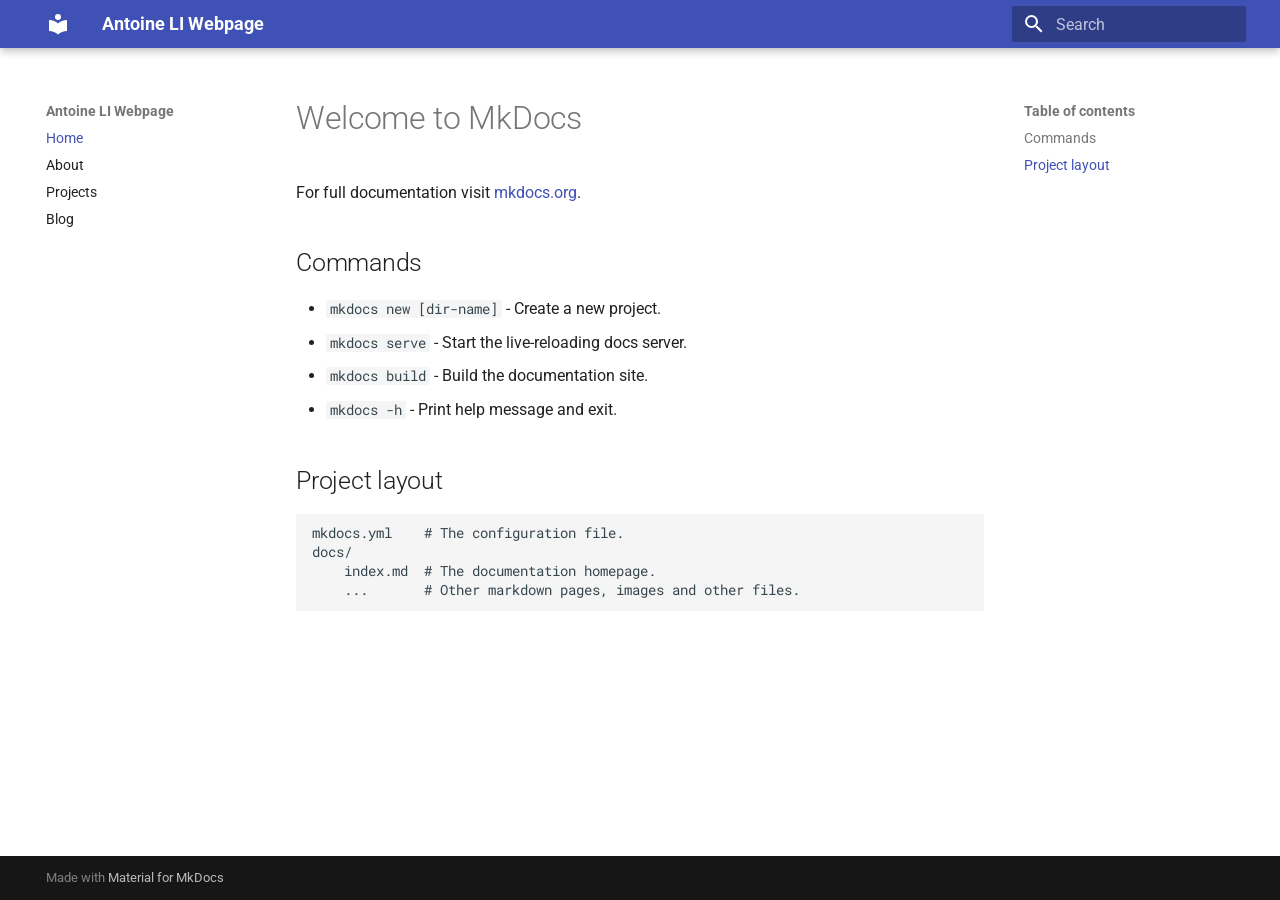
<file: index.html>
<!doctype html>
<html lang="en" class="no-js">
  <head>
    
      <meta charset="utf-8">
      <meta name="viewport" content="width=device-width,initial-scale=1">
      
      
      
        <link rel="canonical" href="https://antoinelii.github.io/">
      
      
      
        <link rel="next" href="about/">
      
      
      <link rel="icon" href="assets/images/favicon.png">
      <meta name="generator" content="mkdocs-1.6.1, mkdocs-material-9.6.18">
    
    
      
        <title>Antoine LI Webpage</title>
      
    
    
      <link rel="stylesheet" href="assets/stylesheets/main.7e37652d.min.css">
      
      


    
    
      
    
    
      
        
        
        <link rel="preconnect" href="https://fonts.gstatic.com" crossorigin>
        <link rel="stylesheet" href="https://fonts.googleapis.com/css?family=Roboto:300,300i,400,400i,700,700i%7CRoboto+Mono:400,400i,700,700i&display=fallback">
        <style>:root{--md-text-font:"Roboto";--md-code-font:"Roboto Mono"}</style>
      
    
    
    <script>__md_scope=new URL(".",location),__md_hash=e=>[...e].reduce(((e,_)=>(e<<5)-e+_.charCodeAt(0)),0),__md_get=(e,_=localStorage,t=__md_scope)=>JSON.parse(_.getItem(t.pathname+"."+e)),__md_set=(e,_,t=localStorage,a=__md_scope)=>{try{t.setItem(a.pathname+"."+e,JSON.stringify(_))}catch(e){}}</script>
    
      

    
    
    
  </head>
  
  
    <body dir="ltr">
  
    
    <input class="md-toggle" data-md-toggle="drawer" type="checkbox" id="__drawer" autocomplete="off">
    <input class="md-toggle" data-md-toggle="search" type="checkbox" id="__search" autocomplete="off">
    <label class="md-overlay" for="__drawer"></label>
    <div data-md-component="skip">
      
        
        <a href="#welcome-to-mkdocs" class="md-skip">
          Skip to content
        </a>
      
    </div>
    <div data-md-component="announce">
      
    </div>
    
    
      

  

<header class="md-header md-header--shadow" data-md-component="header">
  <nav class="md-header__inner md-grid" aria-label="Header">
    <a href="." title="Antoine LI Webpage" class="md-header__button md-logo" aria-label="Antoine LI Webpage" data-md-component="logo">
      
  
  <svg xmlns="http://www.w3.org/2000/svg" viewBox="0 0 24 24"><path d="M12 8a3 3 0 0 0 3-3 3 3 0 0 0-3-3 3 3 0 0 0-3 3 3 3 0 0 0 3 3m0 3.54C9.64 9.35 6.5 8 3 8v11c3.5 0 6.64 1.35 9 3.54 2.36-2.19 5.5-3.54 9-3.54V8c-3.5 0-6.64 1.35-9 3.54"/></svg>

    </a>
    <label class="md-header__button md-icon" for="__drawer">
      
      <svg xmlns="http://www.w3.org/2000/svg" viewBox="0 0 24 24"><path d="M3 6h18v2H3zm0 5h18v2H3zm0 5h18v2H3z"/></svg>
    </label>
    <div class="md-header__title" data-md-component="header-title">
      <div class="md-header__ellipsis">
        <div class="md-header__topic">
          <span class="md-ellipsis">
            Antoine LI Webpage
          </span>
        </div>
        <div class="md-header__topic" data-md-component="header-topic">
          <span class="md-ellipsis">
            
              Home
            
          </span>
        </div>
      </div>
    </div>
    
    
      <script>var palette=__md_get("__palette");if(palette&&palette.color){if("(prefers-color-scheme)"===palette.color.media){var media=matchMedia("(prefers-color-scheme: light)"),input=document.querySelector(media.matches?"[data-md-color-media='(prefers-color-scheme: light)']":"[data-md-color-media='(prefers-color-scheme: dark)']");palette.color.media=input.getAttribute("data-md-color-media"),palette.color.scheme=input.getAttribute("data-md-color-scheme"),palette.color.primary=input.getAttribute("data-md-color-primary"),palette.color.accent=input.getAttribute("data-md-color-accent")}for(var[key,value]of Object.entries(palette.color))document.body.setAttribute("data-md-color-"+key,value)}</script>
    
    
    
      
      
        <label class="md-header__button md-icon" for="__search">
          
          <svg xmlns="http://www.w3.org/2000/svg" viewBox="0 0 24 24"><path d="M9.5 3A6.5 6.5 0 0 1 16 9.5c0 1.61-.59 3.09-1.56 4.23l.27.27h.79l5 5-1.5 1.5-5-5v-.79l-.27-.27A6.52 6.52 0 0 1 9.5 16 6.5 6.5 0 0 1 3 9.5 6.5 6.5 0 0 1 9.5 3m0 2C7 5 5 7 5 9.5S7 14 9.5 14 14 12 14 9.5 12 5 9.5 5"/></svg>
        </label>
        <div class="md-search" data-md-component="search" role="dialog">
  <label class="md-search__overlay" for="__search"></label>
  <div class="md-search__inner" role="search">
    <form class="md-search__form" name="search">
      <input type="text" class="md-search__input" name="query" aria-label="Search" placeholder="Search" autocapitalize="off" autocorrect="off" autocomplete="off" spellcheck="false" data-md-component="search-query" required>
      <label class="md-search__icon md-icon" for="__search">
        
        <svg xmlns="http://www.w3.org/2000/svg" viewBox="0 0 24 24"><path d="M9.5 3A6.5 6.5 0 0 1 16 9.5c0 1.61-.59 3.09-1.56 4.23l.27.27h.79l5 5-1.5 1.5-5-5v-.79l-.27-.27A6.52 6.52 0 0 1 9.5 16 6.5 6.5 0 0 1 3 9.5 6.5 6.5 0 0 1 9.5 3m0 2C7 5 5 7 5 9.5S7 14 9.5 14 14 12 14 9.5 12 5 9.5 5"/></svg>
        
        <svg xmlns="http://www.w3.org/2000/svg" viewBox="0 0 24 24"><path d="M20 11v2H8l5.5 5.5-1.42 1.42L4.16 12l7.92-7.92L13.5 5.5 8 11z"/></svg>
      </label>
      <nav class="md-search__options" aria-label="Search">
        
        <button type="reset" class="md-search__icon md-icon" title="Clear" aria-label="Clear" tabindex="-1">
          
          <svg xmlns="http://www.w3.org/2000/svg" viewBox="0 0 24 24"><path d="M19 6.41 17.59 5 12 10.59 6.41 5 5 6.41 10.59 12 5 17.59 6.41 19 12 13.41 17.59 19 19 17.59 13.41 12z"/></svg>
        </button>
      </nav>
      
    </form>
    <div class="md-search__output">
      <div class="md-search__scrollwrap" tabindex="0" data-md-scrollfix>
        <div class="md-search-result" data-md-component="search-result">
          <div class="md-search-result__meta">
            Initializing search
          </div>
          <ol class="md-search-result__list" role="presentation"></ol>
        </div>
      </div>
    </div>
  </div>
</div>
      
    
    
  </nav>
  
</header>
    
    <div class="md-container" data-md-component="container">
      
      
        
          
        
      
      <main class="md-main" data-md-component="main">
        <div class="md-main__inner md-grid">
          
            
              
              <div class="md-sidebar md-sidebar--primary" data-md-component="sidebar" data-md-type="navigation" >
                <div class="md-sidebar__scrollwrap">
                  <div class="md-sidebar__inner">
                    



<nav class="md-nav md-nav--primary" aria-label="Navigation" data-md-level="0">
  <label class="md-nav__title" for="__drawer">
    <a href="." title="Antoine LI Webpage" class="md-nav__button md-logo" aria-label="Antoine LI Webpage" data-md-component="logo">
      
  
  <svg xmlns="http://www.w3.org/2000/svg" viewBox="0 0 24 24"><path d="M12 8a3 3 0 0 0 3-3 3 3 0 0 0-3-3 3 3 0 0 0-3 3 3 3 0 0 0 3 3m0 3.54C9.64 9.35 6.5 8 3 8v11c3.5 0 6.64 1.35 9 3.54 2.36-2.19 5.5-3.54 9-3.54V8c-3.5 0-6.64 1.35-9 3.54"/></svg>

    </a>
    Antoine LI Webpage
  </label>
  
  <ul class="md-nav__list" data-md-scrollfix>
    
      
      
  
  
    
  
  
  
    <li class="md-nav__item md-nav__item--active">
      
      <input class="md-nav__toggle md-toggle" type="checkbox" id="__toc">
      
      
        
      
      
        <label class="md-nav__link md-nav__link--active" for="__toc">
          
  
  
  <span class="md-ellipsis">
    Home
    
  </span>
  

          <span class="md-nav__icon md-icon"></span>
        </label>
      
      <a href="." class="md-nav__link md-nav__link--active">
        
  
  
  <span class="md-ellipsis">
    Home
    
  </span>
  

      </a>
      
        

<nav class="md-nav md-nav--secondary" aria-label="Table of contents">
  
  
  
    
  
  
    <label class="md-nav__title" for="__toc">
      <span class="md-nav__icon md-icon"></span>
      Table of contents
    </label>
    <ul class="md-nav__list" data-md-component="toc" data-md-scrollfix>
      
        <li class="md-nav__item">
  <a href="#commands" class="md-nav__link">
    <span class="md-ellipsis">
      Commands
    </span>
  </a>
  
</li>
      
        <li class="md-nav__item">
  <a href="#project-layout" class="md-nav__link">
    <span class="md-ellipsis">
      Project layout
    </span>
  </a>
  
</li>
      
    </ul>
  
</nav>
      
    </li>
  

    
      
      
  
  
  
  
    <li class="md-nav__item">
      <a href="about/" class="md-nav__link">
        
  
  
  <span class="md-ellipsis">
    About
    
  </span>
  

      </a>
    </li>
  

    
      
      
  
  
  
  
    <li class="md-nav__item">
      <a href="projects/" class="md-nav__link">
        
  
  
  <span class="md-ellipsis">
    Projects
    
  </span>
  

      </a>
    </li>
  

    
      
      
  
  
  
  
    <li class="md-nav__item">
      <a href="blog/" class="md-nav__link">
        
  
  
  <span class="md-ellipsis">
    Blog
    
  </span>
  

      </a>
    </li>
  

    
  </ul>
</nav>
                  </div>
                </div>
              </div>
            
            
              
              <div class="md-sidebar md-sidebar--secondary" data-md-component="sidebar" data-md-type="toc" >
                <div class="md-sidebar__scrollwrap">
                  <div class="md-sidebar__inner">
                    

<nav class="md-nav md-nav--secondary" aria-label="Table of contents">
  
  
  
    
  
  
    <label class="md-nav__title" for="__toc">
      <span class="md-nav__icon md-icon"></span>
      Table of contents
    </label>
    <ul class="md-nav__list" data-md-component="toc" data-md-scrollfix>
      
        <li class="md-nav__item">
  <a href="#commands" class="md-nav__link">
    <span class="md-ellipsis">
      Commands
    </span>
  </a>
  
</li>
      
        <li class="md-nav__item">
  <a href="#project-layout" class="md-nav__link">
    <span class="md-ellipsis">
      Project layout
    </span>
  </a>
  
</li>
      
    </ul>
  
</nav>
                  </div>
                </div>
              </div>
            
          
          
            <div class="md-content" data-md-component="content">
              <article class="md-content__inner md-typeset">
                
                  



<h1 id="welcome-to-mkdocs">Welcome to MkDocs</h1>
<p>For full documentation visit <a href="https://www.mkdocs.org">mkdocs.org</a>.</p>
<h2 id="commands">Commands</h2>
<ul>
<li><code>mkdocs new [dir-name]</code> - Create a new project.</li>
<li><code>mkdocs serve</code> - Start the live-reloading docs server.</li>
<li><code>mkdocs build</code> - Build the documentation site.</li>
<li><code>mkdocs -h</code> - Print help message and exit.</li>
</ul>
<h2 id="project-layout">Project layout</h2>
<pre><code>mkdocs.yml    # The configuration file.
docs/
    index.md  # The documentation homepage.
    ...       # Other markdown pages, images and other files.
</code></pre>












                
              </article>
            </div>
          
          
<script>var target=document.getElementById(location.hash.slice(1));target&&target.name&&(target.checked=target.name.startsWith("__tabbed_"))</script>
        </div>
        
      </main>
      
        <footer class="md-footer">
  
  <div class="md-footer-meta md-typeset">
    <div class="md-footer-meta__inner md-grid">
      <div class="md-copyright">
  
  
    Made with
    <a href="https://squidfunk.github.io/mkdocs-material/" target="_blank" rel="noopener">
      Material for MkDocs
    </a>
  
</div>
      
    </div>
  </div>
</footer>
      
    </div>
    <div class="md-dialog" data-md-component="dialog">
      <div class="md-dialog__inner md-typeset"></div>
    </div>
    
    
    
      
      <script id="__config" type="application/json">{"base": ".", "features": [], "search": "assets/javascripts/workers/search.973d3a69.min.js", "tags": null, "translations": {"clipboard.copied": "Copied to clipboard", "clipboard.copy": "Copy to clipboard", "search.result.more.one": "1 more on this page", "search.result.more.other": "# more on this page", "search.result.none": "No matching documents", "search.result.one": "1 matching document", "search.result.other": "# matching documents", "search.result.placeholder": "Type to start searching", "search.result.term.missing": "Missing", "select.version": "Select version"}, "version": null}</script>
    
    
      <script src="assets/javascripts/bundle.92b07e13.min.js"></script>
      
    
  </body>
</html>
</file>
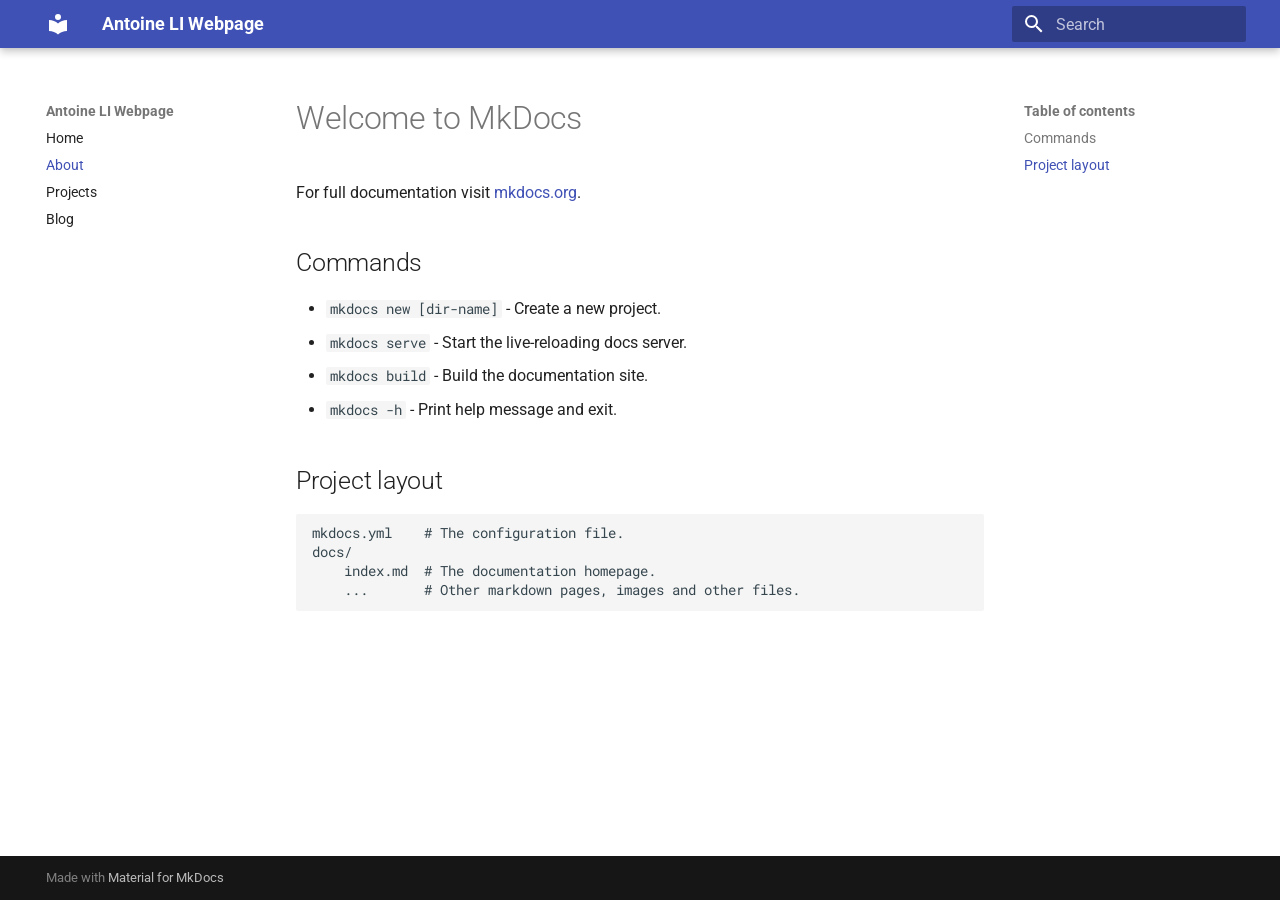
<file: about/index.html>
<!doctype html>
<html lang="en" class="no-js">
  <head>
    
      <meta charset="utf-8">
      <meta name="viewport" content="width=device-width,initial-scale=1">
      
      
      
        <link rel="canonical" href="https://antoinelii.github.io/about/">
      
      
        <link rel="prev" href="..">
      
      
        <link rel="next" href="../projects/">
      
      
      <link rel="icon" href="../assets/images/favicon.png">
      <meta name="generator" content="mkdocs-1.6.1, mkdocs-material-9.6.18">
    
    
      
        <title>About - Antoine LI Webpage</title>
      
    
    
      <link rel="stylesheet" href="../assets/stylesheets/main.7e37652d.min.css">
      
      


    
    
      
    
    
      
        
        
        <link rel="preconnect" href="https://fonts.gstatic.com" crossorigin>
        <link rel="stylesheet" href="https://fonts.googleapis.com/css?family=Roboto:300,300i,400,400i,700,700i%7CRoboto+Mono:400,400i,700,700i&display=fallback">
        <style>:root{--md-text-font:"Roboto";--md-code-font:"Roboto Mono"}</style>
      
    
    
    <script>__md_scope=new URL("..",location),__md_hash=e=>[...e].reduce(((e,_)=>(e<<5)-e+_.charCodeAt(0)),0),__md_get=(e,_=localStorage,t=__md_scope)=>JSON.parse(_.getItem(t.pathname+"."+e)),__md_set=(e,_,t=localStorage,a=__md_scope)=>{try{t.setItem(a.pathname+"."+e,JSON.stringify(_))}catch(e){}}</script>
    
      

    
    
    
  </head>
  
  
    <body dir="ltr">
  
    
    <input class="md-toggle" data-md-toggle="drawer" type="checkbox" id="__drawer" autocomplete="off">
    <input class="md-toggle" data-md-toggle="search" type="checkbox" id="__search" autocomplete="off">
    <label class="md-overlay" for="__drawer"></label>
    <div data-md-component="skip">
      
        
        <a href="#welcome-to-mkdocs" class="md-skip">
          Skip to content
        </a>
      
    </div>
    <div data-md-component="announce">
      
    </div>
    
    
      

  

<header class="md-header md-header--shadow" data-md-component="header">
  <nav class="md-header__inner md-grid" aria-label="Header">
    <a href=".." title="Antoine LI Webpage" class="md-header__button md-logo" aria-label="Antoine LI Webpage" data-md-component="logo">
      
  
  <svg xmlns="http://www.w3.org/2000/svg" viewBox="0 0 24 24"><path d="M12 8a3 3 0 0 0 3-3 3 3 0 0 0-3-3 3 3 0 0 0-3 3 3 3 0 0 0 3 3m0 3.54C9.64 9.35 6.5 8 3 8v11c3.5 0 6.64 1.35 9 3.54 2.36-2.19 5.5-3.54 9-3.54V8c-3.5 0-6.64 1.35-9 3.54"/></svg>

    </a>
    <label class="md-header__button md-icon" for="__drawer">
      
      <svg xmlns="http://www.w3.org/2000/svg" viewBox="0 0 24 24"><path d="M3 6h18v2H3zm0 5h18v2H3zm0 5h18v2H3z"/></svg>
    </label>
    <div class="md-header__title" data-md-component="header-title">
      <div class="md-header__ellipsis">
        <div class="md-header__topic">
          <span class="md-ellipsis">
            Antoine LI Webpage
          </span>
        </div>
        <div class="md-header__topic" data-md-component="header-topic">
          <span class="md-ellipsis">
            
              About
            
          </span>
        </div>
      </div>
    </div>
    
    
      <script>var palette=__md_get("__palette");if(palette&&palette.color){if("(prefers-color-scheme)"===palette.color.media){var media=matchMedia("(prefers-color-scheme: light)"),input=document.querySelector(media.matches?"[data-md-color-media='(prefers-color-scheme: light)']":"[data-md-color-media='(prefers-color-scheme: dark)']");palette.color.media=input.getAttribute("data-md-color-media"),palette.color.scheme=input.getAttribute("data-md-color-scheme"),palette.color.primary=input.getAttribute("data-md-color-primary"),palette.color.accent=input.getAttribute("data-md-color-accent")}for(var[key,value]of Object.entries(palette.color))document.body.setAttribute("data-md-color-"+key,value)}</script>
    
    
    
      
      
        <label class="md-header__button md-icon" for="__search">
          
          <svg xmlns="http://www.w3.org/2000/svg" viewBox="0 0 24 24"><path d="M9.5 3A6.5 6.5 0 0 1 16 9.5c0 1.61-.59 3.09-1.56 4.23l.27.27h.79l5 5-1.5 1.5-5-5v-.79l-.27-.27A6.52 6.52 0 0 1 9.5 16 6.5 6.5 0 0 1 3 9.5 6.5 6.5 0 0 1 9.5 3m0 2C7 5 5 7 5 9.5S7 14 9.5 14 14 12 14 9.5 12 5 9.5 5"/></svg>
        </label>
        <div class="md-search" data-md-component="search" role="dialog">
  <label class="md-search__overlay" for="__search"></label>
  <div class="md-search__inner" role="search">
    <form class="md-search__form" name="search">
      <input type="text" class="md-search__input" name="query" aria-label="Search" placeholder="Search" autocapitalize="off" autocorrect="off" autocomplete="off" spellcheck="false" data-md-component="search-query" required>
      <label class="md-search__icon md-icon" for="__search">
        
        <svg xmlns="http://www.w3.org/2000/svg" viewBox="0 0 24 24"><path d="M9.5 3A6.5 6.5 0 0 1 16 9.5c0 1.61-.59 3.09-1.56 4.23l.27.27h.79l5 5-1.5 1.5-5-5v-.79l-.27-.27A6.52 6.52 0 0 1 9.5 16 6.5 6.5 0 0 1 3 9.5 6.5 6.5 0 0 1 9.5 3m0 2C7 5 5 7 5 9.5S7 14 9.5 14 14 12 14 9.5 12 5 9.5 5"/></svg>
        
        <svg xmlns="http://www.w3.org/2000/svg" viewBox="0 0 24 24"><path d="M20 11v2H8l5.5 5.5-1.42 1.42L4.16 12l7.92-7.92L13.5 5.5 8 11z"/></svg>
      </label>
      <nav class="md-search__options" aria-label="Search">
        
        <button type="reset" class="md-search__icon md-icon" title="Clear" aria-label="Clear" tabindex="-1">
          
          <svg xmlns="http://www.w3.org/2000/svg" viewBox="0 0 24 24"><path d="M19 6.41 17.59 5 12 10.59 6.41 5 5 6.41 10.59 12 5 17.59 6.41 19 12 13.41 17.59 19 19 17.59 13.41 12z"/></svg>
        </button>
      </nav>
      
    </form>
    <div class="md-search__output">
      <div class="md-search__scrollwrap" tabindex="0" data-md-scrollfix>
        <div class="md-search-result" data-md-component="search-result">
          <div class="md-search-result__meta">
            Initializing search
          </div>
          <ol class="md-search-result__list" role="presentation"></ol>
        </div>
      </div>
    </div>
  </div>
</div>
      
    
    
  </nav>
  
</header>
    
    <div class="md-container" data-md-component="container">
      
      
        
          
        
      
      <main class="md-main" data-md-component="main">
        <div class="md-main__inner md-grid">
          
            
              
              <div class="md-sidebar md-sidebar--primary" data-md-component="sidebar" data-md-type="navigation" >
                <div class="md-sidebar__scrollwrap">
                  <div class="md-sidebar__inner">
                    



<nav class="md-nav md-nav--primary" aria-label="Navigation" data-md-level="0">
  <label class="md-nav__title" for="__drawer">
    <a href=".." title="Antoine LI Webpage" class="md-nav__button md-logo" aria-label="Antoine LI Webpage" data-md-component="logo">
      
  
  <svg xmlns="http://www.w3.org/2000/svg" viewBox="0 0 24 24"><path d="M12 8a3 3 0 0 0 3-3 3 3 0 0 0-3-3 3 3 0 0 0-3 3 3 3 0 0 0 3 3m0 3.54C9.64 9.35 6.5 8 3 8v11c3.5 0 6.64 1.35 9 3.54 2.36-2.19 5.5-3.54 9-3.54V8c-3.5 0-6.64 1.35-9 3.54"/></svg>

    </a>
    Antoine LI Webpage
  </label>
  
  <ul class="md-nav__list" data-md-scrollfix>
    
      
      
  
  
  
  
    <li class="md-nav__item">
      <a href=".." class="md-nav__link">
        
  
  
  <span class="md-ellipsis">
    Home
    
  </span>
  

      </a>
    </li>
  

    
      
      
  
  
    
  
  
  
    <li class="md-nav__item md-nav__item--active">
      
      <input class="md-nav__toggle md-toggle" type="checkbox" id="__toc">
      
      
        
      
      
        <label class="md-nav__link md-nav__link--active" for="__toc">
          
  
  
  <span class="md-ellipsis">
    About
    
  </span>
  

          <span class="md-nav__icon md-icon"></span>
        </label>
      
      <a href="./" class="md-nav__link md-nav__link--active">
        
  
  
  <span class="md-ellipsis">
    About
    
  </span>
  

      </a>
      
        

<nav class="md-nav md-nav--secondary" aria-label="Table of contents">
  
  
  
    
  
  
    <label class="md-nav__title" for="__toc">
      <span class="md-nav__icon md-icon"></span>
      Table of contents
    </label>
    <ul class="md-nav__list" data-md-component="toc" data-md-scrollfix>
      
        <li class="md-nav__item">
  <a href="#commands" class="md-nav__link">
    <span class="md-ellipsis">
      Commands
    </span>
  </a>
  
</li>
      
        <li class="md-nav__item">
  <a href="#project-layout" class="md-nav__link">
    <span class="md-ellipsis">
      Project layout
    </span>
  </a>
  
</li>
      
    </ul>
  
</nav>
      
    </li>
  

    
      
      
  
  
  
  
    <li class="md-nav__item">
      <a href="../projects/" class="md-nav__link">
        
  
  
  <span class="md-ellipsis">
    Projects
    
  </span>
  

      </a>
    </li>
  

    
      
      
  
  
  
  
    <li class="md-nav__item">
      <a href="../blog/" class="md-nav__link">
        
  
  
  <span class="md-ellipsis">
    Blog
    
  </span>
  

      </a>
    </li>
  

    
  </ul>
</nav>
                  </div>
                </div>
              </div>
            
            
              
              <div class="md-sidebar md-sidebar--secondary" data-md-component="sidebar" data-md-type="toc" >
                <div class="md-sidebar__scrollwrap">
                  <div class="md-sidebar__inner">
                    

<nav class="md-nav md-nav--secondary" aria-label="Table of contents">
  
  
  
    
  
  
    <label class="md-nav__title" for="__toc">
      <span class="md-nav__icon md-icon"></span>
      Table of contents
    </label>
    <ul class="md-nav__list" data-md-component="toc" data-md-scrollfix>
      
        <li class="md-nav__item">
  <a href="#commands" class="md-nav__link">
    <span class="md-ellipsis">
      Commands
    </span>
  </a>
  
</li>
      
        <li class="md-nav__item">
  <a href="#project-layout" class="md-nav__link">
    <span class="md-ellipsis">
      Project layout
    </span>
  </a>
  
</li>
      
    </ul>
  
</nav>
                  </div>
                </div>
              </div>
            
          
          
            <div class="md-content" data-md-component="content">
              <article class="md-content__inner md-typeset">
                
                  



<h1 id="welcome-to-mkdocs">Welcome to MkDocs</h1>
<p>For full documentation visit <a href="https://www.mkdocs.org">mkdocs.org</a>.</p>
<h2 id="commands">Commands</h2>
<ul>
<li><code>mkdocs new [dir-name]</code> - Create a new project.</li>
<li><code>mkdocs serve</code> - Start the live-reloading docs server.</li>
<li><code>mkdocs build</code> - Build the documentation site.</li>
<li><code>mkdocs -h</code> - Print help message and exit.</li>
</ul>
<h2 id="project-layout">Project layout</h2>
<pre><code>mkdocs.yml    # The configuration file.
docs/
    index.md  # The documentation homepage.
    ...       # Other markdown pages, images and other files.
</code></pre>












                
              </article>
            </div>
          
          
<script>var target=document.getElementById(location.hash.slice(1));target&&target.name&&(target.checked=target.name.startsWith("__tabbed_"))</script>
        </div>
        
      </main>
      
        <footer class="md-footer">
  
  <div class="md-footer-meta md-typeset">
    <div class="md-footer-meta__inner md-grid">
      <div class="md-copyright">
  
  
    Made with
    <a href="https://squidfunk.github.io/mkdocs-material/" target="_blank" rel="noopener">
      Material for MkDocs
    </a>
  
</div>
      
    </div>
  </div>
</footer>
      
    </div>
    <div class="md-dialog" data-md-component="dialog">
      <div class="md-dialog__inner md-typeset"></div>
    </div>
    
    
    
      
      <script id="__config" type="application/json">{"base": "..", "features": [], "search": "../assets/javascripts/workers/search.973d3a69.min.js", "tags": null, "translations": {"clipboard.copied": "Copied to clipboard", "clipboard.copy": "Copy to clipboard", "search.result.more.one": "1 more on this page", "search.result.more.other": "# more on this page", "search.result.none": "No matching documents", "search.result.one": "1 matching document", "search.result.other": "# matching documents", "search.result.placeholder": "Type to start searching", "search.result.term.missing": "Missing", "select.version": "Select version"}, "version": null}</script>
    
    
      <script src="../assets/javascripts/bundle.92b07e13.min.js"></script>
      
    
  </body>
</html>
</file>
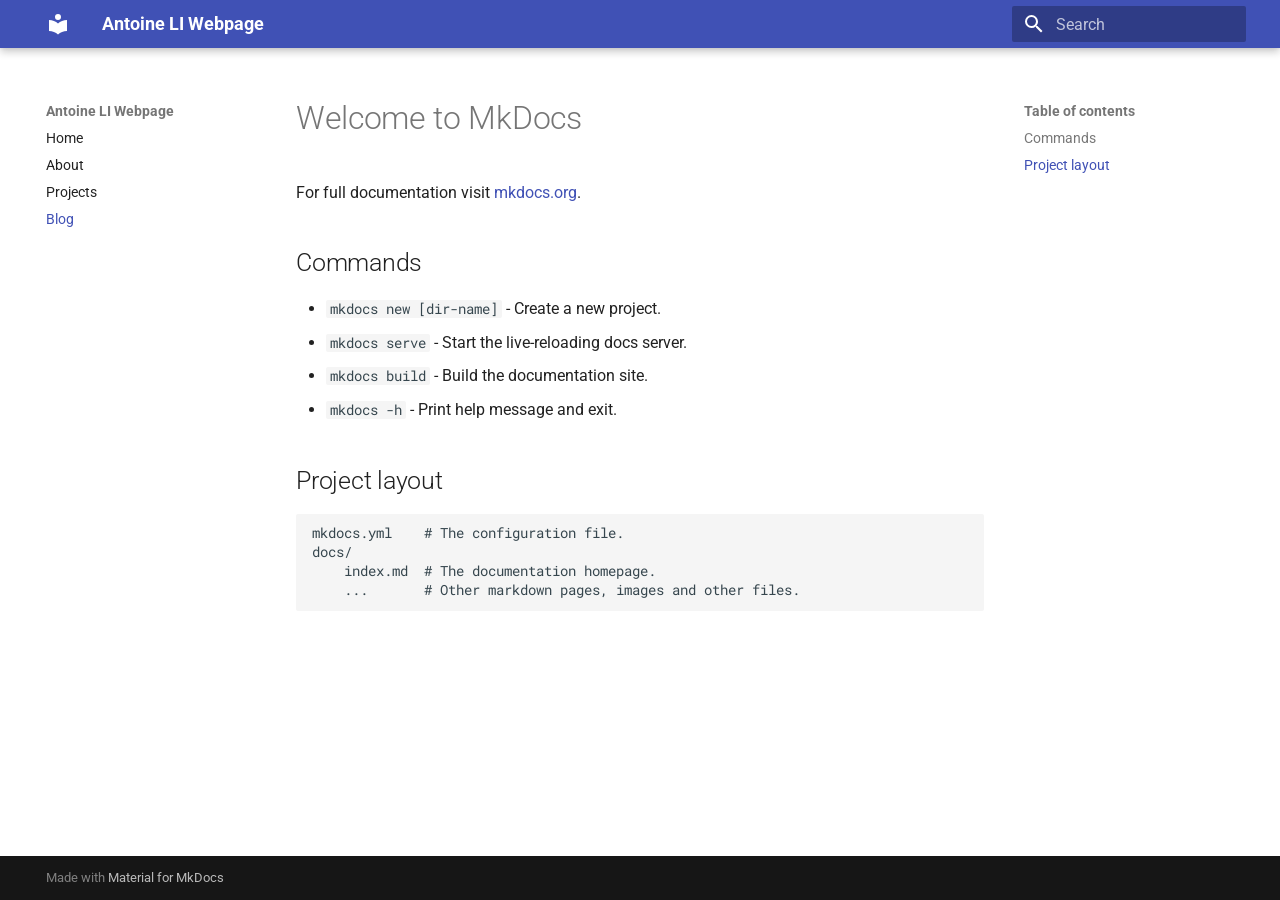
<file: blog/index.html>
<!doctype html>
<html lang="en" class="no-js">
  <head>
    
      <meta charset="utf-8">
      <meta name="viewport" content="width=device-width,initial-scale=1">
      
      
      
        <link rel="canonical" href="https://antoinelii.github.io/blog/">
      
      
        <link rel="prev" href="../projects/">
      
      
      
      <link rel="icon" href="../assets/images/favicon.png">
      <meta name="generator" content="mkdocs-1.6.1, mkdocs-material-9.6.18">
    
    
      
        <title>Blog - Antoine LI Webpage</title>
      
    
    
      <link rel="stylesheet" href="../assets/stylesheets/main.7e37652d.min.css">
      
      


    
    
      
    
    
      
        
        
        <link rel="preconnect" href="https://fonts.gstatic.com" crossorigin>
        <link rel="stylesheet" href="https://fonts.googleapis.com/css?family=Roboto:300,300i,400,400i,700,700i%7CRoboto+Mono:400,400i,700,700i&display=fallback">
        <style>:root{--md-text-font:"Roboto";--md-code-font:"Roboto Mono"}</style>
      
    
    
    <script>__md_scope=new URL("..",location),__md_hash=e=>[...e].reduce(((e,_)=>(e<<5)-e+_.charCodeAt(0)),0),__md_get=(e,_=localStorage,t=__md_scope)=>JSON.parse(_.getItem(t.pathname+"."+e)),__md_set=(e,_,t=localStorage,a=__md_scope)=>{try{t.setItem(a.pathname+"."+e,JSON.stringify(_))}catch(e){}}</script>
    
      

    
    
    
  </head>
  
  
    <body dir="ltr">
  
    
    <input class="md-toggle" data-md-toggle="drawer" type="checkbox" id="__drawer" autocomplete="off">
    <input class="md-toggle" data-md-toggle="search" type="checkbox" id="__search" autocomplete="off">
    <label class="md-overlay" for="__drawer"></label>
    <div data-md-component="skip">
      
        
        <a href="#welcome-to-mkdocs" class="md-skip">
          Skip to content
        </a>
      
    </div>
    <div data-md-component="announce">
      
    </div>
    
    
      

  

<header class="md-header md-header--shadow" data-md-component="header">
  <nav class="md-header__inner md-grid" aria-label="Header">
    <a href=".." title="Antoine LI Webpage" class="md-header__button md-logo" aria-label="Antoine LI Webpage" data-md-component="logo">
      
  
  <svg xmlns="http://www.w3.org/2000/svg" viewBox="0 0 24 24"><path d="M12 8a3 3 0 0 0 3-3 3 3 0 0 0-3-3 3 3 0 0 0-3 3 3 3 0 0 0 3 3m0 3.54C9.64 9.35 6.5 8 3 8v11c3.5 0 6.64 1.35 9 3.54 2.36-2.19 5.5-3.54 9-3.54V8c-3.5 0-6.64 1.35-9 3.54"/></svg>

    </a>
    <label class="md-header__button md-icon" for="__drawer">
      
      <svg xmlns="http://www.w3.org/2000/svg" viewBox="0 0 24 24"><path d="M3 6h18v2H3zm0 5h18v2H3zm0 5h18v2H3z"/></svg>
    </label>
    <div class="md-header__title" data-md-component="header-title">
      <div class="md-header__ellipsis">
        <div class="md-header__topic">
          <span class="md-ellipsis">
            Antoine LI Webpage
          </span>
        </div>
        <div class="md-header__topic" data-md-component="header-topic">
          <span class="md-ellipsis">
            
              Blog
            
          </span>
        </div>
      </div>
    </div>
    
    
      <script>var palette=__md_get("__palette");if(palette&&palette.color){if("(prefers-color-scheme)"===palette.color.media){var media=matchMedia("(prefers-color-scheme: light)"),input=document.querySelector(media.matches?"[data-md-color-media='(prefers-color-scheme: light)']":"[data-md-color-media='(prefers-color-scheme: dark)']");palette.color.media=input.getAttribute("data-md-color-media"),palette.color.scheme=input.getAttribute("data-md-color-scheme"),palette.color.primary=input.getAttribute("data-md-color-primary"),palette.color.accent=input.getAttribute("data-md-color-accent")}for(var[key,value]of Object.entries(palette.color))document.body.setAttribute("data-md-color-"+key,value)}</script>
    
    
    
      
      
        <label class="md-header__button md-icon" for="__search">
          
          <svg xmlns="http://www.w3.org/2000/svg" viewBox="0 0 24 24"><path d="M9.5 3A6.5 6.5 0 0 1 16 9.5c0 1.61-.59 3.09-1.56 4.23l.27.27h.79l5 5-1.5 1.5-5-5v-.79l-.27-.27A6.52 6.52 0 0 1 9.5 16 6.5 6.5 0 0 1 3 9.5 6.5 6.5 0 0 1 9.5 3m0 2C7 5 5 7 5 9.5S7 14 9.5 14 14 12 14 9.5 12 5 9.5 5"/></svg>
        </label>
        <div class="md-search" data-md-component="search" role="dialog">
  <label class="md-search__overlay" for="__search"></label>
  <div class="md-search__inner" role="search">
    <form class="md-search__form" name="search">
      <input type="text" class="md-search__input" name="query" aria-label="Search" placeholder="Search" autocapitalize="off" autocorrect="off" autocomplete="off" spellcheck="false" data-md-component="search-query" required>
      <label class="md-search__icon md-icon" for="__search">
        
        <svg xmlns="http://www.w3.org/2000/svg" viewBox="0 0 24 24"><path d="M9.5 3A6.5 6.5 0 0 1 16 9.5c0 1.61-.59 3.09-1.56 4.23l.27.27h.79l5 5-1.5 1.5-5-5v-.79l-.27-.27A6.52 6.52 0 0 1 9.5 16 6.5 6.5 0 0 1 3 9.5 6.5 6.5 0 0 1 9.5 3m0 2C7 5 5 7 5 9.5S7 14 9.5 14 14 12 14 9.5 12 5 9.5 5"/></svg>
        
        <svg xmlns="http://www.w3.org/2000/svg" viewBox="0 0 24 24"><path d="M20 11v2H8l5.5 5.5-1.42 1.42L4.16 12l7.92-7.92L13.5 5.5 8 11z"/></svg>
      </label>
      <nav class="md-search__options" aria-label="Search">
        
        <button type="reset" class="md-search__icon md-icon" title="Clear" aria-label="Clear" tabindex="-1">
          
          <svg xmlns="http://www.w3.org/2000/svg" viewBox="0 0 24 24"><path d="M19 6.41 17.59 5 12 10.59 6.41 5 5 6.41 10.59 12 5 17.59 6.41 19 12 13.41 17.59 19 19 17.59 13.41 12z"/></svg>
        </button>
      </nav>
      
    </form>
    <div class="md-search__output">
      <div class="md-search__scrollwrap" tabindex="0" data-md-scrollfix>
        <div class="md-search-result" data-md-component="search-result">
          <div class="md-search-result__meta">
            Initializing search
          </div>
          <ol class="md-search-result__list" role="presentation"></ol>
        </div>
      </div>
    </div>
  </div>
</div>
      
    
    
  </nav>
  
</header>
    
    <div class="md-container" data-md-component="container">
      
      
        
          
        
      
      <main class="md-main" data-md-component="main">
        <div class="md-main__inner md-grid">
          
            
              
              <div class="md-sidebar md-sidebar--primary" data-md-component="sidebar" data-md-type="navigation" >
                <div class="md-sidebar__scrollwrap">
                  <div class="md-sidebar__inner">
                    



<nav class="md-nav md-nav--primary" aria-label="Navigation" data-md-level="0">
  <label class="md-nav__title" for="__drawer">
    <a href=".." title="Antoine LI Webpage" class="md-nav__button md-logo" aria-label="Antoine LI Webpage" data-md-component="logo">
      
  
  <svg xmlns="http://www.w3.org/2000/svg" viewBox="0 0 24 24"><path d="M12 8a3 3 0 0 0 3-3 3 3 0 0 0-3-3 3 3 0 0 0-3 3 3 3 0 0 0 3 3m0 3.54C9.64 9.35 6.5 8 3 8v11c3.5 0 6.64 1.35 9 3.54 2.36-2.19 5.5-3.54 9-3.54V8c-3.5 0-6.64 1.35-9 3.54"/></svg>

    </a>
    Antoine LI Webpage
  </label>
  
  <ul class="md-nav__list" data-md-scrollfix>
    
      
      
  
  
  
  
    <li class="md-nav__item">
      <a href=".." class="md-nav__link">
        
  
  
  <span class="md-ellipsis">
    Home
    
  </span>
  

      </a>
    </li>
  

    
      
      
  
  
  
  
    <li class="md-nav__item">
      <a href="../about/" class="md-nav__link">
        
  
  
  <span class="md-ellipsis">
    About
    
  </span>
  

      </a>
    </li>
  

    
      
      
  
  
  
  
    <li class="md-nav__item">
      <a href="../projects/" class="md-nav__link">
        
  
  
  <span class="md-ellipsis">
    Projects
    
  </span>
  

      </a>
    </li>
  

    
      
      
  
  
    
  
  
  
    <li class="md-nav__item md-nav__item--active">
      
      <input class="md-nav__toggle md-toggle" type="checkbox" id="__toc">
      
      
        
      
      
        <label class="md-nav__link md-nav__link--active" for="__toc">
          
  
  
  <span class="md-ellipsis">
    Blog
    
  </span>
  

          <span class="md-nav__icon md-icon"></span>
        </label>
      
      <a href="./" class="md-nav__link md-nav__link--active">
        
  
  
  <span class="md-ellipsis">
    Blog
    
  </span>
  

      </a>
      
        

<nav class="md-nav md-nav--secondary" aria-label="Table of contents">
  
  
  
    
  
  
    <label class="md-nav__title" for="__toc">
      <span class="md-nav__icon md-icon"></span>
      Table of contents
    </label>
    <ul class="md-nav__list" data-md-component="toc" data-md-scrollfix>
      
        <li class="md-nav__item">
  <a href="#commands" class="md-nav__link">
    <span class="md-ellipsis">
      Commands
    </span>
  </a>
  
</li>
      
        <li class="md-nav__item">
  <a href="#project-layout" class="md-nav__link">
    <span class="md-ellipsis">
      Project layout
    </span>
  </a>
  
</li>
      
    </ul>
  
</nav>
      
    </li>
  

    
  </ul>
</nav>
                  </div>
                </div>
              </div>
            
            
              
              <div class="md-sidebar md-sidebar--secondary" data-md-component="sidebar" data-md-type="toc" >
                <div class="md-sidebar__scrollwrap">
                  <div class="md-sidebar__inner">
                    

<nav class="md-nav md-nav--secondary" aria-label="Table of contents">
  
  
  
    
  
  
    <label class="md-nav__title" for="__toc">
      <span class="md-nav__icon md-icon"></span>
      Table of contents
    </label>
    <ul class="md-nav__list" data-md-component="toc" data-md-scrollfix>
      
        <li class="md-nav__item">
  <a href="#commands" class="md-nav__link">
    <span class="md-ellipsis">
      Commands
    </span>
  </a>
  
</li>
      
        <li class="md-nav__item">
  <a href="#project-layout" class="md-nav__link">
    <span class="md-ellipsis">
      Project layout
    </span>
  </a>
  
</li>
      
    </ul>
  
</nav>
                  </div>
                </div>
              </div>
            
          
          
            <div class="md-content" data-md-component="content">
              <article class="md-content__inner md-typeset">
                
                  



<h1 id="welcome-to-mkdocs">Welcome to MkDocs</h1>
<p>For full documentation visit <a href="https://www.mkdocs.org">mkdocs.org</a>.</p>
<h2 id="commands">Commands</h2>
<ul>
<li><code>mkdocs new [dir-name]</code> - Create a new project.</li>
<li><code>mkdocs serve</code> - Start the live-reloading docs server.</li>
<li><code>mkdocs build</code> - Build the documentation site.</li>
<li><code>mkdocs -h</code> - Print help message and exit.</li>
</ul>
<h2 id="project-layout">Project layout</h2>
<pre><code>mkdocs.yml    # The configuration file.
docs/
    index.md  # The documentation homepage.
    ...       # Other markdown pages, images and other files.
</code></pre>












                
              </article>
            </div>
          
          
<script>var target=document.getElementById(location.hash.slice(1));target&&target.name&&(target.checked=target.name.startsWith("__tabbed_"))</script>
        </div>
        
      </main>
      
        <footer class="md-footer">
  
  <div class="md-footer-meta md-typeset">
    <div class="md-footer-meta__inner md-grid">
      <div class="md-copyright">
  
  
    Made with
    <a href="https://squidfunk.github.io/mkdocs-material/" target="_blank" rel="noopener">
      Material for MkDocs
    </a>
  
</div>
      
    </div>
  </div>
</footer>
      
    </div>
    <div class="md-dialog" data-md-component="dialog">
      <div class="md-dialog__inner md-typeset"></div>
    </div>
    
    
    
      
      <script id="__config" type="application/json">{"base": "..", "features": [], "search": "../assets/javascripts/workers/search.973d3a69.min.js", "tags": null, "translations": {"clipboard.copied": "Copied to clipboard", "clipboard.copy": "Copy to clipboard", "search.result.more.one": "1 more on this page", "search.result.more.other": "# more on this page", "search.result.none": "No matching documents", "search.result.one": "1 matching document", "search.result.other": "# matching documents", "search.result.placeholder": "Type to start searching", "search.result.term.missing": "Missing", "select.version": "Select version"}, "version": null}</script>
    
    
      <script src="../assets/javascripts/bundle.92b07e13.min.js"></script>
      
    
  </body>
</html>
</file>
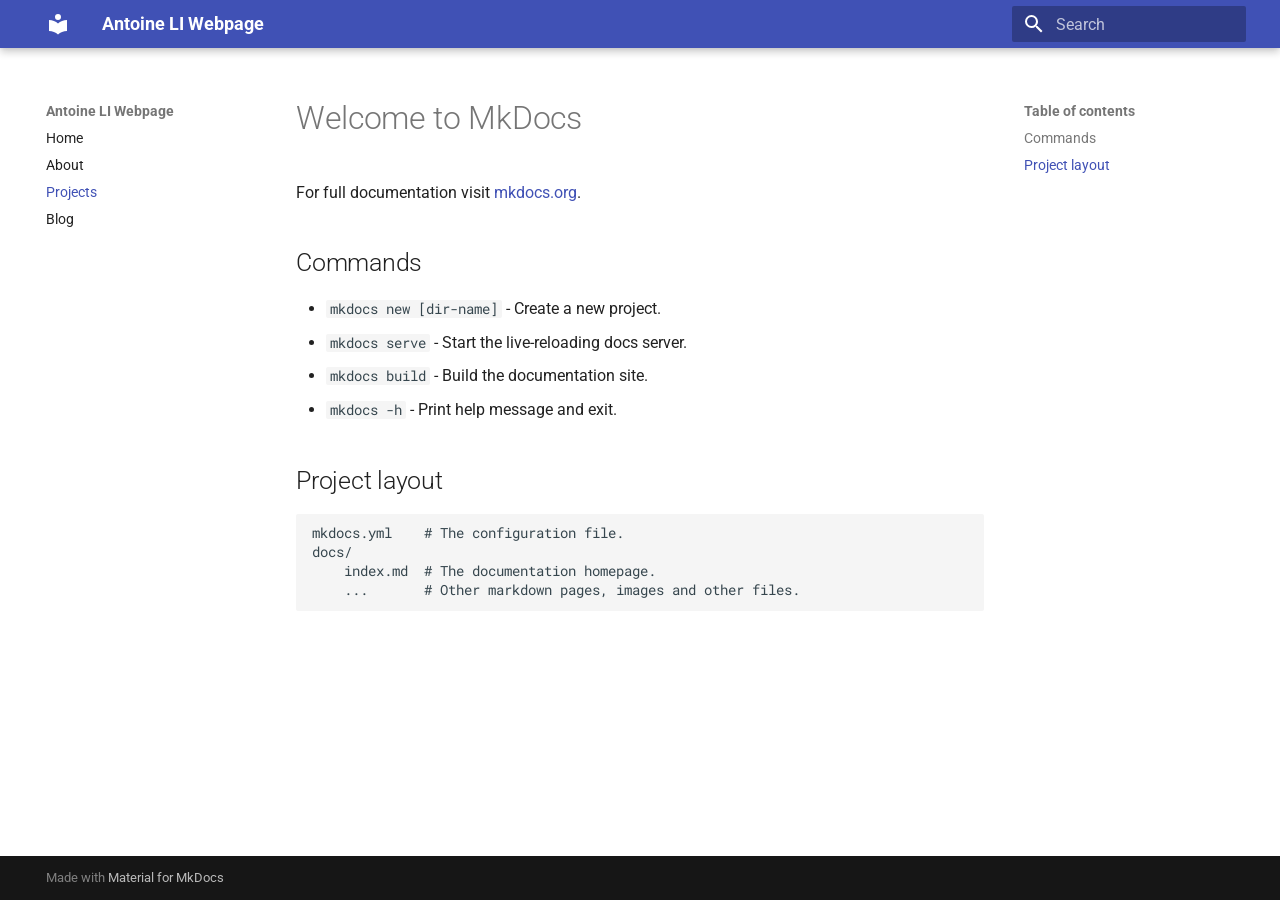
<file: projects/index.html>
<!doctype html>
<html lang="en" class="no-js">
  <head>
    
      <meta charset="utf-8">
      <meta name="viewport" content="width=device-width,initial-scale=1">
      
      
      
        <link rel="canonical" href="https://antoinelii.github.io/projects/">
      
      
        <link rel="prev" href="../about/">
      
      
        <link rel="next" href="../blog/">
      
      
      <link rel="icon" href="../assets/images/favicon.png">
      <meta name="generator" content="mkdocs-1.6.1, mkdocs-material-9.6.18">
    
    
      
        <title>Projects - Antoine LI Webpage</title>
      
    
    
      <link rel="stylesheet" href="../assets/stylesheets/main.7e37652d.min.css">
      
      


    
    
      
    
    
      
        
        
        <link rel="preconnect" href="https://fonts.gstatic.com" crossorigin>
        <link rel="stylesheet" href="https://fonts.googleapis.com/css?family=Roboto:300,300i,400,400i,700,700i%7CRoboto+Mono:400,400i,700,700i&display=fallback">
        <style>:root{--md-text-font:"Roboto";--md-code-font:"Roboto Mono"}</style>
      
    
    
    <script>__md_scope=new URL("..",location),__md_hash=e=>[...e].reduce(((e,_)=>(e<<5)-e+_.charCodeAt(0)),0),__md_get=(e,_=localStorage,t=__md_scope)=>JSON.parse(_.getItem(t.pathname+"."+e)),__md_set=(e,_,t=localStorage,a=__md_scope)=>{try{t.setItem(a.pathname+"."+e,JSON.stringify(_))}catch(e){}}</script>
    
      

    
    
    
  </head>
  
  
    <body dir="ltr">
  
    
    <input class="md-toggle" data-md-toggle="drawer" type="checkbox" id="__drawer" autocomplete="off">
    <input class="md-toggle" data-md-toggle="search" type="checkbox" id="__search" autocomplete="off">
    <label class="md-overlay" for="__drawer"></label>
    <div data-md-component="skip">
      
        
        <a href="#welcome-to-mkdocs" class="md-skip">
          Skip to content
        </a>
      
    </div>
    <div data-md-component="announce">
      
    </div>
    
    
      

  

<header class="md-header md-header--shadow" data-md-component="header">
  <nav class="md-header__inner md-grid" aria-label="Header">
    <a href=".." title="Antoine LI Webpage" class="md-header__button md-logo" aria-label="Antoine LI Webpage" data-md-component="logo">
      
  
  <svg xmlns="http://www.w3.org/2000/svg" viewBox="0 0 24 24"><path d="M12 8a3 3 0 0 0 3-3 3 3 0 0 0-3-3 3 3 0 0 0-3 3 3 3 0 0 0 3 3m0 3.54C9.64 9.35 6.5 8 3 8v11c3.5 0 6.64 1.35 9 3.54 2.36-2.19 5.5-3.54 9-3.54V8c-3.5 0-6.64 1.35-9 3.54"/></svg>

    </a>
    <label class="md-header__button md-icon" for="__drawer">
      
      <svg xmlns="http://www.w3.org/2000/svg" viewBox="0 0 24 24"><path d="M3 6h18v2H3zm0 5h18v2H3zm0 5h18v2H3z"/></svg>
    </label>
    <div class="md-header__title" data-md-component="header-title">
      <div class="md-header__ellipsis">
        <div class="md-header__topic">
          <span class="md-ellipsis">
            Antoine LI Webpage
          </span>
        </div>
        <div class="md-header__topic" data-md-component="header-topic">
          <span class="md-ellipsis">
            
              Projects
            
          </span>
        </div>
      </div>
    </div>
    
    
      <script>var palette=__md_get("__palette");if(palette&&palette.color){if("(prefers-color-scheme)"===palette.color.media){var media=matchMedia("(prefers-color-scheme: light)"),input=document.querySelector(media.matches?"[data-md-color-media='(prefers-color-scheme: light)']":"[data-md-color-media='(prefers-color-scheme: dark)']");palette.color.media=input.getAttribute("data-md-color-media"),palette.color.scheme=input.getAttribute("data-md-color-scheme"),palette.color.primary=input.getAttribute("data-md-color-primary"),palette.color.accent=input.getAttribute("data-md-color-accent")}for(var[key,value]of Object.entries(palette.color))document.body.setAttribute("data-md-color-"+key,value)}</script>
    
    
    
      
      
        <label class="md-header__button md-icon" for="__search">
          
          <svg xmlns="http://www.w3.org/2000/svg" viewBox="0 0 24 24"><path d="M9.5 3A6.5 6.5 0 0 1 16 9.5c0 1.61-.59 3.09-1.56 4.23l.27.27h.79l5 5-1.5 1.5-5-5v-.79l-.27-.27A6.52 6.52 0 0 1 9.5 16 6.5 6.5 0 0 1 3 9.5 6.5 6.5 0 0 1 9.5 3m0 2C7 5 5 7 5 9.5S7 14 9.5 14 14 12 14 9.5 12 5 9.5 5"/></svg>
        </label>
        <div class="md-search" data-md-component="search" role="dialog">
  <label class="md-search__overlay" for="__search"></label>
  <div class="md-search__inner" role="search">
    <form class="md-search__form" name="search">
      <input type="text" class="md-search__input" name="query" aria-label="Search" placeholder="Search" autocapitalize="off" autocorrect="off" autocomplete="off" spellcheck="false" data-md-component="search-query" required>
      <label class="md-search__icon md-icon" for="__search">
        
        <svg xmlns="http://www.w3.org/2000/svg" viewBox="0 0 24 24"><path d="M9.5 3A6.5 6.5 0 0 1 16 9.5c0 1.61-.59 3.09-1.56 4.23l.27.27h.79l5 5-1.5 1.5-5-5v-.79l-.27-.27A6.52 6.52 0 0 1 9.5 16 6.5 6.5 0 0 1 3 9.5 6.5 6.5 0 0 1 9.5 3m0 2C7 5 5 7 5 9.5S7 14 9.5 14 14 12 14 9.5 12 5 9.5 5"/></svg>
        
        <svg xmlns="http://www.w3.org/2000/svg" viewBox="0 0 24 24"><path d="M20 11v2H8l5.5 5.5-1.42 1.42L4.16 12l7.92-7.92L13.5 5.5 8 11z"/></svg>
      </label>
      <nav class="md-search__options" aria-label="Search">
        
        <button type="reset" class="md-search__icon md-icon" title="Clear" aria-label="Clear" tabindex="-1">
          
          <svg xmlns="http://www.w3.org/2000/svg" viewBox="0 0 24 24"><path d="M19 6.41 17.59 5 12 10.59 6.41 5 5 6.41 10.59 12 5 17.59 6.41 19 12 13.41 17.59 19 19 17.59 13.41 12z"/></svg>
        </button>
      </nav>
      
    </form>
    <div class="md-search__output">
      <div class="md-search__scrollwrap" tabindex="0" data-md-scrollfix>
        <div class="md-search-result" data-md-component="search-result">
          <div class="md-search-result__meta">
            Initializing search
          </div>
          <ol class="md-search-result__list" role="presentation"></ol>
        </div>
      </div>
    </div>
  </div>
</div>
      
    
    
  </nav>
  
</header>
    
    <div class="md-container" data-md-component="container">
      
      
        
          
        
      
      <main class="md-main" data-md-component="main">
        <div class="md-main__inner md-grid">
          
            
              
              <div class="md-sidebar md-sidebar--primary" data-md-component="sidebar" data-md-type="navigation" >
                <div class="md-sidebar__scrollwrap">
                  <div class="md-sidebar__inner">
                    



<nav class="md-nav md-nav--primary" aria-label="Navigation" data-md-level="0">
  <label class="md-nav__title" for="__drawer">
    <a href=".." title="Antoine LI Webpage" class="md-nav__button md-logo" aria-label="Antoine LI Webpage" data-md-component="logo">
      
  
  <svg xmlns="http://www.w3.org/2000/svg" viewBox="0 0 24 24"><path d="M12 8a3 3 0 0 0 3-3 3 3 0 0 0-3-3 3 3 0 0 0-3 3 3 3 0 0 0 3 3m0 3.54C9.64 9.35 6.5 8 3 8v11c3.5 0 6.64 1.35 9 3.54 2.36-2.19 5.5-3.54 9-3.54V8c-3.5 0-6.64 1.35-9 3.54"/></svg>

    </a>
    Antoine LI Webpage
  </label>
  
  <ul class="md-nav__list" data-md-scrollfix>
    
      
      
  
  
  
  
    <li class="md-nav__item">
      <a href=".." class="md-nav__link">
        
  
  
  <span class="md-ellipsis">
    Home
    
  </span>
  

      </a>
    </li>
  

    
      
      
  
  
  
  
    <li class="md-nav__item">
      <a href="../about/" class="md-nav__link">
        
  
  
  <span class="md-ellipsis">
    About
    
  </span>
  

      </a>
    </li>
  

    
      
      
  
  
    
  
  
  
    <li class="md-nav__item md-nav__item--active">
      
      <input class="md-nav__toggle md-toggle" type="checkbox" id="__toc">
      
      
        
      
      
        <label class="md-nav__link md-nav__link--active" for="__toc">
          
  
  
  <span class="md-ellipsis">
    Projects
    
  </span>
  

          <span class="md-nav__icon md-icon"></span>
        </label>
      
      <a href="./" class="md-nav__link md-nav__link--active">
        
  
  
  <span class="md-ellipsis">
    Projects
    
  </span>
  

      </a>
      
        

<nav class="md-nav md-nav--secondary" aria-label="Table of contents">
  
  
  
    
  
  
    <label class="md-nav__title" for="__toc">
      <span class="md-nav__icon md-icon"></span>
      Table of contents
    </label>
    <ul class="md-nav__list" data-md-component="toc" data-md-scrollfix>
      
        <li class="md-nav__item">
  <a href="#commands" class="md-nav__link">
    <span class="md-ellipsis">
      Commands
    </span>
  </a>
  
</li>
      
        <li class="md-nav__item">
  <a href="#project-layout" class="md-nav__link">
    <span class="md-ellipsis">
      Project layout
    </span>
  </a>
  
</li>
      
    </ul>
  
</nav>
      
    </li>
  

    
      
      
  
  
  
  
    <li class="md-nav__item">
      <a href="../blog/" class="md-nav__link">
        
  
  
  <span class="md-ellipsis">
    Blog
    
  </span>
  

      </a>
    </li>
  

    
  </ul>
</nav>
                  </div>
                </div>
              </div>
            
            
              
              <div class="md-sidebar md-sidebar--secondary" data-md-component="sidebar" data-md-type="toc" >
                <div class="md-sidebar__scrollwrap">
                  <div class="md-sidebar__inner">
                    

<nav class="md-nav md-nav--secondary" aria-label="Table of contents">
  
  
  
    
  
  
    <label class="md-nav__title" for="__toc">
      <span class="md-nav__icon md-icon"></span>
      Table of contents
    </label>
    <ul class="md-nav__list" data-md-component="toc" data-md-scrollfix>
      
        <li class="md-nav__item">
  <a href="#commands" class="md-nav__link">
    <span class="md-ellipsis">
      Commands
    </span>
  </a>
  
</li>
      
        <li class="md-nav__item">
  <a href="#project-layout" class="md-nav__link">
    <span class="md-ellipsis">
      Project layout
    </span>
  </a>
  
</li>
      
    </ul>
  
</nav>
                  </div>
                </div>
              </div>
            
          
          
            <div class="md-content" data-md-component="content">
              <article class="md-content__inner md-typeset">
                
                  



<h1 id="welcome-to-mkdocs">Welcome to MkDocs</h1>
<p>For full documentation visit <a href="https://www.mkdocs.org">mkdocs.org</a>.</p>
<h2 id="commands">Commands</h2>
<ul>
<li><code>mkdocs new [dir-name]</code> - Create a new project.</li>
<li><code>mkdocs serve</code> - Start the live-reloading docs server.</li>
<li><code>mkdocs build</code> - Build the documentation site.</li>
<li><code>mkdocs -h</code> - Print help message and exit.</li>
</ul>
<h2 id="project-layout">Project layout</h2>
<pre><code>mkdocs.yml    # The configuration file.
docs/
    index.md  # The documentation homepage.
    ...       # Other markdown pages, images and other files.
</code></pre>












                
              </article>
            </div>
          
          
<script>var target=document.getElementById(location.hash.slice(1));target&&target.name&&(target.checked=target.name.startsWith("__tabbed_"))</script>
        </div>
        
      </main>
      
        <footer class="md-footer">
  
  <div class="md-footer-meta md-typeset">
    <div class="md-footer-meta__inner md-grid">
      <div class="md-copyright">
  
  
    Made with
    <a href="https://squidfunk.github.io/mkdocs-material/" target="_blank" rel="noopener">
      Material for MkDocs
    </a>
  
</div>
      
    </div>
  </div>
</footer>
      
    </div>
    <div class="md-dialog" data-md-component="dialog">
      <div class="md-dialog__inner md-typeset"></div>
    </div>
    
    
    
      
      <script id="__config" type="application/json">{"base": "..", "features": [], "search": "../assets/javascripts/workers/search.973d3a69.min.js", "tags": null, "translations": {"clipboard.copied": "Copied to clipboard", "clipboard.copy": "Copy to clipboard", "search.result.more.one": "1 more on this page", "search.result.more.other": "# more on this page", "search.result.none": "No matching documents", "search.result.one": "1 matching document", "search.result.other": "# matching documents", "search.result.placeholder": "Type to start searching", "search.result.term.missing": "Missing", "select.version": "Select version"}, "version": null}</script>
    
    
      <script src="../assets/javascripts/bundle.92b07e13.min.js"></script>
      
    
  </body>
</html>
</file>
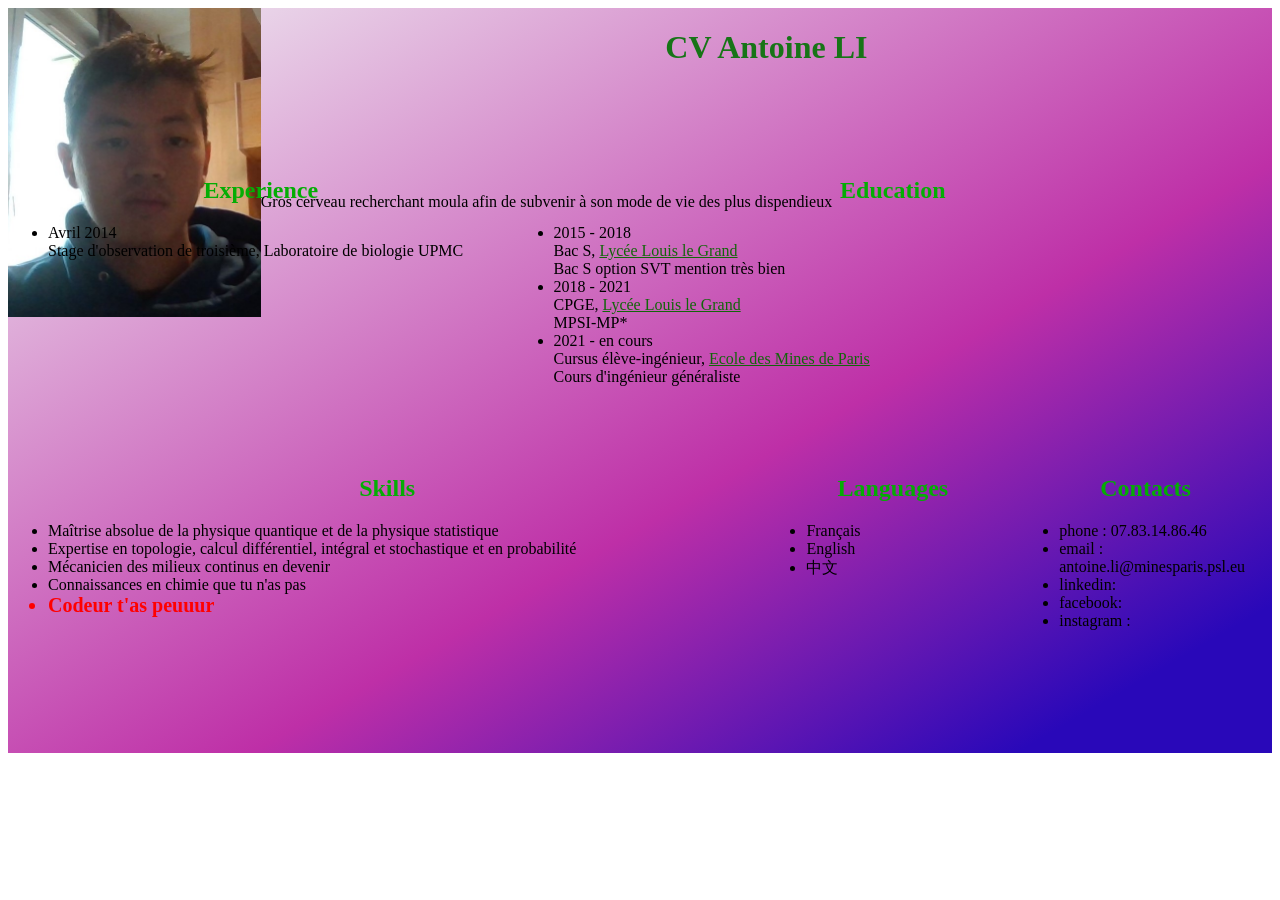
<file: mycv.html>
<!DOCTYPE html>
<html>
    <head>
        <link href="http://fonts.cdnfonts.com/css/bauhaus-modern" rel="stylesheet">
        <link rel="stylesheet" href="mycv.css">
        <title>CV Antoine LI</title>
    </head>
    <body>
        <div class="background">
            <div class="generalcontainer">
                <div class = "headercontainer">
                    <div id="photo">
                        <img id=img src="matête.jpg">
                    </div>
                    <div id="title">
                        <h1> CV Antoine LI</h1>
                    </div>
                    <div id="description">
                        Gros cerveau recherchant moula afin de subvenir à son mode de vie
                        des plus dispendieux
                    </div>
                </div>
                <div class="contentcontainer">
                    <div class="experience">
                        <h2>
                            Experience
                        </h2>
                        <ul>
                            <li>Avril 2014<br>
                                Stage d'observation de troisième,
                                Laboratoire de biologie UPMC
                            </li>
                        </ul>
                    </div>
                    <div class= "education">
                        <h2>
                            Education
                        </h2>
                        <ul>
                            <li>2015 - 2018<br>
                                Bac S, <a href = 'https://www.louislegrand.fr' target='_'>Lycée Louis le Grand</a><br>
                                Bac S option SVT mention très bien
                            </li>
                            <li>
                                2018 - 2021<br>
                                CPGE, <a href = 'https://www.louislegrand.fr' target="_">Lycée Louis le Grand</a> <br>
                                MPSI-MP*
                            </li>
                            <li>
                                2021 - en cours<br>
                                Cursus élève-ingénieur, <a href = 'https://www.minesparis.psl.eu' target="_">Ecole des Mines de Paris</a><br>
                                Cours d'ingénieur généraliste
                            </li>
                        </ul>
                    </div>
                    <div class="skills">
                        <h2>
                            Skills
                        </h2>
                        <ul>
                            <li>
                                Maîtrise absolue de la physique quantique
                                et de la physique statistique
                            </li>
                            <li>
                                Expertise en topologie, calcul différentiel,
                                intégral et stochastique et en probabilité
                            </li>
                            <li>
                                Mécanicien des milieux continus en devenir
                            </li>
                            <li>
                                Connaissances en chimie que tu n'as pas
                            </li>
                            <li id ='cod'>Codeur t'as peuuur</li>
                        </ul>
                    </div>
                    <div class="languages">
                        <h2>
                            Languages
                        </h2>
                        <ul>
                            <li>
                                Français
                            </li>
                            <li>
                                English
                            </li>
                            <li>
                                中文
                            </li>
                        </ul>
                    </div>
                    <div class="contacts">
                        <h2>
                            Contacts
                        </h2>
                        <ul>
                            <li>phone : 07.83.14.86.46</li>
                            <li>email : antoine.li@minesparis.psl.eu</li>
                            <li>linkedin:</li>
                            <li>facebook:</li>
                            <li>instagram :</li>
                        </ul>
                    </div>
                </div>
            </div>
        </div>
    </body>
</html>
</file>
<file: mycv.css>
h1 { font-family: broadway;
    text-align: center;
    color: rgb(23, 116, 23)}
h2 { font-family: Bauhaus Modern;
    text-align: center;
    color: rgb(4, 173, 4)}
li {font-family: rockwell;
    color: rgb(0, 0, 0)}
#cod { color: red;
    font-size: 20px;
    font-weight: bold}
a {color: rgb(18, 102, 10)}
hr {color:rgb(18, 102, 10);
}
.background {background-image : 
    linear-gradient(150deg, #f1f4f5 0%, #be2fa7 60%, #2908b9 90%);
}

.generalcontainer{display:grid;
    grid-template-rows: 20% 1fr;
    grid-template-areas:"header" "content"}
.headercontainer{grid-area: header;
    display:grid;
    grid-template-columns: 20% 1fr;
    grid-template-areas: 
    "photo title"
    "photo description"

}
#photo {grid-area:photo}
#img{
    width:100%;
    height:100%
}
#title {grid-area:title}
#description {grid-area:description;
    font-family: broadway
}

.contentcontainer{grid-area: content;
    display: grid;
    grid-template-columns: repeat(5, 1fr);
    grid-template-rows: 50% 30%
}
.experience{grid-area: 1/1/2/3;
    width: 100%;
    height: 100%
}
.education{grid-area: 1/3/2/-1;
    width: 100%;
    height: 100%
}
.skills{grid-area: 2/1/-1/4;
    width: 100%;
    height: 100%
}
.languages{grid-area: 2/4/-1/5;
    width: 100%;
    height: 100%
}
.contacts{grid-area: 2/5/-1/-1;
    width: 100%;
    height: 100%
}
</file>
<file: assets/stylesheets/main.7e37652d.min.css>
@charset "UTF-8";html{-webkit-text-size-adjust:none;-moz-text-size-adjust:none;text-size-adjust:none;box-sizing:border-box}*,:after,:before{box-sizing:inherit}@media (prefers-reduced-motion){*,:after,:before{transition:none!important}}body{margin:0}a,button,input,label{-webkit-tap-highlight-color:transparent}a{color:inherit;text-decoration:none}hr{border:0;box-sizing:initial;display:block;height:.05rem;overflow:visible;padding:0}small{font-size:80%}sub,sup{line-height:1em}img{border-style:none}table{border-collapse:initial;border-spacing:0}td,th{font-weight:400;vertical-align:top}button{background:#0000;border:0;font-family:inherit;font-size:inherit;margin:0;padding:0}input{border:0;outline:none}:root{--md-primary-fg-color:#4051b5;--md-primary-fg-color--light:#5d6cc0;--md-primary-fg-color--dark:#303fa1;--md-primary-bg-color:#fff;--md-primary-bg-color--light:#ffffffb3;--md-accent-fg-color:#526cfe;--md-accent-fg-color--transparent:#526cfe1a;--md-accent-bg-color:#fff;--md-accent-bg-color--light:#ffffffb3}[data-md-color-scheme=default]{color-scheme:light}[data-md-color-scheme=default] img[src$="#gh-dark-mode-only"],[data-md-color-scheme=default] img[src$="#only-dark"]{display:none}:root,[data-md-color-scheme=default]{--md-hue:225deg;--md-default-fg-color:#000000de;--md-default-fg-color--light:#0000008a;--md-default-fg-color--lighter:#00000052;--md-default-fg-color--lightest:#00000012;--md-default-bg-color:#fff;--md-default-bg-color--light:#ffffffb3;--md-default-bg-color--lighter:#ffffff4d;--md-default-bg-color--lightest:#ffffff1f;--md-code-fg-color:#36464e;--md-code-bg-color:#f5f5f5;--md-code-hl-color:#4287ff;--md-code-hl-color--light:#4287ff1a;--md-code-hl-number-color:#d52a2a;--md-code-hl-special-color:#db1457;--md-code-hl-function-color:#a846b9;--md-code-hl-constant-color:#6e59d9;--md-code-hl-keyword-color:#3f6ec6;--md-code-hl-string-color:#1c7d4d;--md-code-hl-name-color:var(--md-code-fg-color);--md-code-hl-operator-color:var(--md-default-fg-color--light);--md-code-hl-punctuation-color:var(--md-default-fg-color--light);--md-code-hl-comment-color:var(--md-default-fg-color--light);--md-code-hl-generic-color:var(--md-default-fg-color--light);--md-code-hl-variable-color:var(--md-default-fg-color--light);--md-typeset-color:var(--md-default-fg-color);--md-typeset-a-color:var(--md-primary-fg-color);--md-typeset-del-color:#f5503d26;--md-typeset-ins-color:#0bd57026;--md-typeset-kbd-color:#fafafa;--md-typeset-kbd-accent-color:#fff;--md-typeset-kbd-border-color:#b8b8b8;--md-typeset-mark-color:#ffff0080;--md-typeset-table-color:#0000001f;--md-typeset-table-color--light:rgba(0,0,0,.035);--md-admonition-fg-color:var(--md-default-fg-color);--md-admonition-bg-color:var(--md-default-bg-color);--md-warning-fg-color:#000000de;--md-warning-bg-color:#ff9;--md-footer-fg-color:#fff;--md-footer-fg-color--light:#ffffffb3;--md-footer-fg-color--lighter:#ffffff73;--md-footer-bg-color:#000000de;--md-footer-bg-color--dark:#00000052;--md-shadow-z1:0 0.2rem 0.5rem #0000000d,0 0 0.05rem #0000001a;--md-shadow-z2:0 0.2rem 0.5rem #0000001a,0 0 0.05rem #00000040;--md-shadow-z3:0 0.2rem 0.5rem #0003,0 0 0.05rem #00000059}.md-icon svg{fill:currentcolor;display:block;height:1.2rem;width:1.2rem}body{-webkit-font-smoothing:antialiased;-moz-osx-font-smoothing:grayscale;--md-text-font-family:var(--md-text-font,_),-apple-system,BlinkMacSystemFont,Helvetica,Arial,sans-serif;--md-code-font-family:var(--md-code-font,_),SFMono-Regular,Consolas,Menlo,monospace}aside,body,input{font-feature-settings:"kern","liga";color:var(--md-typeset-color);font-family:var(--md-text-font-family)}code,kbd,pre{font-feature-settings:"kern";font-family:var(--md-code-font-family)}:root{--md-typeset-table-sort-icon:url('data:image/svg+xml;charset=utf-8,<svg xmlns="http://www.w3.org/2000/svg" viewBox="0 0 24 24"><path d="m18 21-4-4h3V7h-3l4-4 4 4h-3v10h3M2 19v-2h10v2M2 13v-2h7v2M2 7V5h4v2z"/></svg>');--md-typeset-table-sort-icon--asc:url('data:image/svg+xml;charset=utf-8,<svg xmlns="http://www.w3.org/2000/svg" viewBox="0 0 24 24"><path d="M19 17h3l-4 4-4-4h3V3h2M2 17h10v2H2M6 5v2H2V5m0 6h7v2H2z"/></svg>');--md-typeset-table-sort-icon--desc:url('data:image/svg+xml;charset=utf-8,<svg xmlns="http://www.w3.org/2000/svg" viewBox="0 0 24 24"><path d="M19 7h3l-4-4-4 4h3v14h2M2 17h10v2H2M6 5v2H2V5m0 6h7v2H2z"/></svg>')}.md-typeset{-webkit-print-color-adjust:exact;color-adjust:exact;font-size:.8rem;line-height:1.6;overflow-wrap:break-word}@media print{.md-typeset{font-size:.68rem}}.md-typeset blockquote,.md-typeset dl,.md-typeset figure,.md-typeset ol,.md-typeset pre,.md-typeset ul{margin-bottom:1em;margin-top:1em}.md-typeset h1{color:var(--md-default-fg-color--light);font-size:2em;line-height:1.3;margin:0 0 1.25em}.md-typeset h1,.md-typeset h2{font-weight:300;letter-spacing:-.01em}.md-typeset h2{font-size:1.5625em;line-height:1.4;margin:1.6em 0 .64em}.md-typeset h3{font-size:1.25em;font-weight:400;letter-spacing:-.01em;line-height:1.5;margin:1.6em 0 .8em}.md-typeset h2+h3{margin-top:.8em}.md-typeset h4{font-weight:700;letter-spacing:-.01em;margin:1em 0}.md-typeset h5,.md-typeset h6{color:var(--md-default-fg-color--light);font-size:.8em;font-weight:700;letter-spacing:-.01em;margin:1.25em 0}.md-typeset h5{text-transform:uppercase}.md-typeset h5 code{text-transform:none}.md-typeset hr{border-bottom:.05rem solid var(--md-default-fg-color--lightest);display:flow-root;margin:1.5em 0}.md-typeset a{color:var(--md-typeset-a-color);word-break:break-word}.md-typeset a,.md-typeset a:before{transition:color 125ms}.md-typeset a:focus,.md-typeset a:hover{color:var(--md-accent-fg-color)}.md-typeset a:focus code,.md-typeset a:hover code{background-color:var(--md-accent-fg-color--transparent)}.md-typeset a code{color:currentcolor;transition:background-color 125ms}.md-typeset a.focus-visible{outline-color:var(--md-accent-fg-color);outline-offset:.2rem}.md-typeset code,.md-typeset kbd,.md-typeset pre{color:var(--md-code-fg-color);direction:ltr;font-variant-ligatures:none}@media print{.md-typeset code,.md-typeset kbd,.md-typeset pre{white-space:pre-wrap}}.md-typeset code{background-color:var(--md-code-bg-color);border-radius:.1rem;-webkit-box-decoration-break:clone;box-decoration-break:clone;font-size:.85em;padding:0 .2941176471em;word-break:break-word}.md-typeset code:not(.focus-visible){-webkit-tap-highlight-color:transparent;outline:none}.md-typeset pre{display:flow-root;line-height:1.4;position:relative}.md-typeset pre>code{-webkit-box-decoration-break:slice;box-decoration-break:slice;box-shadow:none;display:block;margin:0;outline-color:var(--md-accent-fg-color);overflow:auto;padding:.7720588235em 1.1764705882em;scrollbar-color:var(--md-default-fg-color--lighter) #0000;scrollbar-width:thin;touch-action:auto;word-break:normal}.md-typeset pre>code:hover{scrollbar-color:var(--md-accent-fg-color) #0000}.md-typeset pre>code::-webkit-scrollbar{height:.2rem;width:.2rem}.md-typeset pre>code::-webkit-scrollbar-thumb{background-color:var(--md-default-fg-color--lighter)}.md-typeset pre>code::-webkit-scrollbar-thumb:hover{background-color:var(--md-accent-fg-color)}.md-typeset kbd{background-color:var(--md-typeset-kbd-color);border-radius:.1rem;box-shadow:0 .1rem 0 .05rem var(--md-typeset-kbd-border-color),0 .1rem 0 var(--md-typeset-kbd-border-color),0 -.1rem .2rem var(--md-typeset-kbd-accent-color) inset;color:var(--md-default-fg-color);display:inline-block;font-size:.75em;padding:0 .6666666667em;vertical-align:text-top;word-break:break-word}.md-typeset mark{background-color:var(--md-typeset-mark-color);-webkit-box-decoration-break:clone;box-decoration-break:clone;color:inherit;word-break:break-word}.md-typeset abbr{border-bottom:.05rem dotted var(--md-default-fg-color--light);cursor:help;text-decoration:none}.md-typeset small{opacity:.75}[dir=ltr] .md-typeset sub,[dir=ltr] .md-typeset sup{margin-left:.078125em}[dir=rtl] .md-typeset sub,[dir=rtl] .md-typeset sup{margin-right:.078125em}[dir=ltr] .md-typeset blockquote{padding-left:.6rem}[dir=rtl] .md-typeset blockquote{padding-right:.6rem}[dir=ltr] .md-typeset blockquote{border-left:.2rem solid var(--md-default-fg-color--lighter)}[dir=rtl] .md-typeset blockquote{border-right:.2rem solid var(--md-default-fg-color--lighter)}.md-typeset blockquote{color:var(--md-default-fg-color--light);margin-left:0;margin-right:0}.md-typeset ul{list-style-type:disc}.md-typeset ul[type]{list-style-type:revert-layer}[dir=ltr] .md-typeset ol,[dir=ltr] .md-typeset ul{margin-left:.625em}[dir=rtl] .md-typeset ol,[dir=rtl] .md-typeset ul{margin-right:.625em}.md-typeset ol,.md-typeset ul{padding:0}.md-typeset ol:not([hidden]),.md-typeset ul:not([hidden]){display:flow-root}.md-typeset ol ol,.md-typeset ul ol{list-style-type:lower-alpha}.md-typeset ol ol ol,.md-typeset ul ol ol{list-style-type:lower-roman}.md-typeset ol ol ol ol,.md-typeset ul ol ol ol{list-style-type:upper-alpha}.md-typeset ol ol ol ol ol,.md-typeset ul ol ol ol ol{list-style-type:upper-roman}.md-typeset ol[type],.md-typeset ul[type]{list-style-type:revert-layer}[dir=ltr] .md-typeset ol li,[dir=ltr] .md-typeset ul li{margin-left:1.25em}[dir=rtl] .md-typeset ol li,[dir=rtl] .md-typeset ul li{margin-right:1.25em}.md-typeset ol li,.md-typeset ul li{margin-bottom:.5em}.md-typeset ol li blockquote,.md-typeset ol li p,.md-typeset ul li blockquote,.md-typeset ul li p{margin:.5em 0}.md-typeset ol li:last-child,.md-typeset ul li:last-child{margin-bottom:0}[dir=ltr] .md-typeset ol li ol,[dir=ltr] .md-typeset ol li ul,[dir=ltr] .md-typeset ul li ol,[dir=ltr] .md-typeset ul li ul{margin-left:.625em}[dir=rtl] .md-typeset ol li ol,[dir=rtl] .md-typeset ol li ul,[dir=rtl] .md-typeset ul li ol,[dir=rtl] .md-typeset ul li ul{margin-right:.625em}.md-typeset ol li ol,.md-typeset ol li ul,.md-typeset ul li ol,.md-typeset ul li ul{margin-bottom:.5em;margin-top:.5em}[dir=ltr] .md-typeset dd{margin-left:1.875em}[dir=rtl] .md-typeset dd{margin-right:1.875em}.md-typeset dd{margin-bottom:1.5em;margin-top:1em}.md-typeset img,.md-typeset svg,.md-typeset video{height:auto;max-width:100%}.md-typeset img[align=left]{margin:1em 1em 1em 0}.md-typeset img[align=right]{margin:1em 0 1em 1em}.md-typeset img[align]:only-child{margin-top:0}.md-typeset figure{display:flow-root;margin:1em auto;max-width:100%;text-align:center;width:-moz-fit-content;width:fit-content}.md-typeset figure img{display:block;margin:0 auto}.md-typeset figcaption{font-style:italic;margin:1em auto;max-width:24rem}.md-typeset iframe{max-width:100%}.md-typeset table:not([class]){background-color:var(--md-default-bg-color);border:.05rem solid var(--md-typeset-table-color);border-radius:.1rem;display:inline-block;font-size:.64rem;max-width:100%;overflow:auto;touch-action:auto}@media print{.md-typeset table:not([class]){display:table}}.md-typeset table:not([class])+*{margin-top:1.5em}.md-typeset table:not([class]) td>:first-child,.md-typeset table:not([class]) th>:first-child{margin-top:0}.md-typeset table:not([class]) td>:last-child,.md-typeset table:not([class]) th>:last-child{margin-bottom:0}.md-typeset table:not([class]) td:not([align]),.md-typeset table:not([class]) th:not([align]){text-align:left}[dir=rtl] .md-typeset table:not([class]) td:not([align]),[dir=rtl] .md-typeset table:not([class]) th:not([align]){text-align:right}.md-typeset table:not([class]) th{font-weight:700;min-width:5rem;padding:.9375em 1.25em;vertical-align:top}.md-typeset table:not([class]) td{border-top:.05rem solid var(--md-typeset-table-color);padding:.9375em 1.25em;vertical-align:top}.md-typeset table:not([class]) tbody tr{transition:background-color 125ms}.md-typeset table:not([class]) tbody tr:hover{background-color:var(--md-typeset-table-color--light);box-shadow:0 .05rem 0 var(--md-default-bg-color) inset}.md-typeset table:not([class]) a{word-break:normal}.md-typeset table th[role=columnheader]{cursor:pointer}[dir=ltr] .md-typeset table th[role=columnheader]:after{margin-left:.5em}[dir=rtl] .md-typeset table th[role=columnheader]:after{margin-right:.5em}.md-typeset table th[role=columnheader]:after{content:"";display:inline-block;height:1.2em;-webkit-mask-image:var(--md-typeset-table-sort-icon);mask-image:var(--md-typeset-table-sort-icon);-webkit-mask-repeat:no-repeat;mask-repeat:no-repeat;-webkit-mask-size:contain;mask-size:contain;transition:background-color 125ms;vertical-align:text-bottom;width:1.2em}.md-typeset table th[role=columnheader]:hover:after{background-color:var(--md-default-fg-color--lighter)}.md-typeset table th[role=columnheader][aria-sort=ascending]:after{background-color:var(--md-default-fg-color--light);-webkit-mask-image:var(--md-typeset-table-sort-icon--asc);mask-image:var(--md-typeset-table-sort-icon--asc)}.md-typeset table th[role=columnheader][aria-sort=descending]:after{background-color:var(--md-default-fg-color--light);-webkit-mask-image:var(--md-typeset-table-sort-icon--desc);mask-image:var(--md-typeset-table-sort-icon--desc)}.md-typeset__scrollwrap{margin:1em -.8rem;overflow-x:auto;touch-action:auto}.md-typeset__table{display:inline-block;margin-bottom:.5em;padding:0 .8rem}@media print{.md-typeset__table{display:block}}html .md-typeset__table table{display:table;margin:0;overflow:hidden;width:100%}@media screen and (max-width:44.984375em){.md-content__inner>pre{margin:1em -.8rem}.md-content__inner>pre code{border-radius:0}}.md-typeset .md-author{border-radius:100%;display:block;flex-shrink:0;height:1.6rem;overflow:hidden;position:relative;transition:color 125ms,transform 125ms;width:1.6rem}.md-typeset .md-author img{display:block}.md-typeset .md-author--more{background:var(--md-default-fg-color--lightest);color:var(--md-default-fg-color--lighter);font-size:.6rem;font-weight:700;line-height:1.6rem;text-align:center}.md-typeset .md-author--long{height:2.4rem;width:2.4rem}.md-typeset a.md-author{transform:scale(1)}.md-typeset a.md-author img{border-radius:100%;filter:grayscale(100%) opacity(75%);transition:filter 125ms}.md-typeset a.md-author:focus,.md-typeset a.md-author:hover{transform:scale(1.1);z-index:1}.md-typeset a.md-author:focus img,.md-typeset a.md-author:hover img{filter:grayscale(0)}.md-banner{background-color:var(--md-footer-bg-color);color:var(--md-footer-fg-color);overflow:auto}@media print{.md-banner{display:none}}.md-banner--warning{background-color:var(--md-warning-bg-color);color:var(--md-warning-fg-color)}.md-banner__inner{font-size:.7rem;margin:.6rem auto;padding:0 .8rem}[dir=ltr] .md-banner__button{float:right}[dir=rtl] .md-banner__button{float:left}.md-banner__button{color:inherit;cursor:pointer;transition:opacity .25s}.no-js .md-banner__button{display:none}.md-banner__button:hover{opacity:.7}html{font-size:125%;height:100%;overflow-x:hidden}@media screen and (min-width:100em){html{font-size:137.5%}}@media screen and (min-width:125em){html{font-size:150%}}body{background-color:var(--md-default-bg-color);display:flex;flex-direction:column;font-size:.5rem;min-height:100%;position:relative;width:100%}@media print{body{display:block}}@media screen and (max-width:59.984375em){body[data-md-scrolllock]{position:fixed}}.md-grid{margin-left:auto;margin-right:auto;max-width:61rem}.md-container{display:flex;flex-direction:column;flex-grow:1}@media print{.md-container{display:block}}.md-main{flex-grow:1}.md-main__inner{display:flex;height:100%;margin-top:1.5rem}.md-ellipsis{overflow:hidden;text-overflow:ellipsis}.md-toggle{display:none}.md-option{height:0;opacity:0;position:absolute;width:0}.md-option:checked+label:not([hidden]){display:block}.md-option.focus-visible+label{outline-color:var(--md-accent-fg-color);outline-style:auto}.md-skip{background-color:var(--md-default-fg-color);border-radius:.1rem;color:var(--md-default-bg-color);font-size:.64rem;margin:.5rem;opacity:0;outline-color:var(--md-accent-fg-color);padding:.3rem .5rem;position:fixed;transform:translateY(.4rem);z-index:-1}.md-skip:focus{opacity:1;transform:translateY(0);transition:transform .25s cubic-bezier(.4,0,.2,1),opacity 175ms 75ms;z-index:10}@page{margin:25mm}:root{--md-clipboard-icon:url('data:image/svg+xml;charset=utf-8,<svg xmlns="http://www.w3.org/2000/svg" viewBox="0 0 24 24"><path d="M19 21H8V7h11m0-2H8a2 2 0 0 0-2 2v14a2 2 0 0 0 2 2h11a2 2 0 0 0 2-2V7a2 2 0 0 0-2-2m-3-4H4a2 2 0 0 0-2 2v14h2V3h12z"/></svg>')}.md-clipboard{border-radius:.1rem;color:var(--md-default-fg-color--lightest);cursor:pointer;height:1.5em;outline-color:var(--md-accent-fg-color);outline-offset:.1rem;position:absolute;right:.5em;top:.5em;transition:color .25s;width:1.5em;z-index:1}@media print{.md-clipboard{display:none}}.md-clipboard:not(.focus-visible){-webkit-tap-highlight-color:transparent;outline:none}:hover>.md-clipboard{color:var(--md-default-fg-color--light)}.md-clipboard:focus,.md-clipboard:hover{color:var(--md-accent-fg-color)}.md-clipboard:after{background-color:currentcolor;content:"";display:block;height:1.125em;margin:0 auto;-webkit-mask-image:var(--md-clipboard-icon);mask-image:var(--md-clipboard-icon);-webkit-mask-position:center;mask-position:center;-webkit-mask-repeat:no-repeat;mask-repeat:no-repeat;-webkit-mask-size:contain;mask-size:contain;width:1.125em}.md-clipboard--inline{cursor:pointer}.md-clipboard--inline code{transition:color .25s,background-color .25s}.md-clipboard--inline:focus code,.md-clipboard--inline:hover code{background-color:var(--md-accent-fg-color--transparent);color:var(--md-accent-fg-color)}.md-typeset .md-code__content{display:grid}@keyframes consent{0%{opacity:0;transform:translateY(100%)}to{opacity:1;transform:translateY(0)}}@keyframes overlay{0%{opacity:0}to{opacity:1}}.md-consent__overlay{animation:overlay .25s both;-webkit-backdrop-filter:blur(.1rem);backdrop-filter:blur(.1rem);background-color:#0000008a;height:100%;opacity:1;position:fixed;top:0;width:100%;z-index:5}.md-consent__inner{animation:consent .5s cubic-bezier(.1,.7,.1,1) both;background-color:var(--md-default-bg-color);border:0;border-radius:.1rem;bottom:0;box-shadow:0 0 .2rem #0000001a,0 .2rem .4rem #0003;max-height:100%;overflow:auto;padding:0;position:fixed;width:100%;z-index:5}.md-consent__form{padding:.8rem}.md-consent__settings{display:none;margin:1em 0}input:checked+.md-consent__settings{display:block}.md-consent__controls{margin-bottom:.8rem}.md-typeset .md-consent__controls .md-button{display:inline}@media screen and (max-width:44.984375em){.md-typeset .md-consent__controls .md-button{display:block;margin-top:.4rem;text-align:center;width:100%}}.md-consent label{cursor:pointer}.md-content{flex-grow:1;min-width:0}.md-content__inner{margin:0 .8rem 1.2rem;padding-top:.6rem}@media screen and (min-width:76.25em){[dir=ltr] .md-sidebar--primary:not([hidden])~.md-content>.md-content__inner{margin-left:1.2rem}[dir=ltr] .md-sidebar--secondary:not([hidden])~.md-content>.md-content__inner,[dir=rtl] .md-sidebar--primary:not([hidden])~.md-content>.md-content__inner{margin-right:1.2rem}[dir=rtl] .md-sidebar--secondary:not([hidden])~.md-content>.md-content__inner{margin-left:1.2rem}}.md-content__inner:before{content:"";display:block;height:.4rem}.md-content__inner>:last-child{margin-bottom:0}[dir=ltr] .md-content__button{float:right}[dir=rtl] .md-content__button{float:left}[dir=ltr] .md-content__button{margin-left:.4rem}[dir=rtl] .md-content__button{margin-right:.4rem}.md-content__button{margin:.4rem 0;padding:0}@media print{.md-content__button{display:none}}.md-typeset .md-content__button{color:var(--md-default-fg-color--lighter)}.md-content__button svg{display:inline;vertical-align:top}[dir=rtl] .md-content__button svg{transform:scaleX(-1)}[dir=ltr] .md-dialog{right:.8rem}[dir=rtl] .md-dialog{left:.8rem}.md-dialog{background-color:var(--md-default-fg-color);border-radius:.1rem;bottom:.8rem;box-shadow:var(--md-shadow-z3);min-width:11.1rem;opacity:0;padding:.4rem .6rem;pointer-events:none;position:fixed;transform:translateY(100%);transition:transform 0ms .4s,opacity .4s;z-index:4}@media print{.md-dialog{display:none}}.md-dialog--active{opacity:1;pointer-events:auto;transform:translateY(0);transition:transform .4s cubic-bezier(.075,.85,.175,1),opacity .4s}.md-dialog__inner{color:var(--md-default-bg-color);font-size:.7rem}.md-feedback{margin:2em 0 1em;text-align:center}.md-feedback fieldset{border:none;margin:0;padding:0}.md-feedback__title{font-weight:700;margin:1em auto}.md-feedback__inner{position:relative}.md-feedback__list{display:flex;flex-wrap:wrap;place-content:baseline center;position:relative}.md-feedback__list:hover .md-icon:not(:disabled){color:var(--md-default-fg-color--lighter)}:disabled .md-feedback__list{min-height:1.8rem}.md-feedback__icon{color:var(--md-default-fg-color--light);cursor:pointer;flex-shrink:0;margin:0 .1rem;transition:color 125ms}.md-feedback__icon:not(:disabled).md-icon:hover{color:var(--md-accent-fg-color)}.md-feedback__icon:disabled{color:var(--md-default-fg-color--lightest);pointer-events:none}.md-feedback__note{opacity:0;position:relative;transform:translateY(.4rem);transition:transform .4s cubic-bezier(.1,.7,.1,1),opacity .15s}.md-feedback__note>*{margin:0 auto;max-width:16rem}:disabled .md-feedback__note{opacity:1;transform:translateY(0)}@media print{.md-feedback{display:none}}.md-footer{background-color:var(--md-footer-bg-color);color:var(--md-footer-fg-color)}@media print{.md-footer{display:none}}.md-footer__inner{justify-content:space-between;overflow:auto;padding:.2rem}.md-footer__inner:not([hidden]){display:flex}.md-footer__link{align-items:end;display:flex;flex-grow:0.01;margin-bottom:.4rem;margin-top:1rem;max-width:100%;outline-color:var(--md-accent-fg-color);overflow:hidden;transition:opacity .25s}.md-footer__link:focus,.md-footer__link:hover{opacity:.7}[dir=rtl] .md-footer__link svg{transform:scaleX(-1)}@media screen and (max-width:44.984375em){.md-footer__link--prev{flex-shrink:0}.md-footer__link--prev .md-footer__title{display:none}}[dir=ltr] .md-footer__link--next{margin-left:auto}[dir=rtl] .md-footer__link--next{margin-right:auto}.md-footer__link--next{text-align:right}[dir=rtl] .md-footer__link--next{text-align:left}.md-footer__title{flex-grow:1;font-size:.9rem;margin-bottom:.7rem;max-width:calc(100% - 2.4rem);padding:0 1rem;white-space:nowrap}.md-footer__button{margin:.2rem;padding:.4rem}.md-footer__direction{font-size:.64rem;opacity:.7}.md-footer-meta{background-color:var(--md-footer-bg-color--dark)}.md-footer-meta__inner{display:flex;flex-wrap:wrap;justify-content:space-between;padding:.2rem}html .md-footer-meta.md-typeset a{color:var(--md-footer-fg-color--light)}html .md-footer-meta.md-typeset a:focus,html .md-footer-meta.md-typeset a:hover{color:var(--md-footer-fg-color)}.md-copyright{color:var(--md-footer-fg-color--lighter);font-size:.64rem;margin:auto .6rem;padding:.4rem 0;width:100%}@media screen and (min-width:45em){.md-copyright{width:auto}}.md-copyright__highlight{color:var(--md-footer-fg-color--light)}.md-social{display:inline-flex;gap:.2rem;margin:0 .4rem;padding:.2rem 0 .6rem}@media screen and (min-width:45em){.md-social{padding:.6rem 0}}.md-social__link{display:inline-block;height:1.6rem;text-align:center;width:1.6rem}.md-social__link:before{line-height:1.9}.md-social__link svg{fill:currentcolor;max-height:.8rem;vertical-align:-25%}.md-typeset .md-button{border:.1rem solid;border-radius:.1rem;color:var(--md-primary-fg-color);cursor:pointer;display:inline-block;font-weight:700;padding:.625em 2em;transition:color 125ms,background-color 125ms,border-color 125ms}.md-typeset .md-button--primary{background-color:var(--md-primary-fg-color);border-color:var(--md-primary-fg-color);color:var(--md-primary-bg-color)}.md-typeset .md-button:focus,.md-typeset .md-button:hover{background-color:var(--md-accent-fg-color);border-color:var(--md-accent-fg-color);color:var(--md-accent-bg-color)}[dir=ltr] .md-typeset .md-input{border-top-left-radius:.1rem}[dir=ltr] .md-typeset .md-input,[dir=rtl] .md-typeset .md-input{border-top-right-radius:.1rem}[dir=rtl] .md-typeset .md-input{border-top-left-radius:.1rem}.md-typeset .md-input{border-bottom:.1rem solid var(--md-default-fg-color--lighter);box-shadow:var(--md-shadow-z1);font-size:.8rem;height:1.8rem;padding:0 .6rem;transition:border .25s,box-shadow .25s}.md-typeset .md-input:focus,.md-typeset .md-input:hover{border-bottom-color:var(--md-accent-fg-color);box-shadow:var(--md-shadow-z2)}.md-typeset .md-input--stretch{width:100%}.md-header{background-color:var(--md-primary-fg-color);box-shadow:0 0 .2rem #0000,0 .2rem .4rem #0000;color:var(--md-primary-bg-color);display:block;left:0;position:sticky;right:0;top:0;z-index:4}@media print{.md-header{display:none}}.md-header[hidden]{transform:translateY(-100%);transition:transform .25s cubic-bezier(.8,0,.6,1),box-shadow .25s}.md-header--shadow{box-shadow:0 0 .2rem #0000001a,0 .2rem .4rem #0003;transition:transform .25s cubic-bezier(.1,.7,.1,1),box-shadow .25s}.md-header__inner{align-items:center;display:flex;padding:0 .2rem}.md-header__button{color:currentcolor;cursor:pointer;margin:.2rem;outline-color:var(--md-accent-fg-color);padding:.4rem;position:relative;transition:opacity .25s;vertical-align:middle;z-index:1}.md-header__button:hover{opacity:.7}.md-header__button:not([hidden]){display:inline-block}.md-header__button:not(.focus-visible){-webkit-tap-highlight-color:transparent;outline:none}.md-header__button.md-logo{margin:.2rem;padding:.4rem}@media screen and (max-width:76.234375em){.md-header__button.md-logo{display:none}}.md-header__button.md-logo img,.md-header__button.md-logo svg{fill:currentcolor;display:block;height:1.2rem;width:auto}@media screen and (min-width:60em){.md-header__button[for=__search]{display:none}}.no-js .md-header__button[for=__search]{display:none}[dir=rtl] .md-header__button[for=__search] svg{transform:scaleX(-1)}@media screen and (min-width:76.25em){.md-header__button[for=__drawer]{display:none}}.md-header__topic{display:flex;max-width:100%;position:absolute;transition:transform .4s cubic-bezier(.1,.7,.1,1),opacity .15s;white-space:nowrap}.md-header__topic+.md-header__topic{opacity:0;pointer-events:none;transform:translateX(1.25rem);transition:transform .4s cubic-bezier(1,.7,.1,.1),opacity .15s;z-index:-1}[dir=rtl] .md-header__topic+.md-header__topic{transform:translateX(-1.25rem)}.md-header__topic:first-child{font-weight:700}[dir=ltr] .md-header__title{margin-left:1rem;margin-right:.4rem}[dir=rtl] .md-header__title{margin-left:.4rem;margin-right:1rem}.md-header__title{flex-grow:1;font-size:.9rem;height:2.4rem;line-height:2.4rem}.md-header__title--active .md-header__topic{opacity:0;pointer-events:none;transform:translateX(-1.25rem);transition:transform .4s cubic-bezier(1,.7,.1,.1),opacity .15s;z-index:-1}[dir=rtl] .md-header__title--active .md-header__topic{transform:translateX(1.25rem)}.md-header__title--active .md-header__topic+.md-header__topic{opacity:1;pointer-events:auto;transform:translateX(0);transition:transform .4s cubic-bezier(.1,.7,.1,1),opacity .15s;z-index:0}.md-header__title>.md-header__ellipsis{height:100%;position:relative;width:100%}.md-header__option{display:flex;flex-shrink:0;max-width:100%;transition:max-width 0ms .25s,opacity .25s .25s;white-space:nowrap}[data-md-toggle=search]:checked~.md-header .md-header__option{max-width:0;opacity:0;transition:max-width 0ms,opacity 0ms}.md-header__option>input{bottom:0}.md-header__source{display:none}@media screen and (min-width:60em){[dir=ltr] .md-header__source{margin-left:1rem}[dir=rtl] .md-header__source{margin-right:1rem}.md-header__source{display:block;max-width:11.7rem;width:11.7rem}}@media screen and (min-width:76.25em){[dir=ltr] .md-header__source{margin-left:1.4rem}[dir=rtl] .md-header__source{margin-right:1.4rem}}.md-meta{color:var(--md-default-fg-color--light);font-size:.7rem;line-height:1.3}.md-meta__list{display:inline-flex;flex-wrap:wrap;list-style:none;margin:0;padding:0}.md-meta__item:not(:last-child):after{content:"·";margin-left:.2rem;margin-right:.2rem}.md-meta__link{color:var(--md-typeset-a-color)}.md-meta__link:focus,.md-meta__link:hover{color:var(--md-accent-fg-color)}.md-draft{background-color:#ff1744;border-radius:.125em;color:#fff;display:inline-block;font-weight:700;padding-left:.5714285714em;padding-right:.5714285714em}:root{--md-nav-icon--prev:url('data:image/svg+xml;charset=utf-8,<svg xmlns="http://www.w3.org/2000/svg" viewBox="0 0 24 24"><path d="M20 11v2H8l5.5 5.5-1.42 1.42L4.16 12l7.92-7.92L13.5 5.5 8 11z"/></svg>');--md-nav-icon--next:url('data:image/svg+xml;charset=utf-8,<svg xmlns="http://www.w3.org/2000/svg" viewBox="0 0 24 24"><path d="M8.59 16.58 13.17 12 8.59 7.41 10 6l6 6-6 6z"/></svg>');--md-toc-icon:url('data:image/svg+xml;charset=utf-8,<svg xmlns="http://www.w3.org/2000/svg" viewBox="0 0 24 24"><path d="M3 9h14V7H3zm0 4h14v-2H3zm0 4h14v-2H3zm16 0h2v-2h-2zm0-10v2h2V7zm0 6h2v-2h-2z"/></svg>')}.md-nav{font-size:.7rem;line-height:1.3}.md-nav__title{color:var(--md-default-fg-color--light);display:block;font-weight:700;overflow:hidden;padding:0 .6rem;text-overflow:ellipsis}.md-nav__title .md-nav__button{display:none}.md-nav__title .md-nav__button img{height:100%;width:auto}.md-nav__title .md-nav__button.md-logo img,.md-nav__title .md-nav__button.md-logo svg{fill:currentcolor;display:block;height:2.4rem;max-width:100%;object-fit:contain;width:auto}.md-nav__list{list-style:none;margin:0;padding:0}.md-nav__link{align-items:flex-start;display:flex;gap:.4rem;margin-top:.625em;scroll-snap-align:start;transition:color 125ms}.md-nav__link--passed{color:var(--md-default-fg-color--light)}.md-nav__item .md-nav__link--active,.md-nav__item .md-nav__link--active code{color:var(--md-typeset-a-color)}.md-nav__link .md-ellipsis{position:relative}[dir=ltr] .md-nav__link .md-icon:last-child{margin-left:auto}[dir=rtl] .md-nav__link .md-icon:last-child{margin-right:auto}.md-nav__link svg{fill:currentcolor;flex-shrink:0;height:1.3em;position:relative}.md-nav__link[for]:focus,.md-nav__link[for]:hover,.md-nav__link[href]:focus,.md-nav__link[href]:hover{color:var(--md-accent-fg-color);cursor:pointer}.md-nav__link.focus-visible{outline-color:var(--md-accent-fg-color);outline-offset:.2rem}.md-nav--primary .md-nav__link[for=__toc]{display:none}.md-nav--primary .md-nav__link[for=__toc] .md-icon:after{background-color:currentcolor;display:block;height:100%;-webkit-mask-image:var(--md-toc-icon);mask-image:var(--md-toc-icon);width:100%}.md-nav--primary .md-nav__link[for=__toc]~.md-nav{display:none}.md-nav__container>.md-nav__link{margin-top:0}.md-nav__container>.md-nav__link:first-child{flex-grow:1;min-width:0}.md-nav__icon{flex-shrink:0}.md-nav__source{display:none}@media screen and (max-width:76.234375em){.md-nav--primary,.md-nav--primary .md-nav{background-color:var(--md-default-bg-color);display:flex;flex-direction:column;height:100%;left:0;position:absolute;right:0;top:0;z-index:1}.md-nav--primary .md-nav__item,.md-nav--primary .md-nav__title{font-size:.8rem;line-height:1.5}.md-nav--primary .md-nav__title{background-color:var(--md-default-fg-color--lightest);color:var(--md-default-fg-color--light);cursor:pointer;height:5.6rem;line-height:2.4rem;padding:3rem .8rem .2rem;position:relative;white-space:nowrap}[dir=ltr] .md-nav--primary .md-nav__title .md-nav__icon{left:.4rem}[dir=rtl] .md-nav--primary .md-nav__title .md-nav__icon{right:.4rem}.md-nav--primary .md-nav__title .md-nav__icon{display:block;height:1.2rem;margin:.2rem;position:absolute;top:.4rem;width:1.2rem}.md-nav--primary .md-nav__title .md-nav__icon:after{background-color:currentcolor;content:"";display:block;height:100%;-webkit-mask-image:var(--md-nav-icon--prev);mask-image:var(--md-nav-icon--prev);-webkit-mask-position:center;mask-position:center;-webkit-mask-repeat:no-repeat;mask-repeat:no-repeat;-webkit-mask-size:contain;mask-size:contain;width:100%}.md-nav--primary .md-nav__title~.md-nav__list{background-color:var(--md-default-bg-color);box-shadow:0 .05rem 0 var(--md-default-fg-color--lightest) inset;overflow-y:auto;scroll-snap-type:y mandatory;touch-action:pan-y}.md-nav--primary .md-nav__title~.md-nav__list>:first-child{border-top:0}.md-nav--primary .md-nav__title[for=__drawer]{background-color:var(--md-primary-fg-color);color:var(--md-primary-bg-color);font-weight:700}.md-nav--primary .md-nav__title .md-logo{display:block;left:.2rem;margin:.2rem;padding:.4rem;position:absolute;right:.2rem;top:.2rem}.md-nav--primary .md-nav__list{flex:1}.md-nav--primary .md-nav__item{border-top:.05rem solid var(--md-default-fg-color--lightest)}.md-nav--primary .md-nav__item--active>.md-nav__link{color:var(--md-typeset-a-color)}.md-nav--primary .md-nav__item--active>.md-nav__link:focus,.md-nav--primary .md-nav__item--active>.md-nav__link:hover{color:var(--md-accent-fg-color)}.md-nav--primary .md-nav__link{margin-top:0;padding:.6rem .8rem}.md-nav--primary .md-nav__link svg{margin-top:.1em}.md-nav--primary .md-nav__link>.md-nav__link{padding:0}[dir=ltr] .md-nav--primary .md-nav__link .md-nav__icon{margin-right:-.2rem}[dir=rtl] .md-nav--primary .md-nav__link .md-nav__icon{margin-left:-.2rem}.md-nav--primary .md-nav__link .md-nav__icon{font-size:1.2rem;height:1.2rem;width:1.2rem}.md-nav--primary .md-nav__link .md-nav__icon:after{background-color:currentcolor;content:"";display:block;height:100%;-webkit-mask-image:var(--md-nav-icon--next);mask-image:var(--md-nav-icon--next);-webkit-mask-position:center;mask-position:center;-webkit-mask-repeat:no-repeat;mask-repeat:no-repeat;-webkit-mask-size:contain;mask-size:contain;width:100%}[dir=rtl] .md-nav--primary .md-nav__icon:after{transform:scale(-1)}.md-nav--primary .md-nav--secondary .md-nav{background-color:initial;position:static}[dir=ltr] .md-nav--primary .md-nav--secondary .md-nav .md-nav__link{padding-left:1.4rem}[dir=rtl] .md-nav--primary .md-nav--secondary .md-nav .md-nav__link{padding-right:1.4rem}[dir=ltr] .md-nav--primary .md-nav--secondary .md-nav .md-nav .md-nav__link{padding-left:2rem}[dir=rtl] .md-nav--primary .md-nav--secondary .md-nav .md-nav .md-nav__link{padding-right:2rem}[dir=ltr] .md-nav--primary .md-nav--secondary .md-nav .md-nav .md-nav .md-nav__link{padding-left:2.6rem}[dir=rtl] .md-nav--primary .md-nav--secondary .md-nav .md-nav .md-nav .md-nav__link{padding-right:2.6rem}[dir=ltr] .md-nav--primary .md-nav--secondary .md-nav .md-nav .md-nav .md-nav .md-nav__link{padding-left:3.2rem}[dir=rtl] .md-nav--primary .md-nav--secondary .md-nav .md-nav .md-nav .md-nav .md-nav__link{padding-right:3.2rem}.md-nav--secondary{background-color:initial}.md-nav__toggle~.md-nav{display:flex;opacity:0;transform:translateX(100%);transition:transform .25s cubic-bezier(.8,0,.6,1),opacity 125ms 50ms}[dir=rtl] .md-nav__toggle~.md-nav{transform:translateX(-100%)}.md-nav__toggle:checked~.md-nav{opacity:1;transform:translateX(0);transition:transform .25s cubic-bezier(.4,0,.2,1),opacity 125ms 125ms}.md-nav__toggle:checked~.md-nav>.md-nav__list{-webkit-backface-visibility:hidden;backface-visibility:hidden}}@media screen and (max-width:59.984375em){.md-nav--primary .md-nav__link[for=__toc]{display:flex}.md-nav--primary .md-nav__link[for=__toc] .md-icon:after{content:""}.md-nav--primary .md-nav__link[for=__toc]+.md-nav__link{display:none}.md-nav--primary .md-nav__link[for=__toc]~.md-nav{display:flex}.md-nav__source{background-color:var(--md-primary-fg-color--dark);color:var(--md-primary-bg-color);display:block;padding:0 .2rem}}@media screen and (min-width:60em) and (max-width:76.234375em){.md-nav--integrated .md-nav__link[for=__toc]{display:flex}.md-nav--integrated .md-nav__link[for=__toc] .md-icon:after{content:""}.md-nav--integrated .md-nav__link[for=__toc]+.md-nav__link{display:none}.md-nav--integrated .md-nav__link[for=__toc]~.md-nav{display:flex}}@media screen and (min-width:60em){.md-nav{margin-bottom:-.4rem}.md-nav--secondary .md-nav__title{background:var(--md-default-bg-color);box-shadow:0 0 .4rem .4rem var(--md-default-bg-color);position:sticky;top:0;z-index:1}.md-nav--secondary .md-nav__title[for=__toc]{scroll-snap-align:start}.md-nav--secondary .md-nav__title .md-nav__icon{display:none}[dir=ltr] .md-nav--secondary .md-nav__list{padding-left:.6rem}[dir=rtl] .md-nav--secondary .md-nav__list{padding-right:.6rem}.md-nav--secondary .md-nav__list{padding-bottom:.4rem}[dir=ltr] .md-nav--secondary .md-nav__item>.md-nav__link{margin-right:.4rem}[dir=rtl] .md-nav--secondary .md-nav__item>.md-nav__link{margin-left:.4rem}}@media screen and (min-width:76.25em){.md-nav{margin-bottom:-.4rem;transition:max-height .25s cubic-bezier(.86,0,.07,1)}.md-nav--primary .md-nav__title{background:var(--md-default-bg-color);box-shadow:0 0 .4rem .4rem var(--md-default-bg-color);position:sticky;top:0;z-index:1}.md-nav--primary .md-nav__title[for=__drawer]{scroll-snap-align:start}.md-nav--primary .md-nav__title .md-nav__icon{display:none}[dir=ltr] .md-nav--primary .md-nav__list{padding-left:.6rem}[dir=rtl] .md-nav--primary .md-nav__list{padding-right:.6rem}.md-nav--primary .md-nav__list{padding-bottom:.4rem}[dir=ltr] .md-nav--primary .md-nav__item>.md-nav__link{margin-right:.4rem}[dir=rtl] .md-nav--primary .md-nav__item>.md-nav__link{margin-left:.4rem}.md-nav__toggle~.md-nav{display:grid;grid-template-rows:minmax(.4rem,0fr);opacity:0;transition:grid-template-rows .25s cubic-bezier(.86,0,.07,1),opacity .25s,visibility 0ms .25s;visibility:collapse}.md-nav__toggle~.md-nav>.md-nav__list{overflow:hidden}.md-nav__toggle.md-toggle--indeterminate~.md-nav,.md-nav__toggle:checked~.md-nav{grid-template-rows:minmax(.4rem,1fr);opacity:1;transition:grid-template-rows .25s cubic-bezier(.86,0,.07,1),opacity .15s .1s,visibility 0ms;visibility:visible}.md-nav__toggle.md-toggle--indeterminate~.md-nav{transition:none}.md-nav__item--nested>.md-nav>.md-nav__title{display:none}.md-nav__item--section{display:block;margin:1.25em 0}.md-nav__item--section:last-child{margin-bottom:0}.md-nav__item--section>.md-nav__link{font-weight:700}.md-nav__item--section>.md-nav__link[for]{color:var(--md-default-fg-color--light)}.md-nav__item--section>.md-nav__link:not(.md-nav__container){pointer-events:none}.md-nav__item--section>.md-nav__link .md-icon,.md-nav__item--section>.md-nav__link>[for]{display:none}[dir=ltr] .md-nav__item--section>.md-nav{margin-left:-.6rem}[dir=rtl] .md-nav__item--section>.md-nav{margin-right:-.6rem}.md-nav__item--section>.md-nav{display:block;opacity:1;visibility:visible}.md-nav__item--section>.md-nav>.md-nav__list>.md-nav__item{padding:0}.md-nav__icon{border-radius:100%;height:.9rem;transition:background-color .25s;width:.9rem}.md-nav__icon:hover{background-color:var(--md-accent-fg-color--transparent)}.md-nav__icon:after{background-color:currentcolor;border-radius:100%;content:"";display:inline-block;height:100%;-webkit-mask-image:var(--md-nav-icon--next);mask-image:var(--md-nav-icon--next);-webkit-mask-position:center;mask-position:center;-webkit-mask-repeat:no-repeat;mask-repeat:no-repeat;-webkit-mask-size:contain;mask-size:contain;transition:transform .25s;vertical-align:-.1rem;width:100%}[dir=rtl] .md-nav__icon:after{transform:rotate(180deg)}.md-nav__item--nested .md-nav__toggle:checked~.md-nav__link .md-nav__icon:after,.md-nav__item--nested .md-toggle--indeterminate~.md-nav__link .md-nav__icon:after{transform:rotate(90deg)}.md-nav--lifted>.md-nav__list>.md-nav__item,.md-nav--lifted>.md-nav__title{display:none}.md-nav--lifted>.md-nav__list>.md-nav__item--active{display:block}.md-nav--lifted>.md-nav__list>.md-nav__item--active>.md-nav__link{background:var(--md-default-bg-color);box-shadow:0 0 .4rem .4rem var(--md-default-bg-color);margin-top:0;position:sticky;top:0;z-index:1}.md-nav--lifted>.md-nav__list>.md-nav__item--active>.md-nav__link:not(.md-nav__container){pointer-events:none}.md-nav--lifted>.md-nav__list>.md-nav__item--active.md-nav__item--section{margin:0}[dir=ltr] .md-nav--lifted>.md-nav__list>.md-nav__item>.md-nav:not(.md-nav--secondary){margin-left:-.6rem}[dir=rtl] .md-nav--lifted>.md-nav__list>.md-nav__item>.md-nav:not(.md-nav--secondary){margin-right:-.6rem}.md-nav--lifted>.md-nav__list>.md-nav__item>[for]{color:var(--md-default-fg-color--light)}.md-nav--lifted .md-nav[data-md-level="1"]{grid-template-rows:minmax(.4rem,1fr);opacity:1;visibility:visible}[dir=ltr] .md-nav--integrated>.md-nav__list>.md-nav__item--active .md-nav--secondary{border-left:.05rem solid var(--md-primary-fg-color)}[dir=rtl] .md-nav--integrated>.md-nav__list>.md-nav__item--active .md-nav--secondary{border-right:.05rem solid var(--md-primary-fg-color)}.md-nav--integrated>.md-nav__list>.md-nav__item--active .md-nav--secondary{display:block;margin-bottom:1.25em;opacity:1;visibility:visible}.md-nav--integrated>.md-nav__list>.md-nav__item--active .md-nav--secondary>.md-nav__list{overflow:visible;padding-bottom:0}.md-nav--integrated>.md-nav__list>.md-nav__item--active .md-nav--secondary>.md-nav__title{display:none}}.md-pagination{font-size:.8rem;font-weight:700;gap:.4rem}.md-pagination,.md-pagination>*{align-items:center;display:flex;justify-content:center}.md-pagination>*{border-radius:.2rem;height:1.8rem;min-width:1.8rem;text-align:center}.md-pagination__current{background-color:var(--md-default-fg-color--lightest);color:var(--md-default-fg-color--light)}.md-pagination__link{transition:color 125ms,background-color 125ms}.md-pagination__link:focus,.md-pagination__link:hover{background-color:var(--md-accent-fg-color--transparent);color:var(--md-accent-fg-color)}.md-pagination__link:focus svg,.md-pagination__link:hover svg{color:var(--md-accent-fg-color)}.md-pagination__link.focus-visible{outline-color:var(--md-accent-fg-color);outline-offset:.2rem}.md-pagination__link svg{fill:currentcolor;color:var(--md-default-fg-color--lighter);display:block;max-height:100%;width:1.2rem}.md-post__back{border-bottom:.05rem solid var(--md-default-fg-color--lightest);margin-bottom:1.2rem;padding-bottom:1.2rem}@media screen and (max-width:76.234375em){.md-post__back{display:none}}[dir=rtl] .md-post__back svg{transform:scaleX(-1)}.md-post__authors{display:flex;flex-direction:column;gap:.6rem;margin:0 .6rem 1.2rem}.md-post .md-post__meta a{transition:color 125ms}.md-post .md-post__meta a:focus,.md-post .md-post__meta a:hover{color:var(--md-accent-fg-color)}.md-post__title{color:var(--md-default-fg-color--light);font-weight:700}.md-post--excerpt{margin-bottom:3.2rem}.md-post--excerpt .md-post__header{align-items:center;display:flex;gap:.6rem;min-height:1.6rem}.md-post--excerpt .md-post__authors{align-items:center;display:inline-flex;flex-direction:row;gap:.2rem;margin:0;min-height:2.4rem}[dir=ltr] .md-post--excerpt .md-post__meta .md-meta__list{margin-right:.4rem}[dir=rtl] .md-post--excerpt .md-post__meta .md-meta__list{margin-left:.4rem}.md-post--excerpt .md-post__content>:first-child{--md-scroll-margin:6rem;margin-top:0}.md-post>.md-nav--secondary{margin:1em 0}.md-profile{align-items:center;display:flex;font-size:.7rem;gap:.6rem;line-height:1.4;width:100%}.md-profile__description{flex-grow:1}.md-content--post{display:flex}@media screen and (max-width:76.234375em){.md-content--post{flex-flow:column-reverse}}.md-content--post>.md-content__inner{flex-grow:1;min-width:0}@media screen and (min-width:76.25em){[dir=ltr] .md-content--post>.md-content__inner{margin-left:1.2rem}[dir=rtl] .md-content--post>.md-content__inner{margin-right:1.2rem}}@media screen and (max-width:76.234375em){.md-sidebar.md-sidebar--post{padding:0;position:static;width:100%}.md-sidebar.md-sidebar--post .md-sidebar__scrollwrap{overflow:visible}.md-sidebar.md-sidebar--post .md-sidebar__inner{padding:0}.md-sidebar.md-sidebar--post .md-post__meta{margin-left:.6rem;margin-right:.6rem}.md-sidebar.md-sidebar--post .md-nav__item{border:none;display:inline}.md-sidebar.md-sidebar--post .md-nav__list{display:inline-flex;flex-wrap:wrap;gap:.6rem;padding-bottom:.6rem;padding-top:.6rem}.md-sidebar.md-sidebar--post .md-nav__link{padding:0}.md-sidebar.md-sidebar--post .md-nav{height:auto;margin-bottom:0;position:static}}:root{--md-progress-value:0;--md-progress-delay:400ms}.md-progress{background:var(--md-primary-bg-color);height:.075rem;opacity:min(clamp(0,var(--md-progress-value),1),clamp(0,100 - var(--md-progress-value),1));position:fixed;top:0;transform:scaleX(calc(var(--md-progress-value)*1%));transform-origin:left;transition:transform .5s cubic-bezier(.19,1,.22,1),opacity .25s var(--md-progress-delay);width:100%;z-index:4}:root{--md-search-result-icon:url('data:image/svg+xml;charset=utf-8,<svg xmlns="http://www.w3.org/2000/svg" viewBox="0 0 24 24"><path d="M14 2H6a2 2 0 0 0-2 2v16a2 2 0 0 0 2 2h7c-.41-.25-.8-.56-1.14-.9-.33-.33-.61-.7-.86-1.1H6V4h7v5h5v1.18c.71.16 1.39.43 2 .82V8zm6.31 16.9c1.33-2.11.69-4.9-1.4-6.22-2.11-1.33-4.91-.68-6.22 1.4-1.34 2.11-.69 4.89 1.4 6.22 1.46.93 3.32.93 4.79.02L22 23.39 23.39 22zm-3.81.1a2.5 2.5 0 0 1-2.5-2.5 2.5 2.5 0 0 1 2.5-2.5 2.5 2.5 0 0 1 2.5 2.5 2.5 2.5 0 0 1-2.5 2.5"/></svg>')}.md-search{position:relative}@media screen and (min-width:60em){.md-search{padding:.2rem 0}}.no-js .md-search{display:none}.md-search__overlay{opacity:0;z-index:1}@media screen and (max-width:59.984375em){[dir=ltr] .md-search__overlay{left:-2.2rem}[dir=rtl] .md-search__overlay{right:-2.2rem}.md-search__overlay{background-color:var(--md-default-bg-color);border-radius:1rem;height:2rem;overflow:hidden;pointer-events:none;position:absolute;top:-1rem;transform-origin:center;transition:transform .3s .1s,opacity .2s .2s;width:2rem}[data-md-toggle=search]:checked~.md-header .md-search__overlay{opacity:1;transition:transform .4s,opacity .1s}}@media screen and (min-width:60em){[dir=ltr] .md-search__overlay{left:0}[dir=rtl] .md-search__overlay{right:0}.md-search__overlay{background-color:#0000008a;cursor:pointer;height:0;position:fixed;top:0;transition:width 0ms .25s,height 0ms .25s,opacity .25s;width:0}[data-md-toggle=search]:checked~.md-header .md-search__overlay{height:200vh;opacity:1;transition:width 0ms,height 0ms,opacity .25s;width:100%}}@media screen and (max-width:29.984375em){[data-md-toggle=search]:checked~.md-header .md-search__overlay{transform:scale(45)}}@media screen and (min-width:30em) and (max-width:44.984375em){[data-md-toggle=search]:checked~.md-header .md-search__overlay{transform:scale(60)}}@media screen and (min-width:45em) and (max-width:59.984375em){[data-md-toggle=search]:checked~.md-header .md-search__overlay{transform:scale(75)}}.md-search__inner{-webkit-backface-visibility:hidden;backface-visibility:hidden}@media screen and (max-width:59.984375em){[dir=ltr] .md-search__inner{left:0}[dir=rtl] .md-search__inner{right:0}.md-search__inner{height:0;opacity:0;overflow:hidden;position:fixed;top:0;transform:translateX(5%);transition:width 0ms .3s,height 0ms .3s,transform .15s cubic-bezier(.4,0,.2,1) .15s,opacity .15s .15s;width:0;z-index:2}[dir=rtl] .md-search__inner{transform:translateX(-5%)}[data-md-toggle=search]:checked~.md-header .md-search__inner{height:100%;opacity:1;transform:translateX(0);transition:width 0ms 0ms,height 0ms 0ms,transform .15s cubic-bezier(.1,.7,.1,1) .15s,opacity .15s .15s;width:100%}}@media screen and (min-width:60em){[dir=ltr] .md-search__inner{float:right}[dir=rtl] .md-search__inner{float:left}.md-search__inner{padding:.1rem 0;position:relative;transition:width .25s cubic-bezier(.1,.7,.1,1);width:11.7rem}}@media screen and (min-width:60em) and (max-width:76.234375em){[data-md-toggle=search]:checked~.md-header .md-search__inner{width:23.4rem}}@media screen and (min-width:76.25em){[data-md-toggle=search]:checked~.md-header .md-search__inner{width:34.4rem}}.md-search__form{background-color:var(--md-default-bg-color);box-shadow:0 0 .6rem #0000;height:2.4rem;position:relative;transition:color .25s,background-color .25s;z-index:2}@media screen and (min-width:60em){.md-search__form{background-color:#00000042;border-radius:.1rem;height:1.8rem}.md-search__form:hover{background-color:#ffffff1f}}[data-md-toggle=search]:checked~.md-header .md-search__form{background-color:var(--md-default-bg-color);border-radius:.1rem .1rem 0 0;box-shadow:0 0 .6rem #00000012;color:var(--md-default-fg-color)}[dir=ltr] .md-search__input{padding-left:3.6rem;padding-right:2.2rem}[dir=rtl] .md-search__input{padding-left:2.2rem;padding-right:3.6rem}.md-search__input{background:#0000;font-size:.9rem;height:100%;position:relative;text-overflow:ellipsis;width:100%;z-index:2}.md-search__input::placeholder{transition:color .25s}.md-search__input::placeholder,.md-search__input~.md-search__icon{color:var(--md-default-fg-color--light)}.md-search__input::-ms-clear{display:none}@media screen and (max-width:59.984375em){.md-search__input{font-size:.9rem;height:2.4rem;width:100%}}@media screen and (min-width:60em){[dir=ltr] .md-search__input{padding-left:2.2rem}[dir=rtl] .md-search__input{padding-right:2.2rem}.md-search__input{color:inherit;font-size:.8rem}.md-search__input::placeholder{color:var(--md-primary-bg-color--light)}.md-search__input+.md-search__icon{color:var(--md-primary-bg-color)}[data-md-toggle=search]:checked~.md-header .md-search__input{text-overflow:clip}[data-md-toggle=search]:checked~.md-header .md-search__input+.md-search__icon{color:var(--md-default-fg-color--light)}[data-md-toggle=search]:checked~.md-header .md-search__input::placeholder{color:#0000}}.md-search__icon{cursor:pointer;display:inline-block;height:1.2rem;transition:color .25s,opacity .25s;width:1.2rem}.md-search__icon:hover{opacity:.7}[dir=ltr] .md-search__icon[for=__search]{left:.5rem}[dir=rtl] .md-search__icon[for=__search]{right:.5rem}.md-search__icon[for=__search]{position:absolute;top:.3rem;z-index:2}[dir=rtl] .md-search__icon[for=__search] svg{transform:scaleX(-1)}@media screen and (max-width:59.984375em){[dir=ltr] .md-search__icon[for=__search]{left:.8rem}[dir=rtl] .md-search__icon[for=__search]{right:.8rem}.md-search__icon[for=__search]{top:.6rem}.md-search__icon[for=__search] svg:first-child{display:none}}@media screen and (min-width:60em){.md-search__icon[for=__search]{pointer-events:none}.md-search__icon[for=__search] svg:last-child{display:none}}[dir=ltr] .md-search__options{right:.5rem}[dir=rtl] .md-search__options{left:.5rem}.md-search__options{pointer-events:none;position:absolute;top:.3rem;z-index:2}@media screen and (max-width:59.984375em){[dir=ltr] .md-search__options{right:.8rem}[dir=rtl] .md-search__options{left:.8rem}.md-search__options{top:.6rem}}[dir=ltr] .md-search__options>.md-icon{margin-left:.2rem}[dir=rtl] .md-search__options>.md-icon{margin-right:.2rem}.md-search__options>.md-icon{color:var(--md-default-fg-color--light);opacity:0;transform:scale(.75);transition:transform .15s cubic-bezier(.1,.7,.1,1),opacity .15s}.md-search__options>.md-icon:not(.focus-visible){-webkit-tap-highlight-color:transparent;outline:none}[data-md-toggle=search]:checked~.md-header .md-search__input:valid~.md-search__options>.md-icon{opacity:1;pointer-events:auto;transform:scale(1)}[data-md-toggle=search]:checked~.md-header .md-search__input:valid~.md-search__options>.md-icon:hover{opacity:.7}[dir=ltr] .md-search__suggest{padding-left:3.6rem;padding-right:2.2rem}[dir=rtl] .md-search__suggest{padding-left:2.2rem;padding-right:3.6rem}.md-search__suggest{align-items:center;color:var(--md-default-fg-color--lighter);display:flex;font-size:.9rem;height:100%;opacity:0;position:absolute;top:0;transition:opacity 50ms;white-space:nowrap;width:100%}@media screen and (min-width:60em){[dir=ltr] .md-search__suggest{padding-left:2.2rem}[dir=rtl] .md-search__suggest{padding-right:2.2rem}.md-search__suggest{font-size:.8rem}}[data-md-toggle=search]:checked~.md-header .md-search__suggest{opacity:1;transition:opacity .3s .1s}[dir=ltr] .md-search__output{border-bottom-left-radius:.1rem}[dir=ltr] .md-search__output,[dir=rtl] .md-search__output{border-bottom-right-radius:.1rem}[dir=rtl] .md-search__output{border-bottom-left-radius:.1rem}.md-search__output{overflow:hidden;position:absolute;width:100%;z-index:1}@media screen and (max-width:59.984375em){.md-search__output{bottom:0;top:2.4rem}}@media screen and (min-width:60em){.md-search__output{opacity:0;top:1.9rem;transition:opacity .4s}[data-md-toggle=search]:checked~.md-header .md-search__output{box-shadow:var(--md-shadow-z3);opacity:1}}.md-search__scrollwrap{-webkit-backface-visibility:hidden;backface-visibility:hidden;background-color:var(--md-default-bg-color);height:100%;overflow-y:auto;touch-action:pan-y}@media (-webkit-max-device-pixel-ratio:1),(max-resolution:1dppx){.md-search__scrollwrap{transform:translateZ(0)}}@media screen and (min-width:60em) and (max-width:76.234375em){.md-search__scrollwrap{width:23.4rem}}@media screen and (min-width:76.25em){.md-search__scrollwrap{width:34.4rem}}@media screen and (min-width:60em){.md-search__scrollwrap{max-height:0;scrollbar-color:var(--md-default-fg-color--lighter) #0000;scrollbar-width:thin}[data-md-toggle=search]:checked~.md-header .md-search__scrollwrap{max-height:75vh}.md-search__scrollwrap:hover{scrollbar-color:var(--md-accent-fg-color) #0000}.md-search__scrollwrap::-webkit-scrollbar{height:.2rem;width:.2rem}.md-search__scrollwrap::-webkit-scrollbar-thumb{background-color:var(--md-default-fg-color--lighter)}.md-search__scrollwrap::-webkit-scrollbar-thumb:hover{background-color:var(--md-accent-fg-color)}}.md-search-result{color:var(--md-default-fg-color);word-break:break-word}.md-search-result__meta{background-color:var(--md-default-fg-color--lightest);color:var(--md-default-fg-color--light);font-size:.64rem;line-height:1.8rem;padding:0 .8rem;scroll-snap-align:start}@media screen and (min-width:60em){[dir=ltr] .md-search-result__meta{padding-left:2.2rem}[dir=rtl] .md-search-result__meta{padding-right:2.2rem}}.md-search-result__list{list-style:none;margin:0;padding:0;-webkit-user-select:none;user-select:none}.md-search-result__item{box-shadow:0 -.05rem var(--md-default-fg-color--lightest)}.md-search-result__item:first-child{box-shadow:none}.md-search-result__link{display:block;outline:none;scroll-snap-align:start;transition:background-color .25s}.md-search-result__link:focus,.md-search-result__link:hover{background-color:var(--md-accent-fg-color--transparent)}.md-search-result__link:last-child p:last-child{margin-bottom:.6rem}.md-search-result__more>summary{cursor:pointer;display:block;outline:none;position:sticky;scroll-snap-align:start;top:0;z-index:1}.md-search-result__more>summary::marker{display:none}.md-search-result__more>summary::-webkit-details-marker{display:none}.md-search-result__more>summary>div{color:var(--md-typeset-a-color);font-size:.64rem;padding:.75em .8rem;transition:color .25s,background-color .25s}@media screen and (min-width:60em){[dir=ltr] .md-search-result__more>summary>div{padding-left:2.2rem}[dir=rtl] .md-search-result__more>summary>div{padding-right:2.2rem}}.md-search-result__more>summary:focus>div,.md-search-result__more>summary:hover>div{background-color:var(--md-accent-fg-color--transparent);color:var(--md-accent-fg-color)}.md-search-result__more[open]>summary{background-color:var(--md-default-bg-color)}.md-search-result__article{overflow:hidden;padding:0 .8rem;position:relative}@media screen and (min-width:60em){[dir=ltr] .md-search-result__article{padding-left:2.2rem}[dir=rtl] .md-search-result__article{padding-right:2.2rem}}[dir=ltr] .md-search-result__icon{left:0}[dir=rtl] .md-search-result__icon{right:0}.md-search-result__icon{color:var(--md-default-fg-color--light);height:1.2rem;margin:.5rem;position:absolute;width:1.2rem}@media screen and (max-width:59.984375em){.md-search-result__icon{display:none}}.md-search-result__icon:after{background-color:currentcolor;content:"";display:inline-block;height:100%;-webkit-mask-image:var(--md-search-result-icon);mask-image:var(--md-search-result-icon);-webkit-mask-position:center;mask-position:center;-webkit-mask-repeat:no-repeat;mask-repeat:no-repeat;-webkit-mask-size:contain;mask-size:contain;width:100%}[dir=rtl] .md-search-result__icon:after{transform:scaleX(-1)}.md-search-result .md-typeset{color:var(--md-default-fg-color--light);font-size:.64rem;line-height:1.6}.md-search-result .md-typeset h1{color:var(--md-default-fg-color);font-size:.8rem;font-weight:400;line-height:1.4;margin:.55rem 0}.md-search-result .md-typeset h1 mark{text-decoration:none}.md-search-result .md-typeset h2{color:var(--md-default-fg-color);font-size:.64rem;font-weight:700;line-height:1.6;margin:.5em 0}.md-search-result .md-typeset h2 mark{text-decoration:none}.md-search-result__terms{color:var(--md-default-fg-color);display:block;font-size:.64rem;font-style:italic;margin:.5em 0}.md-search-result mark{background-color:initial;color:var(--md-accent-fg-color);text-decoration:underline}.md-select{position:relative;z-index:1}.md-select__inner{background-color:var(--md-default-bg-color);border-radius:.1rem;box-shadow:var(--md-shadow-z2);color:var(--md-default-fg-color);left:50%;margin-top:.2rem;max-height:0;opacity:0;position:absolute;top:calc(100% - .2rem);transform:translate3d(-50%,.3rem,0);transition:transform .25s 375ms,opacity .25s .25s,max-height 0ms .5s}.md-select:focus-within .md-select__inner,.md-select:hover .md-select__inner{max-height:10rem;opacity:1;transform:translate3d(-50%,0,0);transition:transform .25s cubic-bezier(.1,.7,.1,1),opacity .25s,max-height 0ms}.md-select__inner:after{border-bottom:.2rem solid #0000;border-bottom-color:var(--md-default-bg-color);border-left:.2rem solid #0000;border-right:.2rem solid #0000;border-top:0;content:"";height:0;left:50%;margin-left:-.2rem;margin-top:-.2rem;position:absolute;top:0;width:0}.md-select__list{border-radius:.1rem;font-size:.8rem;list-style-type:none;margin:0;max-height:inherit;overflow:auto;padding:0}.md-select__item{line-height:1.8rem}[dir=ltr] .md-select__link{padding-left:.6rem;padding-right:1.2rem}[dir=rtl] .md-select__link{padding-left:1.2rem;padding-right:.6rem}.md-select__link{cursor:pointer;display:block;outline:none;scroll-snap-align:start;transition:background-color .25s,color .25s;width:100%}.md-select__link:focus,.md-select__link:hover{color:var(--md-accent-fg-color)}.md-select__link:focus{background-color:var(--md-default-fg-color--lightest)}.md-sidebar{align-self:flex-start;flex-shrink:0;padding:1.2rem 0;position:sticky;top:2.4rem;width:12.1rem}@media print{.md-sidebar{display:none}}@media screen and (max-width:76.234375em){[dir=ltr] .md-sidebar--primary{left:-12.1rem}[dir=rtl] .md-sidebar--primary{right:-12.1rem}.md-sidebar--primary{background-color:var(--md-default-bg-color);display:block;height:100%;position:fixed;top:0;transform:translateX(0);transition:transform .25s cubic-bezier(.4,0,.2,1),box-shadow .25s;width:12.1rem;z-index:5}[data-md-toggle=drawer]:checked~.md-container .md-sidebar--primary{box-shadow:var(--md-shadow-z3);transform:translateX(12.1rem)}[dir=rtl] [data-md-toggle=drawer]:checked~.md-container .md-sidebar--primary{transform:translateX(-12.1rem)}.md-sidebar--primary .md-sidebar__scrollwrap{bottom:0;left:0;margin:0;overflow:hidden;position:absolute;right:0;scroll-snap-type:none;top:0}}@media screen and (min-width:76.25em){.md-sidebar{height:0}.no-js .md-sidebar{height:auto}.md-header--lifted~.md-container .md-sidebar{top:4.8rem}}.md-sidebar--secondary{display:none;order:2}@media screen and (min-width:60em){.md-sidebar--secondary{height:0}.no-js .md-sidebar--secondary{height:auto}.md-sidebar--secondary:not([hidden]){display:block}.md-sidebar--secondary .md-sidebar__scrollwrap{touch-action:pan-y}}.md-sidebar__scrollwrap{-webkit-backface-visibility:hidden;backface-visibility:hidden;margin:0 .2rem;overflow-y:auto;scrollbar-color:var(--md-default-fg-color--lighter) #0000}@media screen and (min-width:60em){.md-sidebar__scrollwrap{scrollbar-gutter:stable;scrollbar-width:thin}}.md-sidebar__scrollwrap::-webkit-scrollbar{height:.2rem;width:.2rem}.md-sidebar__scrollwrap:focus-within,.md-sidebar__scrollwrap:hover{scrollbar-color:var(--md-accent-fg-color) #0000}.md-sidebar__scrollwrap:focus-within::-webkit-scrollbar-thumb,.md-sidebar__scrollwrap:hover::-webkit-scrollbar-thumb{background-color:var(--md-default-fg-color--lighter)}.md-sidebar__scrollwrap:focus-within::-webkit-scrollbar-thumb:hover,.md-sidebar__scrollwrap:hover::-webkit-scrollbar-thumb:hover{background-color:var(--md-accent-fg-color)}@supports selector(::-webkit-scrollbar){.md-sidebar__scrollwrap{scrollbar-gutter:auto}[dir=ltr] .md-sidebar__inner{padding-right:calc(100% - 11.5rem)}[dir=rtl] .md-sidebar__inner{padding-left:calc(100% - 11.5rem)}}@media screen and (max-width:76.234375em){.md-overlay{background-color:#0000008a;height:0;opacity:0;position:fixed;top:0;transition:width 0ms .25s,height 0ms .25s,opacity .25s;width:0;z-index:5}[data-md-toggle=drawer]:checked~.md-overlay{height:100%;opacity:1;transition:width 0ms,height 0ms,opacity .25s;width:100%}}@keyframes facts{0%{height:0}to{height:.65rem}}@keyframes fact{0%{opacity:0;transform:translateY(100%)}50%{opacity:0}to{opacity:1;transform:translateY(0)}}:root{--md-source-forks-icon:url('data:image/svg+xml;charset=utf-8,<svg xmlns="http://www.w3.org/2000/svg" viewBox="0 0 16 16"><path d="M5 5.372v.878c0 .414.336.75.75.75h4.5a.75.75 0 0 0 .75-.75v-.878a2.25 2.25 0 1 1 1.5 0v.878a2.25 2.25 0 0 1-2.25 2.25h-1.5v2.128a2.251 2.251 0 1 1-1.5 0V8.5h-1.5A2.25 2.25 0 0 1 3.5 6.25v-.878a2.25 2.25 0 1 1 1.5 0M5 3.25a.75.75 0 1 0-1.5 0 .75.75 0 0 0 1.5 0m6.75.75a.75.75 0 1 0 0-1.5.75.75 0 0 0 0 1.5m-3 8.75a.75.75 0 1 0-1.5 0 .75.75 0 0 0 1.5 0"/></svg>');--md-source-repositories-icon:url('data:image/svg+xml;charset=utf-8,<svg xmlns="http://www.w3.org/2000/svg" viewBox="0 0 16 16"><path d="M2 2.5A2.5 2.5 0 0 1 4.5 0h8.75a.75.75 0 0 1 .75.75v12.5a.75.75 0 0 1-.75.75h-2.5a.75.75 0 0 1 0-1.5h1.75v-2h-8a1 1 0 0 0-.714 1.7.75.75 0 1 1-1.072 1.05A2.5 2.5 0 0 1 2 11.5Zm10.5-1h-8a1 1 0 0 0-1 1v6.708A2.5 2.5 0 0 1 4.5 9h8ZM5 12.25a.25.25 0 0 1 .25-.25h3.5a.25.25 0 0 1 .25.25v3.25a.25.25 0 0 1-.4.2l-1.45-1.087a.25.25 0 0 0-.3 0L5.4 15.7a.25.25 0 0 1-.4-.2Z"/></svg>');--md-source-stars-icon:url('data:image/svg+xml;charset=utf-8,<svg xmlns="http://www.w3.org/2000/svg" viewBox="0 0 16 16"><path d="M8 .25a.75.75 0 0 1 .673.418l1.882 3.815 4.21.612a.75.75 0 0 1 .416 1.279l-3.046 2.97.719 4.192a.751.751 0 0 1-1.088.791L8 12.347l-3.766 1.98a.75.75 0 0 1-1.088-.79l.72-4.194L.818 6.374a.75.75 0 0 1 .416-1.28l4.21-.611L7.327.668A.75.75 0 0 1 8 .25m0 2.445L6.615 5.5a.75.75 0 0 1-.564.41l-3.097.45 2.24 2.184a.75.75 0 0 1 .216.664l-.528 3.084 2.769-1.456a.75.75 0 0 1 .698 0l2.77 1.456-.53-3.084a.75.75 0 0 1 .216-.664l2.24-2.183-3.096-.45a.75.75 0 0 1-.564-.41z"/></svg>');--md-source-version-icon:url('data:image/svg+xml;charset=utf-8,<svg xmlns="http://www.w3.org/2000/svg" viewBox="0 0 16 16"><path d="M1 7.775V2.75C1 1.784 1.784 1 2.75 1h5.025c.464 0 .91.184 1.238.513l6.25 6.25a1.75 1.75 0 0 1 0 2.474l-5.026 5.026a1.75 1.75 0 0 1-2.474 0l-6.25-6.25A1.75 1.75 0 0 1 1 7.775m1.5 0c0 .066.026.13.073.177l6.25 6.25a.25.25 0 0 0 .354 0l5.025-5.025a.25.25 0 0 0 0-.354l-6.25-6.25a.25.25 0 0 0-.177-.073H2.75a.25.25 0 0 0-.25.25ZM6 5a1 1 0 1 1 0 2 1 1 0 0 1 0-2"/></svg>')}.md-source{-webkit-backface-visibility:hidden;backface-visibility:hidden;display:block;font-size:.65rem;line-height:1.2;outline-color:var(--md-accent-fg-color);transition:opacity .25s;white-space:nowrap}.md-source:hover{opacity:.7}.md-source__icon{display:inline-block;height:2.4rem;vertical-align:middle;width:2rem}[dir=ltr] .md-source__icon svg{margin-left:.6rem}[dir=rtl] .md-source__icon svg{margin-right:.6rem}.md-source__icon svg{margin-top:.6rem}[dir=ltr] .md-source__icon+.md-source__repository{padding-left:2rem}[dir=rtl] .md-source__icon+.md-source__repository{padding-right:2rem}[dir=ltr] .md-source__icon+.md-source__repository{margin-left:-2rem}[dir=rtl] .md-source__icon+.md-source__repository{margin-right:-2rem}[dir=ltr] .md-source__repository{margin-left:.6rem}[dir=rtl] .md-source__repository{margin-right:.6rem}.md-source__repository{display:inline-block;max-width:calc(100% - 1.2rem);overflow:hidden;text-overflow:ellipsis;vertical-align:middle}.md-source__facts{display:flex;font-size:.55rem;gap:.4rem;list-style-type:none;margin:.1rem 0 0;opacity:.75;overflow:hidden;padding:0;width:100%}.md-source__repository--active .md-source__facts{animation:facts .25s ease-in}.md-source__fact{overflow:hidden;text-overflow:ellipsis}.md-source__repository--active .md-source__fact{animation:fact .4s ease-out}[dir=ltr] .md-source__fact:before{margin-right:.1rem}[dir=rtl] .md-source__fact:before{margin-left:.1rem}.md-source__fact:before{background-color:currentcolor;content:"";display:inline-block;height:.6rem;-webkit-mask-position:center;mask-position:center;-webkit-mask-repeat:no-repeat;mask-repeat:no-repeat;-webkit-mask-size:contain;mask-size:contain;vertical-align:text-top;width:.6rem}.md-source__fact:nth-child(1n+2){flex-shrink:0}.md-source__fact--version:before{-webkit-mask-image:var(--md-source-version-icon);mask-image:var(--md-source-version-icon)}.md-source__fact--stars:before{-webkit-mask-image:var(--md-source-stars-icon);mask-image:var(--md-source-stars-icon)}.md-source__fact--forks:before{-webkit-mask-image:var(--md-source-forks-icon);mask-image:var(--md-source-forks-icon)}.md-source__fact--repositories:before{-webkit-mask-image:var(--md-source-repositories-icon);mask-image:var(--md-source-repositories-icon)}.md-source-file{margin:1em 0}[dir=ltr] .md-source-file__fact{margin-right:.6rem}[dir=rtl] .md-source-file__fact{margin-left:.6rem}.md-source-file__fact{align-items:center;color:var(--md-default-fg-color--light);display:inline-flex;font-size:.68rem;gap:.3rem}.md-source-file__fact .md-icon{flex-shrink:0;margin-bottom:.05rem}[dir=ltr] .md-source-file__fact .md-author{float:left}[dir=rtl] .md-source-file__fact .md-author{float:right}.md-source-file__fact .md-author{margin-right:.2rem}.md-source-file__fact svg{width:.9rem}:root{--md-status:url('data:image/svg+xml;charset=utf-8,<svg xmlns="http://www.w3.org/2000/svg" viewBox="0 0 24 24"><path d="M11 9h2V7h-2m1 13c-4.41 0-8-3.59-8-8s3.59-8 8-8 8 3.59 8 8-3.59 8-8 8m0-18A10 10 0 0 0 2 12a10 10 0 0 0 10 10 10 10 0 0 0 10-10A10 10 0 0 0 12 2m-1 15h2v-6h-2z"/></svg>');--md-status--new:url('data:image/svg+xml;charset=utf-8,<svg xmlns="http://www.w3.org/2000/svg" viewBox="0 0 24 24"><path d="m23 12-2.44-2.78.34-3.68-3.61-.82-1.89-3.18L12 3 8.6 1.54 6.71 4.72l-3.61.81.34 3.68L1 12l2.44 2.78-.34 3.69 3.61.82 1.89 3.18L12 21l3.4 1.46 1.89-3.18 3.61-.82-.34-3.68zm-10 5h-2v-2h2zm0-4h-2V7h2z"/></svg>');--md-status--deprecated:url('data:image/svg+xml;charset=utf-8,<svg xmlns="http://www.w3.org/2000/svg" viewBox="0 0 24 24"><path d="M9 3v1H4v2h1v13a2 2 0 0 0 2 2h10a2 2 0 0 0 2-2V6h1V4h-5V3zm0 5h2v9H9zm4 0h2v9h-2z"/></svg>');--md-status--encrypted:url('data:image/svg+xml;charset=utf-8,<svg xmlns="http://www.w3.org/2000/svg" viewBox="0 0 24 24"><path d="M12 1 3 5v6c0 5.55 3.84 10.74 9 12 5.16-1.26 9-6.45 9-12V5zm0 6c1.4 0 2.8 1.1 2.8 2.5V11c.6 0 1.2.6 1.2 1.3v3.5c0 .6-.6 1.2-1.3 1.2H9.2c-.6 0-1.2-.6-1.2-1.3v-3.5c0-.6.6-1.2 1.2-1.2V9.5C9.2 8.1 10.6 7 12 7m0 1.2c-.8 0-1.5.5-1.5 1.3V11h3V9.5c0-.8-.7-1.3-1.5-1.3"/></svg>')}.md-status:after{background-color:var(--md-default-fg-color--light);content:"";display:inline-block;height:1.125em;-webkit-mask-image:var(--md-status);mask-image:var(--md-status);-webkit-mask-position:center;mask-position:center;-webkit-mask-repeat:no-repeat;mask-repeat:no-repeat;-webkit-mask-size:contain;mask-size:contain;vertical-align:text-bottom;width:1.125em}.md-status:hover:after{background-color:currentcolor}.md-status--new:after{-webkit-mask-image:var(--md-status--new);mask-image:var(--md-status--new)}.md-status--deprecated:after{-webkit-mask-image:var(--md-status--deprecated);mask-image:var(--md-status--deprecated)}.md-status--encrypted:after{-webkit-mask-image:var(--md-status--encrypted);mask-image:var(--md-status--encrypted)}.md-tabs{background-color:var(--md-primary-fg-color);color:var(--md-primary-bg-color);display:block;line-height:1.3;overflow:auto;width:100%;z-index:3}@media print{.md-tabs{display:none}}@media screen and (max-width:76.234375em){.md-tabs{display:none}}.md-tabs[hidden]{pointer-events:none}[dir=ltr] .md-tabs__list{margin-left:.2rem}[dir=rtl] .md-tabs__list{margin-right:.2rem}.md-tabs__list{contain:content;display:flex;list-style:none;margin:0;overflow:auto;padding:0;scrollbar-width:none;white-space:nowrap}.md-tabs__list::-webkit-scrollbar{display:none}.md-tabs__item{height:2.4rem;padding-left:.6rem;padding-right:.6rem}.md-tabs__item--active .md-tabs__link{color:inherit;opacity:1}.md-tabs__link{-webkit-backface-visibility:hidden;backface-visibility:hidden;display:flex;font-size:.7rem;margin-top:.8rem;opacity:.7;outline-color:var(--md-accent-fg-color);outline-offset:.2rem;transition:transform .4s cubic-bezier(.1,.7,.1,1),opacity .25s}.md-tabs__link:focus,.md-tabs__link:hover{color:inherit;opacity:1}[dir=ltr] .md-tabs__link svg{margin-right:.4rem}[dir=rtl] .md-tabs__link svg{margin-left:.4rem}.md-tabs__link svg{fill:currentcolor;height:1.3em}.md-tabs__item:nth-child(2) .md-tabs__link{transition-delay:20ms}.md-tabs__item:nth-child(3) .md-tabs__link{transition-delay:40ms}.md-tabs__item:nth-child(4) .md-tabs__link{transition-delay:60ms}.md-tabs__item:nth-child(5) .md-tabs__link{transition-delay:80ms}.md-tabs__item:nth-child(6) .md-tabs__link{transition-delay:.1s}.md-tabs__item:nth-child(7) .md-tabs__link{transition-delay:.12s}.md-tabs__item:nth-child(8) .md-tabs__link{transition-delay:.14s}.md-tabs__item:nth-child(9) .md-tabs__link{transition-delay:.16s}.md-tabs__item:nth-child(10) .md-tabs__link{transition-delay:.18s}.md-tabs__item:nth-child(11) .md-tabs__link{transition-delay:.2s}.md-tabs__item:nth-child(12) .md-tabs__link{transition-delay:.22s}.md-tabs__item:nth-child(13) .md-tabs__link{transition-delay:.24s}.md-tabs__item:nth-child(14) .md-tabs__link{transition-delay:.26s}.md-tabs__item:nth-child(15) .md-tabs__link{transition-delay:.28s}.md-tabs__item:nth-child(16) .md-tabs__link{transition-delay:.3s}.md-tabs[hidden] .md-tabs__link{opacity:0;transform:translateY(50%);transition:transform 0ms .1s,opacity .1s}:root{--md-tag-icon:url('data:image/svg+xml;charset=utf-8,<svg xmlns="http://www.w3.org/2000/svg" viewBox="0 0 24 24"><path d="m5.41 21 .71-4h-4l.35-2h4l1.06-6h-4l.35-2h4l.71-4h2l-.71 4h6l.71-4h2l-.71 4h4l-.35 2h-4l-1.06 6h4l-.35 2h-4l-.71 4h-2l.71-4h-6l-.71 4zM9.53 9l-1.06 6h6l1.06-6z"/></svg>')}.md-typeset .md-tags:not([hidden]){display:inline-flex;flex-wrap:wrap;gap:.5em;margin-bottom:.75em;margin-top:-.125em}.md-typeset .md-tag{align-items:center;background:var(--md-default-fg-color--lightest);border-radius:2.4rem;display:inline-flex;font-size:.64rem;font-size:min(.8em,.64rem);font-weight:700;gap:.5em;letter-spacing:normal;line-height:1.6;padding:.3125em .78125em}.md-typeset .md-tag[href]{-webkit-tap-highlight-color:transparent;color:inherit;outline:none;transition:color 125ms,background-color 125ms}.md-typeset .md-tag[href]:focus,.md-typeset .md-tag[href]:hover{background-color:var(--md-accent-fg-color);color:var(--md-accent-bg-color)}[id]>.md-typeset .md-tag{vertical-align:text-top}.md-typeset .md-tag-icon:before{background-color:var(--md-default-fg-color--lighter);content:"";display:inline-block;height:1.2em;-webkit-mask-image:var(--md-tag-icon);mask-image:var(--md-tag-icon);-webkit-mask-position:center;mask-position:center;-webkit-mask-repeat:no-repeat;mask-repeat:no-repeat;-webkit-mask-size:contain;mask-size:contain;transition:background-color 125ms;vertical-align:text-bottom;width:1.2em}.md-typeset .md-tag-icon[href]:focus:before,.md-typeset .md-tag-icon[href]:hover:before{background-color:var(--md-accent-bg-color)}@keyframes pulse{0%{transform:scale(.95)}75%{transform:scale(1)}to{transform:scale(.95)}}:root{--md-annotation-bg-icon:url('data:image/svg+xml;charset=utf-8,<svg xmlns="http://www.w3.org/2000/svg" viewBox="0 0 24 24"><path d="M12 2A10 10 0 0 0 2 12a10 10 0 0 0 10 10 10 10 0 0 0 10-10A10 10 0 0 0 12 2"/></svg>');--md-annotation-icon:url('data:image/svg+xml;charset=utf-8,<svg xmlns="http://www.w3.org/2000/svg" viewBox="0 0 24 24"><path d="M17 13h-4v4h-2v-4H7v-2h4V7h2v4h4m-5-9A10 10 0 0 0 2 12a10 10 0 0 0 10 10 10 10 0 0 0 10-10A10 10 0 0 0 12 2"/></svg>')}.md-tooltip{-webkit-backface-visibility:hidden;backface-visibility:hidden;background-color:var(--md-default-bg-color);border-radius:.1rem;box-shadow:var(--md-shadow-z2);color:var(--md-default-fg-color);font-family:var(--md-text-font-family);left:clamp(var(--md-tooltip-0,0rem) + .8rem,var(--md-tooltip-x),100vw + var(--md-tooltip-0,0rem) + .8rem - var(--md-tooltip-width) - 2 * .8rem);max-width:calc(100vw - 1.6rem);opacity:0;position:absolute;top:var(--md-tooltip-y);transform:translateY(-.4rem);transition:transform 0ms .25s,opacity .25s,z-index .25s;width:var(--md-tooltip-width);z-index:0}.md-tooltip--active{opacity:1;transform:translateY(0);transition:transform .25s cubic-bezier(.1,.7,.1,1),opacity .25s,z-index 0ms;z-index:2}.md-tooltip--inline{font-weight:700;-webkit-user-select:none;user-select:none;width:auto}.md-tooltip--inline:not(.md-tooltip--active){transform:translateY(.2rem) scale(.9)}.md-tooltip--inline .md-tooltip__inner{font-size:.5rem;padding:.2rem .4rem}[hidden]+.md-tooltip--inline{display:none}.focus-visible>.md-tooltip,.md-tooltip:target{outline:var(--md-accent-fg-color) auto}.md-tooltip__inner{font-size:.64rem;padding:.8rem}.md-tooltip__inner.md-typeset>:first-child{margin-top:0}.md-tooltip__inner.md-typeset>:last-child{margin-bottom:0}.md-annotation{font-style:normal;font-weight:400;outline:none;text-align:initial;vertical-align:text-bottom;white-space:normal}[dir=rtl] .md-annotation{direction:rtl}code .md-annotation{font-family:var(--md-code-font-family);font-size:inherit}.md-annotation:not([hidden]){display:inline-block;line-height:1.25}.md-annotation__index{border-radius:.01px;cursor:pointer;display:inline-block;margin-left:.4ch;margin-right:.4ch;outline:none;overflow:hidden;position:relative;-webkit-user-select:none;user-select:none;vertical-align:text-top;z-index:0}.md-annotation .md-annotation__index{transition:z-index .25s}@media screen{.md-annotation__index{width:2.2ch}[data-md-visible]>.md-annotation__index{animation:pulse 2s infinite}.md-annotation__index:before{background:var(--md-default-bg-color);-webkit-mask-image:var(--md-annotation-bg-icon);mask-image:var(--md-annotation-bg-icon)}.md-annotation__index:after,.md-annotation__index:before{content:"";height:2.2ch;-webkit-mask-position:center;mask-position:center;-webkit-mask-repeat:no-repeat;mask-repeat:no-repeat;-webkit-mask-size:contain;mask-size:contain;position:absolute;top:-.1ch;width:2.2ch;z-index:-1}.md-annotation__index:after{background-color:var(--md-default-fg-color--lighter);-webkit-mask-image:var(--md-annotation-icon);mask-image:var(--md-annotation-icon);transform:scale(1.0001);transition:background-color .25s,transform .25s}.md-tooltip--active+.md-annotation__index:after{transform:rotate(45deg)}.md-tooltip--active+.md-annotation__index:after,:hover>.md-annotation__index:after{background-color:var(--md-accent-fg-color)}}.md-tooltip--active+.md-annotation__index{animation-play-state:paused;transition-duration:0ms;z-index:2}.md-annotation__index [data-md-annotation-id]{display:inline-block}@media print{.md-annotation__index [data-md-annotation-id]{background:var(--md-default-fg-color--lighter);border-radius:2ch;color:var(--md-default-bg-color);font-weight:700;padding:0 .6ch;white-space:nowrap}.md-annotation__index [data-md-annotation-id]:after{content:attr(data-md-annotation-id)}}.md-typeset .md-annotation-list{counter-reset:annotation;list-style:none!important}.md-typeset .md-annotation-list li{position:relative}[dir=ltr] .md-typeset .md-annotation-list li:before{left:-2.125em}[dir=rtl] .md-typeset .md-annotation-list li:before{right:-2.125em}.md-typeset .md-annotation-list li:before{background:var(--md-default-fg-color--lighter);border-radius:2ch;color:var(--md-default-bg-color);content:counter(annotation);counter-increment:annotation;font-size:.8875em;font-weight:700;height:2ch;line-height:1.25;min-width:2ch;padding:0 .6ch;position:absolute;text-align:center;top:.25em}:root{--md-tooltip-width:20rem;--md-tooltip-tail:0.3rem}.md-tooltip2{-webkit-backface-visibility:hidden;backface-visibility:hidden;color:var(--md-default-fg-color);font-family:var(--md-text-font-family);opacity:0;pointer-events:none;position:absolute;top:calc(var(--md-tooltip-host-y) + var(--md-tooltip-y));transform:translateY(-.4rem);transform-origin:calc(var(--md-tooltip-host-x) + var(--md-tooltip-x)) 0;transition:transform 0ms .25s,opacity .25s,z-index .25s;width:100%;z-index:0}.md-tooltip2:before{border-left:var(--md-tooltip-tail) solid #0000;border-right:var(--md-tooltip-tail) solid #0000;content:"";display:block;left:clamp(1.5 * .8rem,var(--md-tooltip-host-x) + var(--md-tooltip-x) - var(--md-tooltip-tail),100vw - 2 * var(--md-tooltip-tail) - 1.5 * .8rem);position:absolute;z-index:1}.md-tooltip2--top:before{border-top:var(--md-tooltip-tail) solid var(--md-default-bg-color);bottom:calc(var(--md-tooltip-tail)*-1 + .025rem);filter:drop-shadow(0 1px 0 hsla(0,0%,0%,.05))}.md-tooltip2--bottom:before{border-bottom:var(--md-tooltip-tail) solid var(--md-default-bg-color);filter:drop-shadow(0 -1px 0 hsla(0,0%,0%,.05));top:calc(var(--md-tooltip-tail)*-1 + .025rem)}.md-tooltip2--active{opacity:1;transform:translateY(0);transition:transform .4s cubic-bezier(0,1,.5,1),opacity .25s,z-index 0ms;z-index:2}.md-tooltip2__inner{scrollbar-gutter:stable;background-color:var(--md-default-bg-color);border-radius:.1rem;box-shadow:var(--md-shadow-z2);left:clamp(.8rem,var(--md-tooltip-host-x) - .8rem,100vw - var(--md-tooltip-width) - .8rem);max-height:40vh;max-width:calc(100vw - 1.6rem);position:relative;scrollbar-width:thin}.md-tooltip2__inner::-webkit-scrollbar{height:.2rem;width:.2rem}.md-tooltip2__inner::-webkit-scrollbar-thumb{background-color:var(--md-default-fg-color--lighter)}.md-tooltip2__inner::-webkit-scrollbar-thumb:hover{background-color:var(--md-accent-fg-color)}[role=tooltip]>.md-tooltip2__inner{font-size:.5rem;font-weight:700;left:clamp(.8rem,var(--md-tooltip-host-x) + var(--md-tooltip-x) - var(--md-tooltip-width)/2,100vw - var(--md-tooltip-width) - .8rem);max-width:min(100vw - 2 * .8rem,400px);padding:.2rem .4rem;-webkit-user-select:none;user-select:none;width:-moz-fit-content;width:fit-content}.md-tooltip2__inner.md-typeset>:first-child{margin-top:0}.md-tooltip2__inner.md-typeset>:last-child{margin-bottom:0}[dir=ltr] .md-top{margin-left:50%}[dir=rtl] .md-top{margin-right:50%}.md-top{background-color:var(--md-default-bg-color);border-radius:1.6rem;box-shadow:var(--md-shadow-z2);color:var(--md-default-fg-color--light);cursor:pointer;display:block;font-size:.7rem;outline:none;padding:.4rem .8rem;position:fixed;top:3.2rem;transform:translate(-50%);transition:color 125ms,background-color 125ms,transform 125ms cubic-bezier(.4,0,.2,1),opacity 125ms;z-index:2}@media print{.md-top{display:none}}[dir=rtl] .md-top{transform:translate(50%)}.md-top[hidden]{opacity:0;pointer-events:none;transform:translate(-50%,.2rem);transition-duration:0ms}[dir=rtl] .md-top[hidden]{transform:translate(50%,.2rem)}.md-top:focus,.md-top:hover{background-color:var(--md-accent-fg-color);color:var(--md-accent-bg-color)}.md-top svg{display:inline-block;vertical-align:-.5em}@keyframes hoverfix{0%{pointer-events:none}}:root{--md-version-icon:url('data:image/svg+xml;charset=utf-8,<svg xmlns="http://www.w3.org/2000/svg" viewBox="0 0 384 512"><!--! Font Awesome Free 7.0.0 by @fontawesome - https://fontawesome.com License - https://fontawesome.com/license/free (Icons: CC BY 4.0, Fonts: SIL OFL 1.1, Code: MIT License) Copyright 2025 Fonticons, Inc.--><path fill="currentColor" d="M352 160c12.9 0 24.6 7.8 29.6 19.8s2.2 25.7-6.9 34.9l-160 160c-12.5 12.5-32.8 12.5-45.3 0l-160-160c-9.2-9.2-11.9-22.9-6.9-34.9S19.1 160 32 160z"/></svg>')}.md-version{flex-shrink:0;font-size:.8rem;height:2.4rem}[dir=ltr] .md-version__current{margin-left:1.4rem;margin-right:.4rem}[dir=rtl] .md-version__current{margin-left:.4rem;margin-right:1.4rem}.md-version__current{color:inherit;cursor:pointer;outline:none;position:relative;top:.05rem}[dir=ltr] .md-version__current:after{margin-left:.4rem}[dir=rtl] .md-version__current:after{margin-right:.4rem}.md-version__current:after{background-color:currentcolor;content:"";display:inline-block;height:.6rem;-webkit-mask-image:var(--md-version-icon);mask-image:var(--md-version-icon);-webkit-mask-position:center;mask-position:center;-webkit-mask-repeat:no-repeat;mask-repeat:no-repeat;-webkit-mask-size:contain;mask-size:contain;width:.4rem}.md-version__alias{margin-left:.3rem;opacity:.7}.md-version__list{background-color:var(--md-default-bg-color);border-radius:.1rem;box-shadow:var(--md-shadow-z2);color:var(--md-default-fg-color);list-style-type:none;margin:.2rem .8rem;max-height:0;opacity:0;overflow:auto;padding:0;position:absolute;scroll-snap-type:y mandatory;top:.15rem;transition:max-height 0ms .5s,opacity .25s .25s;z-index:3}.md-version:focus-within .md-version__list,.md-version:hover .md-version__list{max-height:10rem;opacity:1;transition:max-height 0ms,opacity .25s}@media (hover:none),(pointer:coarse){.md-version:hover .md-version__list{animation:hoverfix .25s forwards}.md-version:focus-within .md-version__list{animation:none}}.md-version__item{line-height:1.8rem}[dir=ltr] .md-version__link{padding-left:.6rem;padding-right:1.2rem}[dir=rtl] .md-version__link{padding-left:1.2rem;padding-right:.6rem}.md-version__link{cursor:pointer;display:block;outline:none;scroll-snap-align:start;transition:color .25s,background-color .25s;white-space:nowrap;width:100%}.md-version__link:focus,.md-version__link:hover{color:var(--md-accent-fg-color)}.md-version__link:focus{background-color:var(--md-default-fg-color--lightest)}:root{--md-admonition-icon--note:url('data:image/svg+xml;charset=utf-8,<svg xmlns="http://www.w3.org/2000/svg" viewBox="0 0 24 24"><path d="M12 2C6.47 2 2 6.47 2 12s4.47 10 10 10 10-4.47 10-10S17.53 2 12 2m3.1 5.07c.14 0 .28.05.4.16l1.27 1.27c.23.22.23.57 0 .78l-1 1-2.05-2.05 1-1c.1-.11.24-.16.38-.16m-1.97 1.74 2.06 2.06-6.06 6.06H7.07v-2.06z"/></svg>');--md-admonition-icon--abstract:url('data:image/svg+xml;charset=utf-8,<svg xmlns="http://www.w3.org/2000/svg" viewBox="0 0 24 24"><path d="M17 9H7V7h10m0 6H7v-2h10m-3 6H7v-2h7M12 3a1 1 0 0 1 1 1 1 1 0 0 1-1 1 1 1 0 0 1-1-1 1 1 0 0 1 1-1m7 0h-4.18C14.4 1.84 13.3 1 12 1s-2.4.84-2.82 2H5a2 2 0 0 0-2 2v14a2 2 0 0 0 2 2h14a2 2 0 0 0 2-2V5a2 2 0 0 0-2-2"/></svg>');--md-admonition-icon--info:url('data:image/svg+xml;charset=utf-8,<svg xmlns="http://www.w3.org/2000/svg" viewBox="0 0 24 24"><path d="M13 9h-2V7h2m0 10h-2v-6h2m-1-9A10 10 0 0 0 2 12a10 10 0 0 0 10 10 10 10 0 0 0 10-10A10 10 0 0 0 12 2"/></svg>');--md-admonition-icon--tip:url('data:image/svg+xml;charset=utf-8,<svg xmlns="http://www.w3.org/2000/svg" viewBox="0 0 24 24"><path d="M17.66 11.2c-.23-.3-.51-.56-.77-.82-.67-.6-1.43-1.03-2.07-1.66C13.33 7.26 13 4.85 13.95 3c-.95.23-1.78.75-2.49 1.32-2.59 2.08-3.61 5.75-2.39 8.9.04.1.08.2.08.33 0 .22-.15.42-.35.5-.23.1-.47.04-.66-.12a.6.6 0 0 1-.14-.17c-1.13-1.43-1.31-3.48-.55-5.12C5.78 10 4.87 12.3 5 14.47c.06.5.12 1 .29 1.5.14.6.41 1.2.71 1.73 1.08 1.73 2.95 2.97 4.96 3.22 2.14.27 4.43-.12 6.07-1.6 1.83-1.66 2.47-4.32 1.53-6.6l-.13-.26c-.21-.46-.77-1.26-.77-1.26m-3.16 6.3c-.28.24-.74.5-1.1.6-1.12.4-2.24-.16-2.9-.82 1.19-.28 1.9-1.16 2.11-2.05.17-.8-.15-1.46-.28-2.23-.12-.74-.1-1.37.17-2.06.19.38.39.76.63 1.06.77 1 1.98 1.44 2.24 2.8.04.14.06.28.06.43.03.82-.33 1.72-.93 2.27"/></svg>');--md-admonition-icon--success:url('data:image/svg+xml;charset=utf-8,<svg xmlns="http://www.w3.org/2000/svg" viewBox="0 0 24 24"><path d="M21 7 9 19l-5.5-5.5 1.41-1.41L9 16.17 19.59 5.59z"/></svg>');--md-admonition-icon--question:url('data:image/svg+xml;charset=utf-8,<svg xmlns="http://www.w3.org/2000/svg" viewBox="0 0 24 24"><path d="m15.07 11.25-.9.92C13.45 12.89 13 13.5 13 15h-2v-.5c0-1.11.45-2.11 1.17-2.83l1.24-1.26c.37-.36.59-.86.59-1.41a2 2 0 0 0-2-2 2 2 0 0 0-2 2H8a4 4 0 0 1 4-4 4 4 0 0 1 4 4 3.2 3.2 0 0 1-.93 2.25M13 19h-2v-2h2M12 2A10 10 0 0 0 2 12a10 10 0 0 0 10 10 10 10 0 0 0 10-10c0-5.53-4.5-10-10-10"/></svg>');--md-admonition-icon--warning:url('data:image/svg+xml;charset=utf-8,<svg xmlns="http://www.w3.org/2000/svg" viewBox="0 0 24 24"><path d="M13 14h-2V9h2m0 9h-2v-2h2M1 21h22L12 2z"/></svg>');--md-admonition-icon--failure:url('data:image/svg+xml;charset=utf-8,<svg xmlns="http://www.w3.org/2000/svg" viewBox="0 0 24 24"><path d="M19 6.41 17.59 5 12 10.59 6.41 5 5 6.41 10.59 12 5 17.59 6.41 19 12 13.41 17.59 19 19 17.59 13.41 12z"/></svg>');--md-admonition-icon--danger:url('data:image/svg+xml;charset=utf-8,<svg xmlns="http://www.w3.org/2000/svg" viewBox="0 0 24 24"><path d="m11.5 20 4.86-9.73H13V4l-5 9.73h3.5zM12 2c2.75 0 5.1 1 7.05 2.95S22 9.25 22 12s-1 5.1-2.95 7.05S14.75 22 12 22s-5.1-1-7.05-2.95S2 14.75 2 12s1-5.1 2.95-7.05S9.25 2 12 2"/></svg>');--md-admonition-icon--bug:url('data:image/svg+xml;charset=utf-8,<svg xmlns="http://www.w3.org/2000/svg" viewBox="0 0 24 24"><path d="M11 13h2v1h-2zm10-8v6c0 5.5-3.8 10.7-9 12-5.2-1.3-9-6.5-9-12V5l9-4zm-4 5h-2.2c-.2-.6-.6-1.1-1.1-1.5l1.2-1.2-.7-.7L12.8 8H12c-.2 0-.5 0-.7.1L9.9 6.6l-.8.8 1.2 1.2c-.5.3-.9.8-1.1 1.4H7v1h2v1H7v1h2v1H7v1h2.2c.4 1.2 1.5 2 2.8 2s2.4-.8 2.8-2H17v-1h-2v-1h2v-1h-2v-1h2zm-6 2h2v-1h-2z"/></svg>');--md-admonition-icon--example:url('data:image/svg+xml;charset=utf-8,<svg xmlns="http://www.w3.org/2000/svg" viewBox="0 0 24 24"><path d="M7 2v2h1v14a4 4 0 0 0 4 4 4 4 0 0 0 4-4V4h1V2zm4 14c-.6 0-1-.4-1-1s.4-1 1-1 1 .4 1 1-.4 1-1 1m2-4c-.6 0-1-.4-1-1s.4-1 1-1 1 .4 1 1-.4 1-1 1m1-5h-4V4h4z"/></svg>');--md-admonition-icon--quote:url('data:image/svg+xml;charset=utf-8,<svg xmlns="http://www.w3.org/2000/svg" viewBox="0 0 24 24"><path d="M14 17h3l2-4V7h-6v6h3M6 17h3l2-4V7H5v6h3z"/></svg>')}.md-typeset .admonition,.md-typeset details{background-color:var(--md-admonition-bg-color);border:.075rem solid #448aff;border-radius:.2rem;box-shadow:var(--md-shadow-z1);color:var(--md-admonition-fg-color);display:flow-root;font-size:.64rem;margin:1.5625em 0;padding:0 .6rem;page-break-inside:avoid;transition:box-shadow 125ms}@media print{.md-typeset .admonition,.md-typeset details{box-shadow:none}}.md-typeset .admonition:focus-within,.md-typeset details:focus-within{box-shadow:0 0 0 .2rem #448aff1a}.md-typeset .admonition>*,.md-typeset details>*{box-sizing:border-box}.md-typeset .admonition .admonition,.md-typeset .admonition details,.md-typeset details .admonition,.md-typeset details details{margin-bottom:1em;margin-top:1em}.md-typeset .admonition .md-typeset__scrollwrap,.md-typeset details .md-typeset__scrollwrap{margin:1em -.6rem}.md-typeset .admonition .md-typeset__table,.md-typeset details .md-typeset__table{padding:0 .6rem}.md-typeset .admonition>.tabbed-set:only-child,.md-typeset details>.tabbed-set:only-child{margin-top:0}html .md-typeset .admonition>:last-child,html .md-typeset details>:last-child{margin-bottom:.6rem}[dir=ltr] .md-typeset .admonition-title,[dir=ltr] .md-typeset summary{padding-left:2rem;padding-right:.6rem}[dir=rtl] .md-typeset .admonition-title,[dir=rtl] .md-typeset summary{padding-left:.6rem;padding-right:2rem}[dir=ltr] .md-typeset .admonition-title,[dir=ltr] .md-typeset summary{border-left-width:.2rem}[dir=rtl] .md-typeset .admonition-title,[dir=rtl] .md-typeset summary{border-right-width:.2rem}[dir=ltr] .md-typeset .admonition-title,[dir=ltr] .md-typeset summary{border-top-left-radius:.1rem}[dir=ltr] .md-typeset .admonition-title,[dir=ltr] .md-typeset summary,[dir=rtl] .md-typeset .admonition-title,[dir=rtl] .md-typeset summary{border-top-right-radius:.1rem}[dir=rtl] .md-typeset .admonition-title,[dir=rtl] .md-typeset summary{border-top-left-radius:.1rem}.md-typeset .admonition-title,.md-typeset summary{background-color:#448aff1a;border:none;font-weight:700;margin:0 -.6rem;padding-bottom:.4rem;padding-top:.4rem;position:relative}html .md-typeset .admonition-title:last-child,html .md-typeset summary:last-child{margin-bottom:0}[dir=ltr] .md-typeset .admonition-title:before,[dir=ltr] .md-typeset summary:before{left:.6rem}[dir=rtl] .md-typeset .admonition-title:before,[dir=rtl] .md-typeset summary:before{right:.6rem}.md-typeset .admonition-title:before,.md-typeset summary:before{background-color:#448aff;content:"";height:1rem;-webkit-mask-image:var(--md-admonition-icon--note);mask-image:var(--md-admonition-icon--note);-webkit-mask-position:center;mask-position:center;-webkit-mask-repeat:no-repeat;mask-repeat:no-repeat;-webkit-mask-size:contain;mask-size:contain;position:absolute;top:.625em;width:1rem}.md-typeset .admonition-title code,.md-typeset summary code{box-shadow:0 0 0 .05rem var(--md-default-fg-color--lightest)}.md-typeset .admonition.note,.md-typeset details.note{border-color:#448aff}.md-typeset .admonition.note:focus-within,.md-typeset details.note:focus-within{box-shadow:0 0 0 .2rem #448aff1a}.md-typeset .note>.admonition-title,.md-typeset .note>summary{background-color:#448aff1a}.md-typeset .note>.admonition-title:before,.md-typeset .note>summary:before{background-color:#448aff;-webkit-mask-image:var(--md-admonition-icon--note);mask-image:var(--md-admonition-icon--note)}.md-typeset .note>.admonition-title:after,.md-typeset .note>summary:after{color:#448aff}.md-typeset .admonition.abstract,.md-typeset details.abstract{border-color:#00b0ff}.md-typeset .admonition.abstract:focus-within,.md-typeset details.abstract:focus-within{box-shadow:0 0 0 .2rem #00b0ff1a}.md-typeset .abstract>.admonition-title,.md-typeset .abstract>summary{background-color:#00b0ff1a}.md-typeset .abstract>.admonition-title:before,.md-typeset .abstract>summary:before{background-color:#00b0ff;-webkit-mask-image:var(--md-admonition-icon--abstract);mask-image:var(--md-admonition-icon--abstract)}.md-typeset .abstract>.admonition-title:after,.md-typeset .abstract>summary:after{color:#00b0ff}.md-typeset .admonition.info,.md-typeset details.info{border-color:#00b8d4}.md-typeset .admonition.info:focus-within,.md-typeset details.info:focus-within{box-shadow:0 0 0 .2rem #00b8d41a}.md-typeset .info>.admonition-title,.md-typeset .info>summary{background-color:#00b8d41a}.md-typeset .info>.admonition-title:before,.md-typeset .info>summary:before{background-color:#00b8d4;-webkit-mask-image:var(--md-admonition-icon--info);mask-image:var(--md-admonition-icon--info)}.md-typeset .info>.admonition-title:after,.md-typeset .info>summary:after{color:#00b8d4}.md-typeset .admonition.tip,.md-typeset details.tip{border-color:#00bfa5}.md-typeset .admonition.tip:focus-within,.md-typeset details.tip:focus-within{box-shadow:0 0 0 .2rem #00bfa51a}.md-typeset .tip>.admonition-title,.md-typeset .tip>summary{background-color:#00bfa51a}.md-typeset .tip>.admonition-title:before,.md-typeset .tip>summary:before{background-color:#00bfa5;-webkit-mask-image:var(--md-admonition-icon--tip);mask-image:var(--md-admonition-icon--tip)}.md-typeset .tip>.admonition-title:after,.md-typeset .tip>summary:after{color:#00bfa5}.md-typeset .admonition.success,.md-typeset details.success{border-color:#00c853}.md-typeset .admonition.success:focus-within,.md-typeset details.success:focus-within{box-shadow:0 0 0 .2rem #00c8531a}.md-typeset .success>.admonition-title,.md-typeset .success>summary{background-color:#00c8531a}.md-typeset .success>.admonition-title:before,.md-typeset .success>summary:before{background-color:#00c853;-webkit-mask-image:var(--md-admonition-icon--success);mask-image:var(--md-admonition-icon--success)}.md-typeset .success>.admonition-title:after,.md-typeset .success>summary:after{color:#00c853}.md-typeset .admonition.question,.md-typeset details.question{border-color:#64dd17}.md-typeset .admonition.question:focus-within,.md-typeset details.question:focus-within{box-shadow:0 0 0 .2rem #64dd171a}.md-typeset .question>.admonition-title,.md-typeset .question>summary{background-color:#64dd171a}.md-typeset .question>.admonition-title:before,.md-typeset .question>summary:before{background-color:#64dd17;-webkit-mask-image:var(--md-admonition-icon--question);mask-image:var(--md-admonition-icon--question)}.md-typeset .question>.admonition-title:after,.md-typeset .question>summary:after{color:#64dd17}.md-typeset .admonition.warning,.md-typeset details.warning{border-color:#ff9100}.md-typeset .admonition.warning:focus-within,.md-typeset details.warning:focus-within{box-shadow:0 0 0 .2rem #ff91001a}.md-typeset .warning>.admonition-title,.md-typeset .warning>summary{background-color:#ff91001a}.md-typeset .warning>.admonition-title:before,.md-typeset .warning>summary:before{background-color:#ff9100;-webkit-mask-image:var(--md-admonition-icon--warning);mask-image:var(--md-admonition-icon--warning)}.md-typeset .warning>.admonition-title:after,.md-typeset .warning>summary:after{color:#ff9100}.md-typeset .admonition.failure,.md-typeset details.failure{border-color:#ff5252}.md-typeset .admonition.failure:focus-within,.md-typeset details.failure:focus-within{box-shadow:0 0 0 .2rem #ff52521a}.md-typeset .failure>.admonition-title,.md-typeset .failure>summary{background-color:#ff52521a}.md-typeset .failure>.admonition-title:before,.md-typeset .failure>summary:before{background-color:#ff5252;-webkit-mask-image:var(--md-admonition-icon--failure);mask-image:var(--md-admonition-icon--failure)}.md-typeset .failure>.admonition-title:after,.md-typeset .failure>summary:after{color:#ff5252}.md-typeset .admonition.danger,.md-typeset details.danger{border-color:#ff1744}.md-typeset .admonition.danger:focus-within,.md-typeset details.danger:focus-within{box-shadow:0 0 0 .2rem #ff17441a}.md-typeset .danger>.admonition-title,.md-typeset .danger>summary{background-color:#ff17441a}.md-typeset .danger>.admonition-title:before,.md-typeset .danger>summary:before{background-color:#ff1744;-webkit-mask-image:var(--md-admonition-icon--danger);mask-image:var(--md-admonition-icon--danger)}.md-typeset .danger>.admonition-title:after,.md-typeset .danger>summary:after{color:#ff1744}.md-typeset .admonition.bug,.md-typeset details.bug{border-color:#f50057}.md-typeset .admonition.bug:focus-within,.md-typeset details.bug:focus-within{box-shadow:0 0 0 .2rem #f500571a}.md-typeset .bug>.admonition-title,.md-typeset .bug>summary{background-color:#f500571a}.md-typeset .bug>.admonition-title:before,.md-typeset .bug>summary:before{background-color:#f50057;-webkit-mask-image:var(--md-admonition-icon--bug);mask-image:var(--md-admonition-icon--bug)}.md-typeset .bug>.admonition-title:after,.md-typeset .bug>summary:after{color:#f50057}.md-typeset .admonition.example,.md-typeset details.example{border-color:#7c4dff}.md-typeset .admonition.example:focus-within,.md-typeset details.example:focus-within{box-shadow:0 0 0 .2rem #7c4dff1a}.md-typeset .example>.admonition-title,.md-typeset .example>summary{background-color:#7c4dff1a}.md-typeset .example>.admonition-title:before,.md-typeset .example>summary:before{background-color:#7c4dff;-webkit-mask-image:var(--md-admonition-icon--example);mask-image:var(--md-admonition-icon--example)}.md-typeset .example>.admonition-title:after,.md-typeset .example>summary:after{color:#7c4dff}.md-typeset .admonition.quote,.md-typeset details.quote{border-color:#9e9e9e}.md-typeset .admonition.quote:focus-within,.md-typeset details.quote:focus-within{box-shadow:0 0 0 .2rem #9e9e9e1a}.md-typeset .quote>.admonition-title,.md-typeset .quote>summary{background-color:#9e9e9e1a}.md-typeset .quote>.admonition-title:before,.md-typeset .quote>summary:before{background-color:#9e9e9e;-webkit-mask-image:var(--md-admonition-icon--quote);mask-image:var(--md-admonition-icon--quote)}.md-typeset .quote>.admonition-title:after,.md-typeset .quote>summary:after{color:#9e9e9e}:root{--md-footnotes-icon:url('data:image/svg+xml;charset=utf-8,<svg xmlns="http://www.w3.org/2000/svg" viewBox="0 0 24 24"><path d="M19 7v4H5.83l3.58-3.59L8 6l-6 6 6 6 1.41-1.42L5.83 13H21V7z"/></svg>')}.md-typeset .footnote{color:var(--md-default-fg-color--light);font-size:.64rem}[dir=ltr] .md-typeset .footnote>ol{margin-left:0}[dir=rtl] .md-typeset .footnote>ol{margin-right:0}.md-typeset .footnote>ol>li{transition:color 125ms}.md-typeset .footnote>ol>li:target{color:var(--md-default-fg-color)}.md-typeset .footnote>ol>li:focus-within .footnote-backref{opacity:1;transform:translateX(0);transition:none}.md-typeset .footnote>ol>li:hover .footnote-backref,.md-typeset .footnote>ol>li:target .footnote-backref{opacity:1;transform:translateX(0)}.md-typeset .footnote>ol>li>:first-child{margin-top:0}.md-typeset .footnote-ref{font-size:.75em;font-weight:700}html .md-typeset .footnote-ref{outline-offset:.1rem}.md-typeset [id^="fnref:"]:target>.footnote-ref{outline:auto}.md-typeset .footnote-backref{color:var(--md-typeset-a-color);display:inline-block;font-size:0;opacity:0;transform:translateX(.25rem);transition:color .25s,transform .25s .25s,opacity 125ms .25s;vertical-align:text-bottom}@media print{.md-typeset .footnote-backref{color:var(--md-typeset-a-color);opacity:1;transform:translateX(0)}}[dir=rtl] .md-typeset .footnote-backref{transform:translateX(-.25rem)}.md-typeset .footnote-backref:hover{color:var(--md-accent-fg-color)}.md-typeset .footnote-backref:before{background-color:currentcolor;content:"";display:inline-block;height:.8rem;-webkit-mask-image:var(--md-footnotes-icon);mask-image:var(--md-footnotes-icon);-webkit-mask-position:center;mask-position:center;-webkit-mask-repeat:no-repeat;mask-repeat:no-repeat;-webkit-mask-size:contain;mask-size:contain;width:.8rem}[dir=rtl] .md-typeset .footnote-backref:before{transform:scaleX(-1)}[dir=ltr] .md-typeset .headerlink{margin-left:.5rem}[dir=rtl] .md-typeset .headerlink{margin-right:.5rem}.md-typeset .headerlink{color:var(--md-default-fg-color--lighter);display:inline-block;opacity:0;transition:color .25s,opacity 125ms}@media print{.md-typeset .headerlink{display:none}}.md-typeset .headerlink:focus,.md-typeset :hover>.headerlink,.md-typeset :target>.headerlink{opacity:1;transition:color .25s,opacity 125ms}.md-typeset .headerlink:focus,.md-typeset .headerlink:hover,.md-typeset :target>.headerlink{color:var(--md-accent-fg-color)}.md-typeset :target{--md-scroll-margin:3.6rem;--md-scroll-offset:0rem;scroll-margin-top:calc(var(--md-scroll-margin) - var(--md-scroll-offset))}@media screen and (min-width:76.25em){.md-header--lifted~.md-container .md-typeset :target{--md-scroll-margin:6rem}}.md-typeset h1:target,.md-typeset h2:target,.md-typeset h3:target{--md-scroll-offset:0.2rem}.md-typeset h4:target{--md-scroll-offset:0.15rem}.md-typeset div.arithmatex{overflow:auto}@media screen and (max-width:44.984375em){.md-typeset div.arithmatex{margin:0 -.8rem}.md-typeset div.arithmatex>*{width:min-content}}.md-typeset div.arithmatex>*{margin-left:auto!important;margin-right:auto!important;padding:0 .8rem;touch-action:auto}.md-typeset div.arithmatex>* mjx-container{margin:0!important}.md-typeset div.arithmatex mjx-assistive-mml{height:0}.md-typeset del.critic{background-color:var(--md-typeset-del-color)}.md-typeset del.critic,.md-typeset ins.critic{-webkit-box-decoration-break:clone;box-decoration-break:clone}.md-typeset ins.critic{background-color:var(--md-typeset-ins-color)}.md-typeset .critic.comment{-webkit-box-decoration-break:clone;box-decoration-break:clone;color:var(--md-code-hl-comment-color)}.md-typeset .critic.comment:before{content:"/* "}.md-typeset .critic.comment:after{content:" */"}.md-typeset .critic.block{box-shadow:none;display:block;margin:1em 0;overflow:auto;padding-left:.8rem;padding-right:.8rem}.md-typeset .critic.block>:first-child{margin-top:.5em}.md-typeset .critic.block>:last-child{margin-bottom:.5em}:root{--md-details-icon:url('data:image/svg+xml;charset=utf-8,<svg xmlns="http://www.w3.org/2000/svg" viewBox="0 0 24 24"><path d="M8.59 16.58 13.17 12 8.59 7.41 10 6l6 6-6 6z"/></svg>')}.md-typeset details{display:flow-root;overflow:visible;padding-top:0}.md-typeset details[open]>summary:after{transform:rotate(90deg)}.md-typeset details:not([open]){box-shadow:none;padding-bottom:0}.md-typeset details:not([open])>summary{border-radius:.1rem}[dir=ltr] .md-typeset summary{padding-right:1.8rem}[dir=rtl] .md-typeset summary{padding-left:1.8rem}[dir=ltr] .md-typeset summary{border-top-left-radius:.1rem}[dir=ltr] .md-typeset summary,[dir=rtl] .md-typeset summary{border-top-right-radius:.1rem}[dir=rtl] .md-typeset summary{border-top-left-radius:.1rem}.md-typeset summary{cursor:pointer;display:block;min-height:1rem;overflow:hidden}.md-typeset summary.focus-visible{outline-color:var(--md-accent-fg-color);outline-offset:.2rem}.md-typeset summary:not(.focus-visible){-webkit-tap-highlight-color:transparent;outline:none}[dir=ltr] .md-typeset summary:after{right:.4rem}[dir=rtl] .md-typeset summary:after{left:.4rem}.md-typeset summary:after{background-color:currentcolor;content:"";height:1rem;-webkit-mask-image:var(--md-details-icon);mask-image:var(--md-details-icon);-webkit-mask-position:center;mask-position:center;-webkit-mask-repeat:no-repeat;mask-repeat:no-repeat;-webkit-mask-size:contain;mask-size:contain;position:absolute;top:.625em;transform:rotate(0deg);transition:transform .25s;width:1rem}[dir=rtl] .md-typeset summary:after{transform:rotate(180deg)}.md-typeset summary::marker{display:none}.md-typeset summary::-webkit-details-marker{display:none}.md-typeset .emojione,.md-typeset .gemoji,.md-typeset .twemoji{--md-icon-size:1.125em;display:inline-flex;height:var(--md-icon-size);vertical-align:text-top}.md-typeset .emojione svg,.md-typeset .gemoji svg,.md-typeset .twemoji svg{fill:currentcolor;max-height:100%;width:var(--md-icon-size)}.md-typeset .lg,.md-typeset .xl,.md-typeset .xxl,.md-typeset .xxxl{vertical-align:text-bottom}.md-typeset .middle{vertical-align:middle}.md-typeset .lg{--md-icon-size:1.5em}.md-typeset .xl{--md-icon-size:2.25em}.md-typeset .xxl{--md-icon-size:3em}.md-typeset .xxxl{--md-icon-size:4em}.highlight .o,.highlight .ow{color:var(--md-code-hl-operator-color)}.highlight .p{color:var(--md-code-hl-punctuation-color)}.highlight .cpf,.highlight .l,.highlight .s,.highlight .s1,.highlight .s2,.highlight .sb,.highlight .sc,.highlight .si,.highlight .ss{color:var(--md-code-hl-string-color)}.highlight .cp,.highlight .se,.highlight .sh,.highlight .sr,.highlight .sx{color:var(--md-code-hl-special-color)}.highlight .il,.highlight .m,.highlight .mb,.highlight .mf,.highlight .mh,.highlight .mi,.highlight .mo{color:var(--md-code-hl-number-color)}.highlight .k,.highlight .kd,.highlight .kn,.highlight .kp,.highlight .kr,.highlight .kt{color:var(--md-code-hl-keyword-color)}.highlight .kc,.highlight .n{color:var(--md-code-hl-name-color)}.highlight .bp,.highlight .nb,.highlight .no{color:var(--md-code-hl-constant-color)}.highlight .nc,.highlight .ne,.highlight .nf,.highlight .nn{color:var(--md-code-hl-function-color)}.highlight .nd,.highlight .ni,.highlight .nl,.highlight .nt{color:var(--md-code-hl-keyword-color)}.highlight .c,.highlight .c1,.highlight .ch,.highlight .cm,.highlight .cs,.highlight .sd{color:var(--md-code-hl-comment-color)}.highlight .na,.highlight .nv,.highlight .vc,.highlight .vg,.highlight .vi{color:var(--md-code-hl-variable-color)}.highlight .ge,.highlight .gh,.highlight .go,.highlight .gp,.highlight .gr,.highlight .gs,.highlight .gt,.highlight .gu{color:var(--md-code-hl-generic-color)}.highlight .gd,.highlight .gi{border-radius:.1rem;margin:0 -.125em;padding:0 .125em}.highlight .gd{background-color:var(--md-typeset-del-color)}.highlight .gi{background-color:var(--md-typeset-ins-color)}.highlight .hll{background-color:var(--md-code-hl-color--light);box-shadow:2px 0 0 0 var(--md-code-hl-color) inset;display:block;margin:0 -1.1764705882em;padding:0 1.1764705882em}.highlight span.filename{background-color:var(--md-code-bg-color);border-bottom:.05rem solid var(--md-default-fg-color--lightest);border-top-left-radius:.1rem;border-top-right-radius:.1rem;display:flow-root;font-size:.85em;font-weight:700;margin-top:1em;padding:.6617647059em 1.1764705882em;position:relative}.highlight span.filename+pre{margin-top:0}.highlight span.filename+pre>code{border-top-left-radius:0;border-top-right-radius:0}.highlight [data-linenos]:before{background-color:var(--md-code-bg-color);box-shadow:-.05rem 0 var(--md-default-fg-color--lightest) inset;color:var(--md-default-fg-color--light);content:attr(data-linenos);float:left;left:-1.1764705882em;margin-left:-1.1764705882em;margin-right:1.1764705882em;padding-left:1.1764705882em;position:sticky;-webkit-user-select:none;user-select:none;z-index:3}.highlight code a[id]{position:absolute;visibility:hidden}.highlight code[data-md-copying]{display:initial}.highlight code[data-md-copying] .hll{display:contents}.highlight code[data-md-copying] .md-annotation{display:none}.highlighttable{display:flow-root}.highlighttable tbody,.highlighttable td{display:block;padding:0}.highlighttable tr{display:flex}.highlighttable pre{margin:0}.highlighttable th.filename{flex-grow:1;padding:0;text-align:left}.highlighttable th.filename span.filename{margin-top:0}.highlighttable .linenos{background-color:var(--md-code-bg-color);border-bottom-left-radius:.1rem;border-top-left-radius:.1rem;font-size:.85em;padding:.7720588235em 0 .7720588235em 1.1764705882em;-webkit-user-select:none;user-select:none}.highlighttable .linenodiv{box-shadow:-.05rem 0 var(--md-default-fg-color--lightest) inset;padding-right:.5882352941em}.highlighttable .linenodiv pre{color:var(--md-default-fg-color--light);text-align:right}.highlighttable .code{flex:1;min-width:0}.linenodiv a{color:inherit}.md-typeset .highlighttable{direction:ltr;margin:1em 0}.md-typeset .highlighttable>tbody>tr>.code>div>pre>code{border-bottom-left-radius:0;border-top-left-radius:0}.md-typeset .highlight+.result{border:.05rem solid var(--md-code-bg-color);border-bottom-left-radius:.1rem;border-bottom-right-radius:.1rem;border-top-width:.1rem;margin-top:-1.125em;overflow:visible;padding:0 1em}.md-typeset .highlight+.result:after{clear:both;content:"";display:block}@media screen and (max-width:44.984375em){.md-content__inner>.highlight{margin:1em -.8rem}.md-content__inner>.highlight>.filename,.md-content__inner>.highlight>.highlighttable>tbody>tr>.code>div>pre>code,.md-content__inner>.highlight>.highlighttable>tbody>tr>.filename span.filename,.md-content__inner>.highlight>.highlighttable>tbody>tr>.linenos,.md-content__inner>.highlight>pre>code{border-radius:0}.md-content__inner>.highlight+.result{border-left-width:0;border-radius:0;border-right-width:0;margin-left:-.8rem;margin-right:-.8rem}}.md-typeset .keys kbd:after,.md-typeset .keys kbd:before{-moz-osx-font-smoothing:initial;-webkit-font-smoothing:initial;color:inherit;margin:0;position:relative}.md-typeset .keys span{color:var(--md-default-fg-color--light);padding:0 .2em}.md-typeset .keys .key-alt:before,.md-typeset .keys .key-left-alt:before,.md-typeset .keys .key-right-alt:before{content:"⎇";padding-right:.4em}.md-typeset .keys .key-command:before,.md-typeset .keys .key-left-command:before,.md-typeset .keys .key-right-command:before{content:"⌘";padding-right:.4em}.md-typeset .keys .key-control:before,.md-typeset .keys .key-left-control:before,.md-typeset .keys .key-right-control:before{content:"⌃";padding-right:.4em}.md-typeset .keys .key-left-meta:before,.md-typeset .keys .key-meta:before,.md-typeset .keys .key-right-meta:before{content:"◆";padding-right:.4em}.md-typeset .keys .key-left-option:before,.md-typeset .keys .key-option:before,.md-typeset .keys .key-right-option:before{content:"⌥";padding-right:.4em}.md-typeset .keys .key-left-shift:before,.md-typeset .keys .key-right-shift:before,.md-typeset .keys .key-shift:before{content:"⇧";padding-right:.4em}.md-typeset .keys .key-left-super:before,.md-typeset .keys .key-right-super:before,.md-typeset .keys .key-super:before{content:"❖";padding-right:.4em}.md-typeset .keys .key-left-windows:before,.md-typeset .keys .key-right-windows:before,.md-typeset .keys .key-windows:before{content:"⊞";padding-right:.4em}.md-typeset .keys .key-arrow-down:before{content:"↓";padding-right:.4em}.md-typeset .keys .key-arrow-left:before{content:"←";padding-right:.4em}.md-typeset .keys .key-arrow-right:before{content:"→";padding-right:.4em}.md-typeset .keys .key-arrow-up:before{content:"↑";padding-right:.4em}.md-typeset .keys .key-backspace:before{content:"⌫";padding-right:.4em}.md-typeset .keys .key-backtab:before{content:"⇤";padding-right:.4em}.md-typeset .keys .key-caps-lock:before{content:"⇪";padding-right:.4em}.md-typeset .keys .key-clear:before{content:"⌧";padding-right:.4em}.md-typeset .keys .key-context-menu:before{content:"☰";padding-right:.4em}.md-typeset .keys .key-delete:before{content:"⌦";padding-right:.4em}.md-typeset .keys .key-eject:before{content:"⏏";padding-right:.4em}.md-typeset .keys .key-end:before{content:"⤓";padding-right:.4em}.md-typeset .keys .key-escape:before{content:"⎋";padding-right:.4em}.md-typeset .keys .key-home:before{content:"⤒";padding-right:.4em}.md-typeset .keys .key-insert:before{content:"⎀";padding-right:.4em}.md-typeset .keys .key-page-down:before{content:"⇟";padding-right:.4em}.md-typeset .keys .key-page-up:before{content:"⇞";padding-right:.4em}.md-typeset .keys .key-print-screen:before{content:"⎙";padding-right:.4em}.md-typeset .keys .key-tab:after{content:"⇥";padding-left:.4em}.md-typeset .keys .key-num-enter:after{content:"⌤";padding-left:.4em}.md-typeset .keys .key-enter:after{content:"⏎";padding-left:.4em}:root{--md-tabbed-icon--prev:url('data:image/svg+xml;charset=utf-8,<svg xmlns="http://www.w3.org/2000/svg" viewBox="0 0 24 24"><path d="M15.41 16.58 10.83 12l4.58-4.59L14 6l-6 6 6 6z"/></svg>');--md-tabbed-icon--next:url('data:image/svg+xml;charset=utf-8,<svg xmlns="http://www.w3.org/2000/svg" viewBox="0 0 24 24"><path d="M8.59 16.58 13.17 12 8.59 7.41 10 6l6 6-6 6z"/></svg>')}.md-typeset .tabbed-set{border-radius:.1rem;display:flex;flex-flow:column wrap;margin:1em 0;position:relative}.md-typeset .tabbed-set>input{height:0;opacity:0;position:absolute;width:0}.md-typeset .tabbed-set>input:target{--md-scroll-offset:0.625em}.md-typeset .tabbed-set>input.focus-visible~.tabbed-labels:before{background-color:var(--md-accent-fg-color)}.md-typeset .tabbed-labels{-ms-overflow-style:none;box-shadow:0 -.05rem var(--md-default-fg-color--lightest) inset;display:flex;max-width:100%;overflow:auto;scrollbar-width:none}@media print{.md-typeset .tabbed-labels{display:contents}}@media screen{.js .md-typeset .tabbed-labels{position:relative}.js .md-typeset .tabbed-labels:before{background:var(--md-default-fg-color);bottom:0;content:"";display:block;height:2px;left:0;position:absolute;transform:translateX(var(--md-indicator-x));transition:width 225ms,background-color .25s,transform .25s;transition-timing-function:cubic-bezier(.4,0,.2,1);width:var(--md-indicator-width)}}.md-typeset .tabbed-labels::-webkit-scrollbar{display:none}.md-typeset .tabbed-labels>label{border-bottom:.1rem solid #0000;border-radius:.1rem .1rem 0 0;color:var(--md-default-fg-color--light);cursor:pointer;flex-shrink:0;font-size:.64rem;font-weight:700;padding:.78125em 1.25em .625em;scroll-margin-inline-start:1rem;transition:background-color .25s,color .25s;white-space:nowrap;width:auto}@media print{.md-typeset .tabbed-labels>label:first-child{order:1}.md-typeset .tabbed-labels>label:nth-child(2){order:2}.md-typeset .tabbed-labels>label:nth-child(3){order:3}.md-typeset .tabbed-labels>label:nth-child(4){order:4}.md-typeset .tabbed-labels>label:nth-child(5){order:5}.md-typeset .tabbed-labels>label:nth-child(6){order:6}.md-typeset .tabbed-labels>label:nth-child(7){order:7}.md-typeset .tabbed-labels>label:nth-child(8){order:8}.md-typeset .tabbed-labels>label:nth-child(9){order:9}.md-typeset .tabbed-labels>label:nth-child(10){order:10}.md-typeset .tabbed-labels>label:nth-child(11){order:11}.md-typeset .tabbed-labels>label:nth-child(12){order:12}.md-typeset .tabbed-labels>label:nth-child(13){order:13}.md-typeset .tabbed-labels>label:nth-child(14){order:14}.md-typeset .tabbed-labels>label:nth-child(15){order:15}.md-typeset .tabbed-labels>label:nth-child(16){order:16}.md-typeset .tabbed-labels>label:nth-child(17){order:17}.md-typeset .tabbed-labels>label:nth-child(18){order:18}.md-typeset .tabbed-labels>label:nth-child(19){order:19}.md-typeset .tabbed-labels>label:nth-child(20){order:20}}.md-typeset .tabbed-labels>label:hover{color:var(--md-default-fg-color)}.md-typeset .tabbed-labels>label>[href]:first-child{color:inherit}.md-typeset .tabbed-labels--linked>label{padding:0}.md-typeset .tabbed-labels--linked>label>a{display:block;padding:.78125em 1.25em .625em}.md-typeset .tabbed-content{width:100%}@media print{.md-typeset .tabbed-content{display:contents}}.md-typeset .tabbed-block{display:none}@media print{.md-typeset .tabbed-block{display:block}.md-typeset .tabbed-block:first-child{order:1}.md-typeset .tabbed-block:nth-child(2){order:2}.md-typeset .tabbed-block:nth-child(3){order:3}.md-typeset .tabbed-block:nth-child(4){order:4}.md-typeset .tabbed-block:nth-child(5){order:5}.md-typeset .tabbed-block:nth-child(6){order:6}.md-typeset .tabbed-block:nth-child(7){order:7}.md-typeset .tabbed-block:nth-child(8){order:8}.md-typeset .tabbed-block:nth-child(9){order:9}.md-typeset .tabbed-block:nth-child(10){order:10}.md-typeset .tabbed-block:nth-child(11){order:11}.md-typeset .tabbed-block:nth-child(12){order:12}.md-typeset .tabbed-block:nth-child(13){order:13}.md-typeset .tabbed-block:nth-child(14){order:14}.md-typeset .tabbed-block:nth-child(15){order:15}.md-typeset .tabbed-block:nth-child(16){order:16}.md-typeset .tabbed-block:nth-child(17){order:17}.md-typeset .tabbed-block:nth-child(18){order:18}.md-typeset .tabbed-block:nth-child(19){order:19}.md-typeset .tabbed-block:nth-child(20){order:20}}.md-typeset .tabbed-block>.highlight:first-child>pre,.md-typeset .tabbed-block>pre:first-child{margin:0}.md-typeset .tabbed-block>.highlight:first-child>pre>code,.md-typeset .tabbed-block>pre:first-child>code{border-top-left-radius:0;border-top-right-radius:0}.md-typeset .tabbed-block>.highlight:first-child>.filename{border-top-left-radius:0;border-top-right-radius:0;margin:0}.md-typeset .tabbed-block>.highlight:first-child>.highlighttable{margin:0}.md-typeset .tabbed-block>.highlight:first-child>.highlighttable>tbody>tr>.filename span.filename,.md-typeset .tabbed-block>.highlight:first-child>.highlighttable>tbody>tr>.linenos{border-top-left-radius:0;border-top-right-radius:0;margin:0}.md-typeset .tabbed-block>.highlight:first-child>.highlighttable>tbody>tr>.code>div>pre>code{border-top-left-radius:0;border-top-right-radius:0}.md-typeset .tabbed-block>.highlight:first-child+.result{margin-top:-.125em}.md-typeset .tabbed-block>.tabbed-set{margin:0}.md-typeset .tabbed-button{align-self:center;border-radius:100%;color:var(--md-default-fg-color--light);cursor:pointer;display:block;height:.9rem;margin-top:.1rem;pointer-events:auto;transition:background-color .25s;width:.9rem}.md-typeset .tabbed-button:hover{background-color:var(--md-accent-fg-color--transparent);color:var(--md-accent-fg-color)}.md-typeset .tabbed-button:after{background-color:currentcolor;content:"";display:block;height:100%;-webkit-mask-image:var(--md-tabbed-icon--prev);mask-image:var(--md-tabbed-icon--prev);-webkit-mask-position:center;mask-position:center;-webkit-mask-repeat:no-repeat;mask-repeat:no-repeat;-webkit-mask-size:contain;mask-size:contain;transition:background-color .25s,transform .25s;width:100%}.md-typeset .tabbed-control{background:linear-gradient(to right,var(--md-default-bg-color) 60%,#0000);display:flex;height:1.9rem;justify-content:start;pointer-events:none;position:absolute;transition:opacity 125ms;width:1.2rem}[dir=rtl] .md-typeset .tabbed-control{transform:rotate(180deg)}.md-typeset .tabbed-control[hidden]{opacity:0}.md-typeset .tabbed-control--next{background:linear-gradient(to left,var(--md-default-bg-color) 60%,#0000);justify-content:end;right:0}.md-typeset .tabbed-control--next .tabbed-button:after{-webkit-mask-image:var(--md-tabbed-icon--next);mask-image:var(--md-tabbed-icon--next)}@media screen and (max-width:44.984375em){[dir=ltr] .md-content__inner>.tabbed-set .tabbed-labels{padding-left:.8rem}[dir=rtl] .md-content__inner>.tabbed-set .tabbed-labels{padding-right:.8rem}.md-content__inner>.tabbed-set .tabbed-labels{margin:0 -.8rem;max-width:100vw;scroll-padding-inline-start:.8rem}[dir=ltr] .md-content__inner>.tabbed-set .tabbed-labels:after{padding-right:.8rem}[dir=rtl] .md-content__inner>.tabbed-set .tabbed-labels:after{padding-left:.8rem}.md-content__inner>.tabbed-set .tabbed-labels:after{content:""}[dir=ltr] .md-content__inner>.tabbed-set .tabbed-labels~.tabbed-control--prev{padding-left:.8rem}[dir=rtl] .md-content__inner>.tabbed-set .tabbed-labels~.tabbed-control--prev{padding-right:.8rem}[dir=ltr] .md-content__inner>.tabbed-set .tabbed-labels~.tabbed-control--prev{margin-left:-.8rem}[dir=rtl] .md-content__inner>.tabbed-set .tabbed-labels~.tabbed-control--prev{margin-right:-.8rem}.md-content__inner>.tabbed-set .tabbed-labels~.tabbed-control--prev{width:2rem}[dir=ltr] .md-content__inner>.tabbed-set .tabbed-labels~.tabbed-control--next{padding-right:.8rem}[dir=rtl] .md-content__inner>.tabbed-set .tabbed-labels~.tabbed-control--next{padding-left:.8rem}[dir=ltr] .md-content__inner>.tabbed-set .tabbed-labels~.tabbed-control--next{margin-right:-.8rem}[dir=rtl] .md-content__inner>.tabbed-set .tabbed-labels~.tabbed-control--next{margin-left:-.8rem}.md-content__inner>.tabbed-set .tabbed-labels~.tabbed-control--next{width:2rem}}@media screen{.md-typeset .tabbed-set>input:first-child:checked~.tabbed-labels>:first-child,.md-typeset .tabbed-set>input:nth-child(10):checked~.tabbed-labels>:nth-child(10),.md-typeset .tabbed-set>input:nth-child(11):checked~.tabbed-labels>:nth-child(11),.md-typeset .tabbed-set>input:nth-child(12):checked~.tabbed-labels>:nth-child(12),.md-typeset .tabbed-set>input:nth-child(13):checked~.tabbed-labels>:nth-child(13),.md-typeset .tabbed-set>input:nth-child(14):checked~.tabbed-labels>:nth-child(14),.md-typeset .tabbed-set>input:nth-child(15):checked~.tabbed-labels>:nth-child(15),.md-typeset .tabbed-set>input:nth-child(16):checked~.tabbed-labels>:nth-child(16),.md-typeset .tabbed-set>input:nth-child(17):checked~.tabbed-labels>:nth-child(17),.md-typeset .tabbed-set>input:nth-child(18):checked~.tabbed-labels>:nth-child(18),.md-typeset .tabbed-set>input:nth-child(19):checked~.tabbed-labels>:nth-child(19),.md-typeset .tabbed-set>input:nth-child(2):checked~.tabbed-labels>:nth-child(2),.md-typeset .tabbed-set>input:nth-child(20):checked~.tabbed-labels>:nth-child(20),.md-typeset .tabbed-set>input:nth-child(3):checked~.tabbed-labels>:nth-child(3),.md-typeset .tabbed-set>input:nth-child(4):checked~.tabbed-labels>:nth-child(4),.md-typeset .tabbed-set>input:nth-child(5):checked~.tabbed-labels>:nth-child(5),.md-typeset .tabbed-set>input:nth-child(6):checked~.tabbed-labels>:nth-child(6),.md-typeset .tabbed-set>input:nth-child(7):checked~.tabbed-labels>:nth-child(7),.md-typeset .tabbed-set>input:nth-child(8):checked~.tabbed-labels>:nth-child(8),.md-typeset .tabbed-set>input:nth-child(9):checked~.tabbed-labels>:nth-child(9){color:var(--md-default-fg-color)}.md-typeset .no-js .tabbed-set>input:first-child:checked~.tabbed-labels>:first-child,.md-typeset .no-js .tabbed-set>input:nth-child(10):checked~.tabbed-labels>:nth-child(10),.md-typeset .no-js .tabbed-set>input:nth-child(11):checked~.tabbed-labels>:nth-child(11),.md-typeset .no-js .tabbed-set>input:nth-child(12):checked~.tabbed-labels>:nth-child(12),.md-typeset .no-js .tabbed-set>input:nth-child(13):checked~.tabbed-labels>:nth-child(13),.md-typeset .no-js .tabbed-set>input:nth-child(14):checked~.tabbed-labels>:nth-child(14),.md-typeset .no-js .tabbed-set>input:nth-child(15):checked~.tabbed-labels>:nth-child(15),.md-typeset .no-js .tabbed-set>input:nth-child(16):checked~.tabbed-labels>:nth-child(16),.md-typeset .no-js .tabbed-set>input:nth-child(17):checked~.tabbed-labels>:nth-child(17),.md-typeset .no-js .tabbed-set>input:nth-child(18):checked~.tabbed-labels>:nth-child(18),.md-typeset .no-js .tabbed-set>input:nth-child(19):checked~.tabbed-labels>:nth-child(19),.md-typeset .no-js .tabbed-set>input:nth-child(2):checked~.tabbed-labels>:nth-child(2),.md-typeset .no-js .tabbed-set>input:nth-child(20):checked~.tabbed-labels>:nth-child(20),.md-typeset .no-js .tabbed-set>input:nth-child(3):checked~.tabbed-labels>:nth-child(3),.md-typeset .no-js .tabbed-set>input:nth-child(4):checked~.tabbed-labels>:nth-child(4),.md-typeset .no-js .tabbed-set>input:nth-child(5):checked~.tabbed-labels>:nth-child(5),.md-typeset .no-js .tabbed-set>input:nth-child(6):checked~.tabbed-labels>:nth-child(6),.md-typeset .no-js .tabbed-set>input:nth-child(7):checked~.tabbed-labels>:nth-child(7),.md-typeset .no-js .tabbed-set>input:nth-child(8):checked~.tabbed-labels>:nth-child(8),.md-typeset .no-js .tabbed-set>input:nth-child(9):checked~.tabbed-labels>:nth-child(9),.no-js .md-typeset .tabbed-set>input:first-child:checked~.tabbed-labels>:first-child,.no-js .md-typeset .tabbed-set>input:nth-child(10):checked~.tabbed-labels>:nth-child(10),.no-js .md-typeset .tabbed-set>input:nth-child(11):checked~.tabbed-labels>:nth-child(11),.no-js .md-typeset .tabbed-set>input:nth-child(12):checked~.tabbed-labels>:nth-child(12),.no-js .md-typeset .tabbed-set>input:nth-child(13):checked~.tabbed-labels>:nth-child(13),.no-js .md-typeset .tabbed-set>input:nth-child(14):checked~.tabbed-labels>:nth-child(14),.no-js .md-typeset .tabbed-set>input:nth-child(15):checked~.tabbed-labels>:nth-child(15),.no-js .md-typeset .tabbed-set>input:nth-child(16):checked~.tabbed-labels>:nth-child(16),.no-js .md-typeset .tabbed-set>input:nth-child(17):checked~.tabbed-labels>:nth-child(17),.no-js .md-typeset .tabbed-set>input:nth-child(18):checked~.tabbed-labels>:nth-child(18),.no-js .md-typeset .tabbed-set>input:nth-child(19):checked~.tabbed-labels>:nth-child(19),.no-js .md-typeset .tabbed-set>input:nth-child(2):checked~.tabbed-labels>:nth-child(2),.no-js .md-typeset .tabbed-set>input:nth-child(20):checked~.tabbed-labels>:nth-child(20),.no-js .md-typeset .tabbed-set>input:nth-child(3):checked~.tabbed-labels>:nth-child(3),.no-js .md-typeset .tabbed-set>input:nth-child(4):checked~.tabbed-labels>:nth-child(4),.no-js .md-typeset .tabbed-set>input:nth-child(5):checked~.tabbed-labels>:nth-child(5),.no-js .md-typeset .tabbed-set>input:nth-child(6):checked~.tabbed-labels>:nth-child(6),.no-js .md-typeset .tabbed-set>input:nth-child(7):checked~.tabbed-labels>:nth-child(7),.no-js .md-typeset .tabbed-set>input:nth-child(8):checked~.tabbed-labels>:nth-child(8),.no-js .md-typeset .tabbed-set>input:nth-child(9):checked~.tabbed-labels>:nth-child(9){border-color:var(--md-default-fg-color)}}.md-typeset .tabbed-set>input:first-child.focus-visible~.tabbed-labels>:first-child,.md-typeset .tabbed-set>input:nth-child(10).focus-visible~.tabbed-labels>:nth-child(10),.md-typeset .tabbed-set>input:nth-child(11).focus-visible~.tabbed-labels>:nth-child(11),.md-typeset .tabbed-set>input:nth-child(12).focus-visible~.tabbed-labels>:nth-child(12),.md-typeset .tabbed-set>input:nth-child(13).focus-visible~.tabbed-labels>:nth-child(13),.md-typeset .tabbed-set>input:nth-child(14).focus-visible~.tabbed-labels>:nth-child(14),.md-typeset .tabbed-set>input:nth-child(15).focus-visible~.tabbed-labels>:nth-child(15),.md-typeset .tabbed-set>input:nth-child(16).focus-visible~.tabbed-labels>:nth-child(16),.md-typeset .tabbed-set>input:nth-child(17).focus-visible~.tabbed-labels>:nth-child(17),.md-typeset .tabbed-set>input:nth-child(18).focus-visible~.tabbed-labels>:nth-child(18),.md-typeset .tabbed-set>input:nth-child(19).focus-visible~.tabbed-labels>:nth-child(19),.md-typeset .tabbed-set>input:nth-child(2).focus-visible~.tabbed-labels>:nth-child(2),.md-typeset .tabbed-set>input:nth-child(20).focus-visible~.tabbed-labels>:nth-child(20),.md-typeset .tabbed-set>input:nth-child(3).focus-visible~.tabbed-labels>:nth-child(3),.md-typeset .tabbed-set>input:nth-child(4).focus-visible~.tabbed-labels>:nth-child(4),.md-typeset .tabbed-set>input:nth-child(5).focus-visible~.tabbed-labels>:nth-child(5),.md-typeset .tabbed-set>input:nth-child(6).focus-visible~.tabbed-labels>:nth-child(6),.md-typeset .tabbed-set>input:nth-child(7).focus-visible~.tabbed-labels>:nth-child(7),.md-typeset .tabbed-set>input:nth-child(8).focus-visible~.tabbed-labels>:nth-child(8),.md-typeset .tabbed-set>input:nth-child(9).focus-visible~.tabbed-labels>:nth-child(9){color:var(--md-accent-fg-color)}.md-typeset .tabbed-set>input:first-child:checked~.tabbed-content>:first-child,.md-typeset .tabbed-set>input:nth-child(10):checked~.tabbed-content>:nth-child(10),.md-typeset .tabbed-set>input:nth-child(11):checked~.tabbed-content>:nth-child(11),.md-typeset .tabbed-set>input:nth-child(12):checked~.tabbed-content>:nth-child(12),.md-typeset .tabbed-set>input:nth-child(13):checked~.tabbed-content>:nth-child(13),.md-typeset .tabbed-set>input:nth-child(14):checked~.tabbed-content>:nth-child(14),.md-typeset .tabbed-set>input:nth-child(15):checked~.tabbed-content>:nth-child(15),.md-typeset .tabbed-set>input:nth-child(16):checked~.tabbed-content>:nth-child(16),.md-typeset .tabbed-set>input:nth-child(17):checked~.tabbed-content>:nth-child(17),.md-typeset .tabbed-set>input:nth-child(18):checked~.tabbed-content>:nth-child(18),.md-typeset .tabbed-set>input:nth-child(19):checked~.tabbed-content>:nth-child(19),.md-typeset .tabbed-set>input:nth-child(2):checked~.tabbed-content>:nth-child(2),.md-typeset .tabbed-set>input:nth-child(20):checked~.tabbed-content>:nth-child(20),.md-typeset .tabbed-set>input:nth-child(3):checked~.tabbed-content>:nth-child(3),.md-typeset .tabbed-set>input:nth-child(4):checked~.tabbed-content>:nth-child(4),.md-typeset .tabbed-set>input:nth-child(5):checked~.tabbed-content>:nth-child(5),.md-typeset .tabbed-set>input:nth-child(6):checked~.tabbed-content>:nth-child(6),.md-typeset .tabbed-set>input:nth-child(7):checked~.tabbed-content>:nth-child(7),.md-typeset .tabbed-set>input:nth-child(8):checked~.tabbed-content>:nth-child(8),.md-typeset .tabbed-set>input:nth-child(9):checked~.tabbed-content>:nth-child(9){display:block}:root{--md-tasklist-icon:url('data:image/svg+xml;charset=utf-8,<svg xmlns="http://www.w3.org/2000/svg" viewBox="0 0 24 24"><path d="M1 12C1 5.925 5.925 1 12 1s11 4.925 11 11-4.925 11-11 11S1 18.075 1 12m16.28-2.72a.75.75 0 0 0-.018-1.042.75.75 0 0 0-1.042-.018l-5.97 5.97-2.47-2.47a.75.75 0 0 0-1.042.018.75.75 0 0 0-.018 1.042l3 3a.75.75 0 0 0 1.06 0Z"/></svg>');--md-tasklist-icon--checked:url('data:image/svg+xml;charset=utf-8,<svg xmlns="http://www.w3.org/2000/svg" viewBox="0 0 24 24"><path d="M1 12C1 5.925 5.925 1 12 1s11 4.925 11 11-4.925 11-11 11S1 18.075 1 12m16.28-2.72a.75.75 0 0 0-.018-1.042.75.75 0 0 0-1.042-.018l-5.97 5.97-2.47-2.47a.75.75 0 0 0-1.042.018.75.75 0 0 0-.018 1.042l3 3a.75.75 0 0 0 1.06 0Z"/></svg>')}.md-typeset .task-list-item{list-style-type:none;position:relative}[dir=ltr] .md-typeset .task-list-item [type=checkbox]{left:-2em}[dir=rtl] .md-typeset .task-list-item [type=checkbox]{right:-2em}.md-typeset .task-list-item [type=checkbox]{position:absolute;top:.45em}.md-typeset .task-list-control [type=checkbox]{opacity:0;z-index:-1}[dir=ltr] .md-typeset .task-list-indicator:before{left:-1.5em}[dir=rtl] .md-typeset .task-list-indicator:before{right:-1.5em}.md-typeset .task-list-indicator:before{background-color:var(--md-default-fg-color--lightest);content:"";height:1.25em;-webkit-mask-image:var(--md-tasklist-icon);mask-image:var(--md-tasklist-icon);-webkit-mask-position:center;mask-position:center;-webkit-mask-repeat:no-repeat;mask-repeat:no-repeat;-webkit-mask-size:contain;mask-size:contain;position:absolute;top:.15em;width:1.25em}.md-typeset [type=checkbox]:checked+.task-list-indicator:before{background-color:#00e676;-webkit-mask-image:var(--md-tasklist-icon--checked);mask-image:var(--md-tasklist-icon--checked)}@media print{.giscus,[id=__comments]{display:none}}:root>*{--md-mermaid-font-family:var(--md-text-font-family),sans-serif;--md-mermaid-edge-color:var(--md-code-fg-color);--md-mermaid-node-bg-color:var(--md-accent-fg-color--transparent);--md-mermaid-node-fg-color:var(--md-accent-fg-color);--md-mermaid-label-bg-color:var(--md-default-bg-color);--md-mermaid-label-fg-color:var(--md-code-fg-color);--md-mermaid-sequence-actor-bg-color:var(--md-mermaid-label-bg-color);--md-mermaid-sequence-actor-fg-color:var(--md-mermaid-label-fg-color);--md-mermaid-sequence-actor-border-color:var(--md-mermaid-node-fg-color);--md-mermaid-sequence-actor-line-color:var(--md-default-fg-color--lighter);--md-mermaid-sequence-actorman-bg-color:var(--md-mermaid-label-bg-color);--md-mermaid-sequence-actorman-line-color:var(--md-mermaid-node-fg-color);--md-mermaid-sequence-box-bg-color:var(--md-mermaid-node-bg-color);--md-mermaid-sequence-box-fg-color:var(--md-mermaid-edge-color);--md-mermaid-sequence-label-bg-color:var(--md-mermaid-node-bg-color);--md-mermaid-sequence-label-fg-color:var(--md-mermaid-node-fg-color);--md-mermaid-sequence-loop-bg-color:var(--md-mermaid-node-bg-color);--md-mermaid-sequence-loop-fg-color:var(--md-mermaid-edge-color);--md-mermaid-sequence-loop-border-color:var(--md-mermaid-node-fg-color);--md-mermaid-sequence-message-fg-color:var(--md-mermaid-edge-color);--md-mermaid-sequence-message-line-color:var(--md-mermaid-edge-color);--md-mermaid-sequence-note-bg-color:var(--md-mermaid-label-bg-color);--md-mermaid-sequence-note-fg-color:var(--md-mermaid-edge-color);--md-mermaid-sequence-note-border-color:var(--md-mermaid-label-fg-color);--md-mermaid-sequence-number-bg-color:var(--md-mermaid-node-fg-color);--md-mermaid-sequence-number-fg-color:var(--md-accent-bg-color)}.mermaid{line-height:normal;margin:1em 0}.md-typeset .grid{grid-gap:.4rem;display:grid;grid-template-columns:repeat(auto-fit,minmax(min(100%,16rem),1fr));margin:1em 0}.md-typeset .grid.cards>ol,.md-typeset .grid.cards>ul{display:contents}.md-typeset .grid.cards>ol>li,.md-typeset .grid.cards>ul>li,.md-typeset .grid>.card{border:.05rem solid var(--md-default-fg-color--lightest);border-radius:.1rem;display:block;margin:0;padding:.8rem;transition:border .25s,box-shadow .25s}.md-typeset .grid.cards>ol>li:focus-within,.md-typeset .grid.cards>ol>li:hover,.md-typeset .grid.cards>ul>li:focus-within,.md-typeset .grid.cards>ul>li:hover,.md-typeset .grid>.card:focus-within,.md-typeset .grid>.card:hover{border-color:#0000;box-shadow:var(--md-shadow-z2)}.md-typeset .grid.cards>ol>li>hr,.md-typeset .grid.cards>ul>li>hr,.md-typeset .grid>.card>hr{margin-bottom:1em;margin-top:1em}.md-typeset .grid.cards>ol>li>:first-child,.md-typeset .grid.cards>ul>li>:first-child,.md-typeset .grid>.card>:first-child{margin-top:0}.md-typeset .grid.cards>ol>li>:last-child,.md-typeset .grid.cards>ul>li>:last-child,.md-typeset .grid>.card>:last-child{margin-bottom:0}.md-typeset .grid>*,.md-typeset .grid>.admonition,.md-typeset .grid>.highlight>*,.md-typeset .grid>.highlighttable,.md-typeset .grid>.md-typeset details,.md-typeset .grid>details,.md-typeset .grid>pre{margin-bottom:0;margin-top:0}.md-typeset .grid>.highlight>pre:only-child,.md-typeset .grid>.highlight>pre>code,.md-typeset .grid>.highlighttable,.md-typeset .grid>.highlighttable>tbody,.md-typeset .grid>.highlighttable>tbody>tr,.md-typeset .grid>.highlighttable>tbody>tr>.code,.md-typeset .grid>.highlighttable>tbody>tr>.code>.highlight,.md-typeset .grid>.highlighttable>tbody>tr>.code>.highlight>pre,.md-typeset .grid>.highlighttable>tbody>tr>.code>.highlight>pre>code{height:100%}.md-typeset .grid>.tabbed-set{margin-bottom:0;margin-top:0}@media screen and (min-width:45em){[dir=ltr] .md-typeset .inline{float:left}[dir=rtl] .md-typeset .inline{float:right}[dir=ltr] .md-typeset .inline{margin-right:.8rem}[dir=rtl] .md-typeset .inline{margin-left:.8rem}.md-typeset .inline{margin-bottom:.8rem;margin-top:0;width:11.7rem}[dir=ltr] .md-typeset .inline.end{float:right}[dir=rtl] .md-typeset .inline.end{float:left}[dir=ltr] .md-typeset .inline.end{margin-left:.8rem;margin-right:0}[dir=rtl] .md-typeset .inline.end{margin-left:0;margin-right:.8rem}}
</file>
